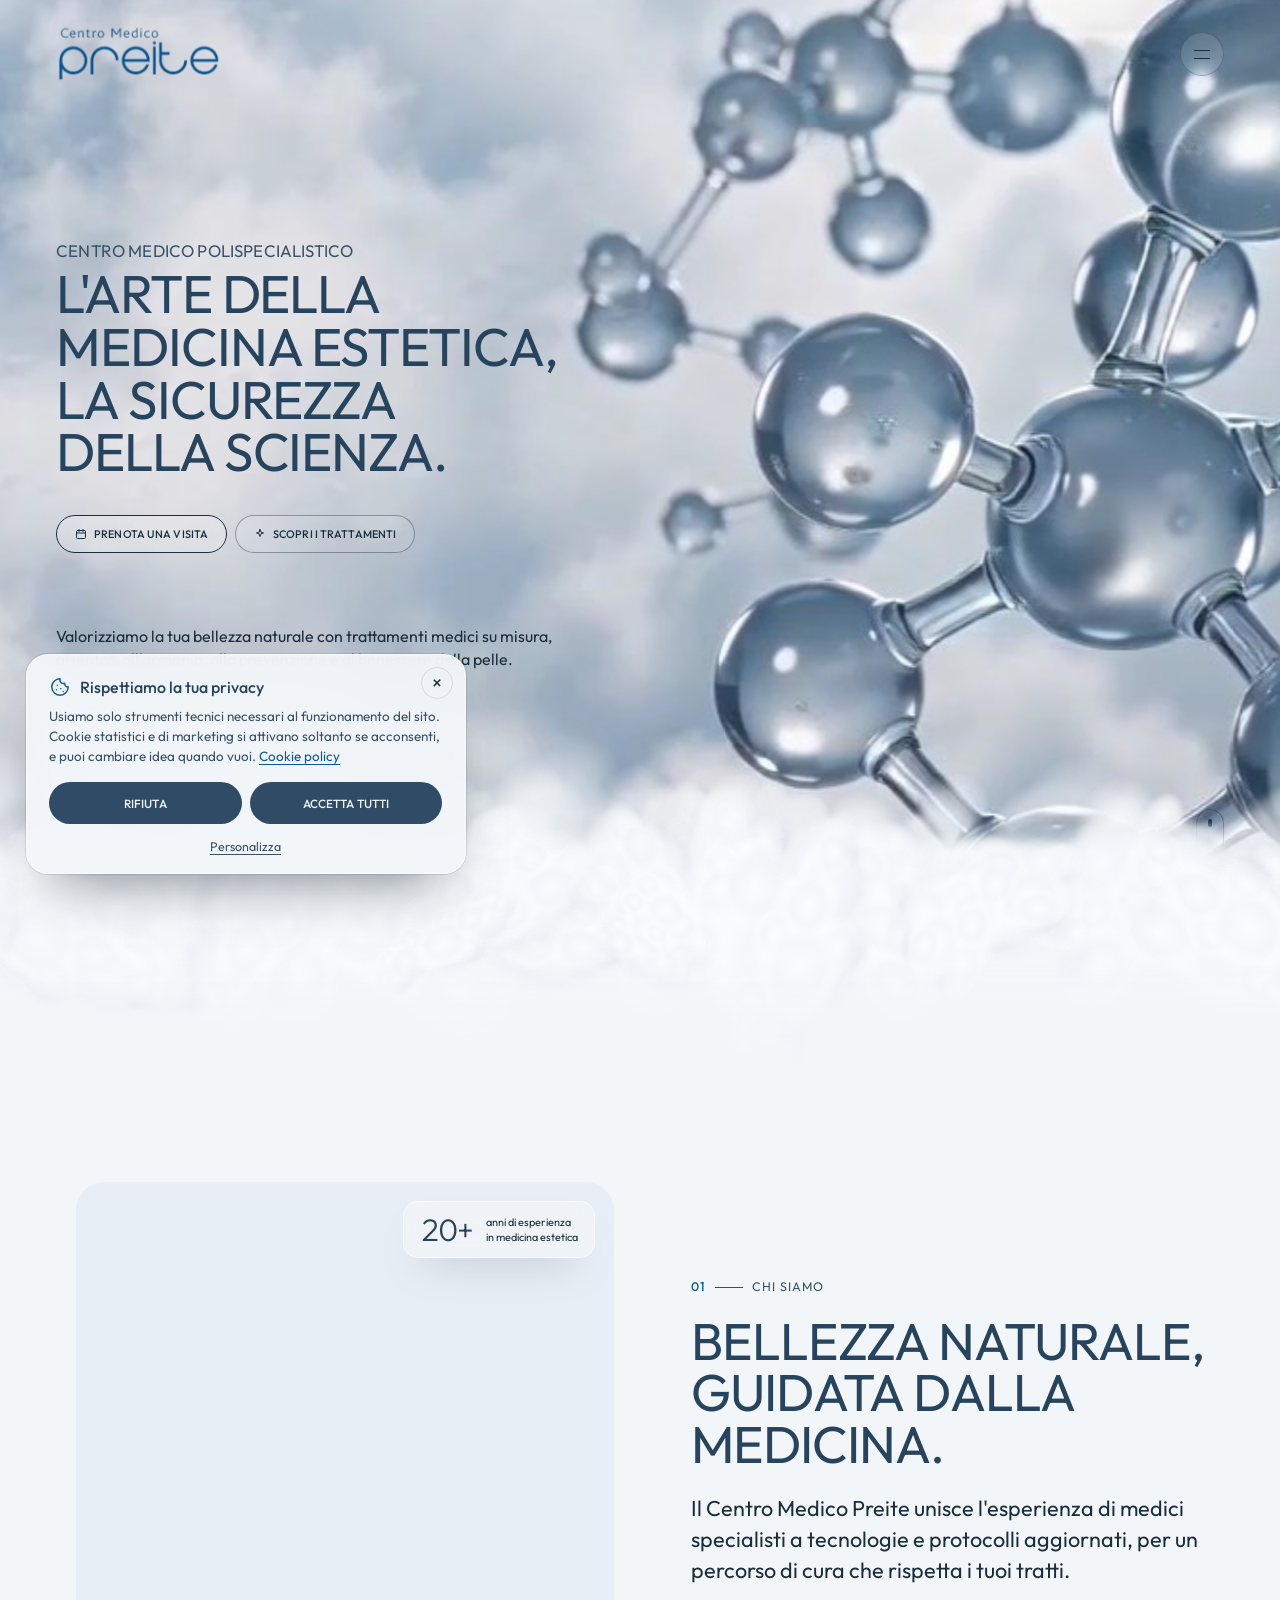
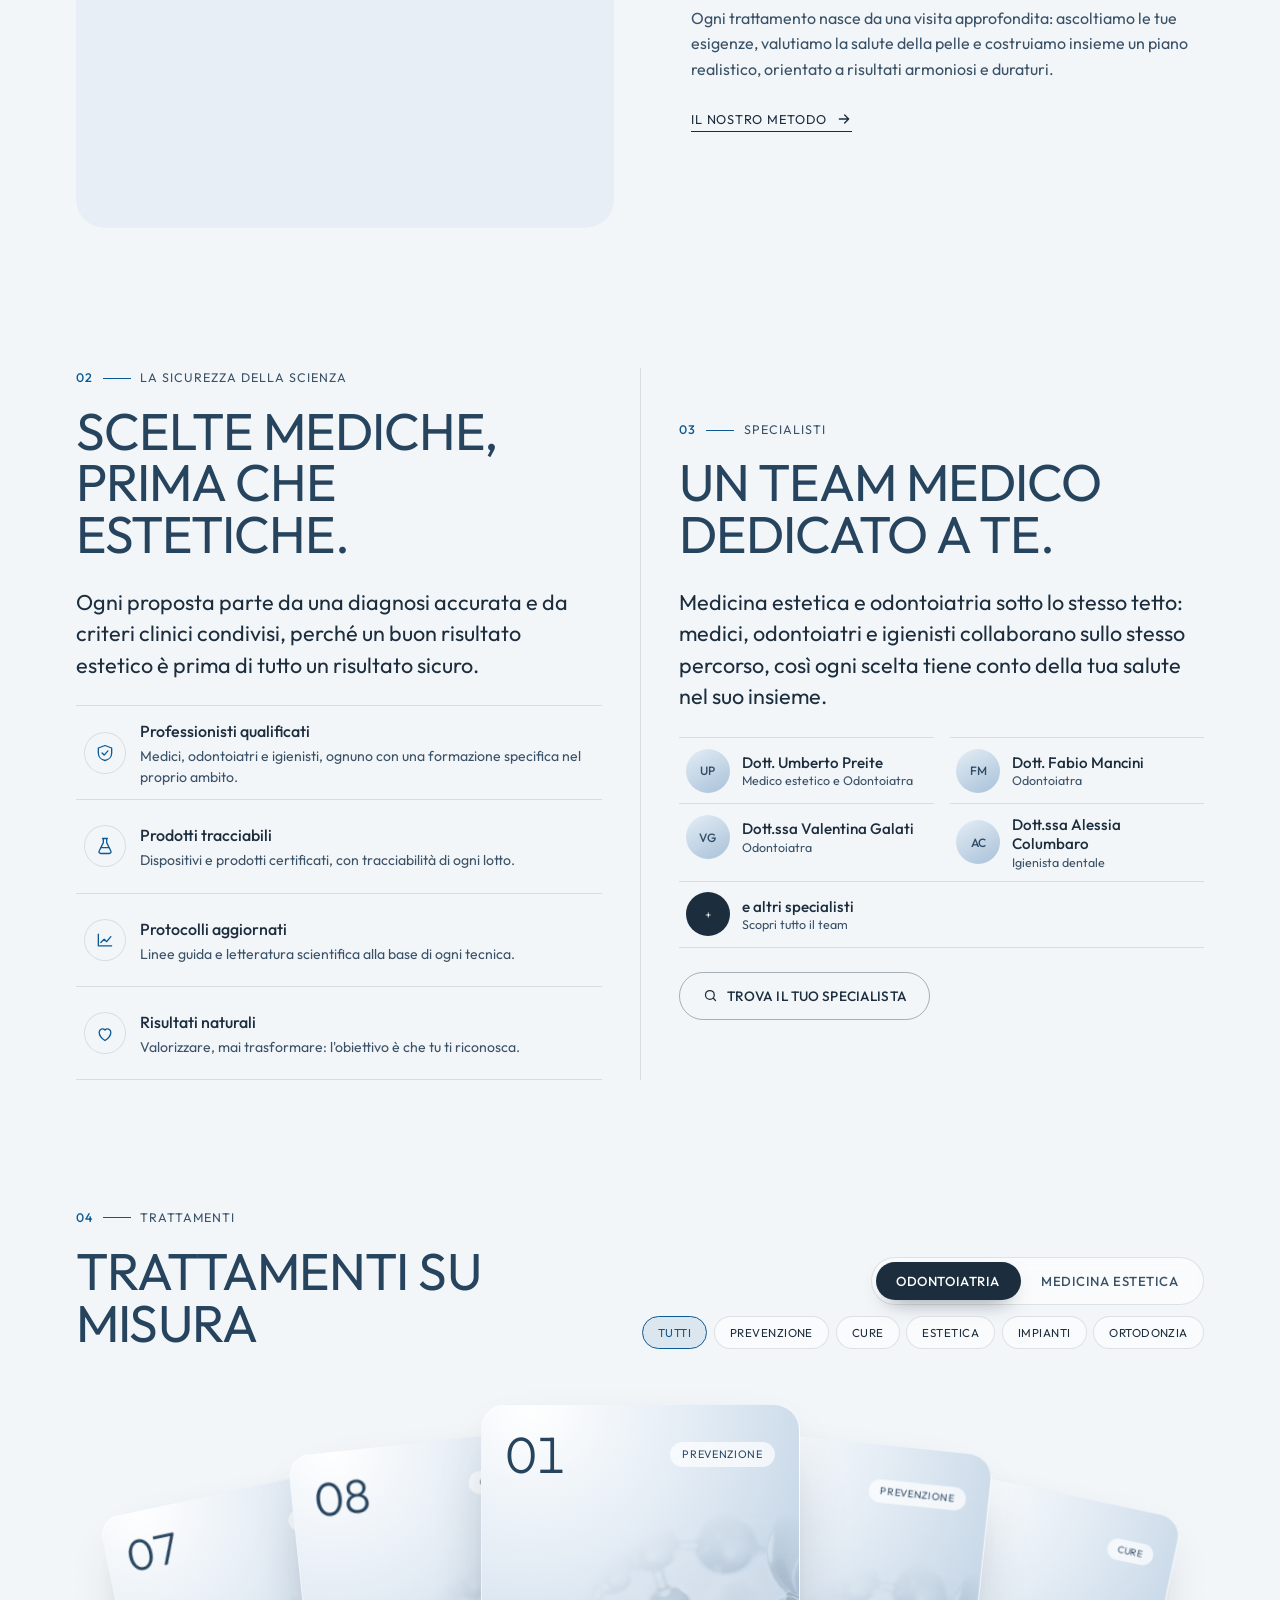
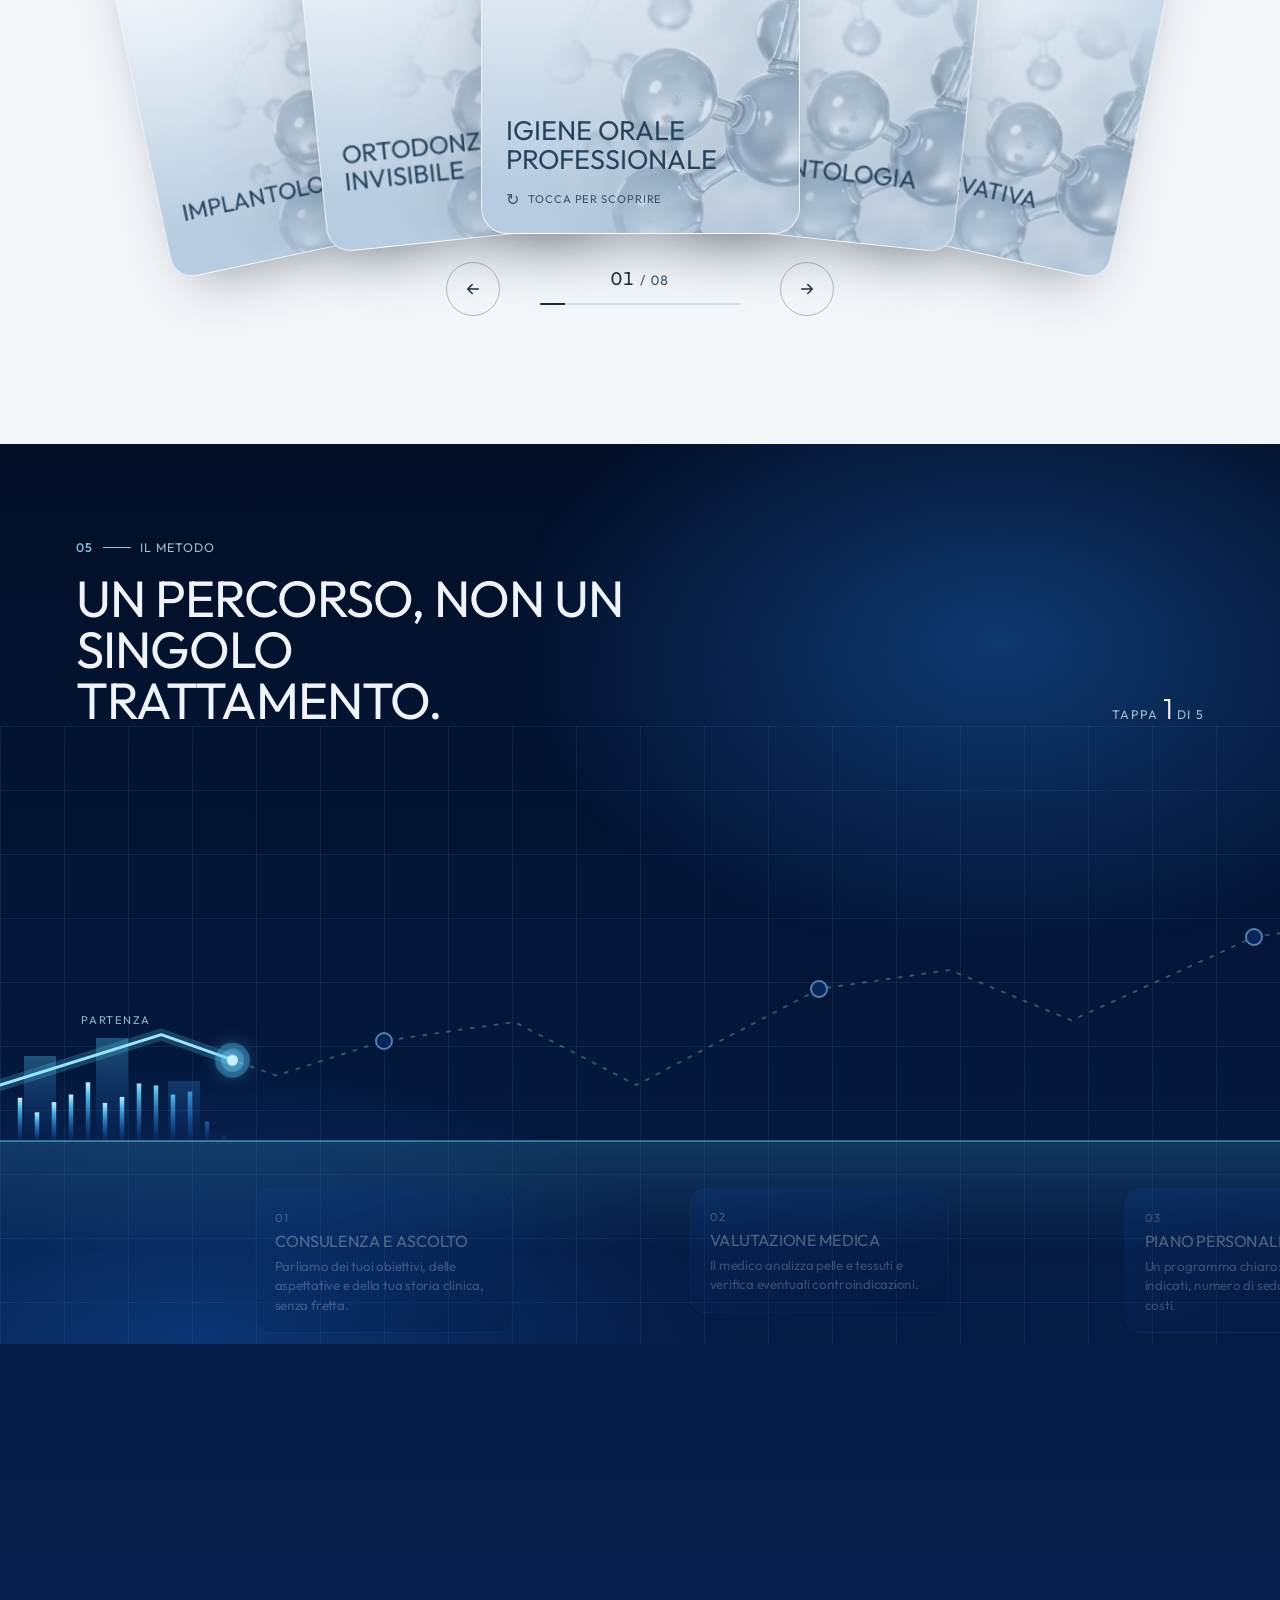
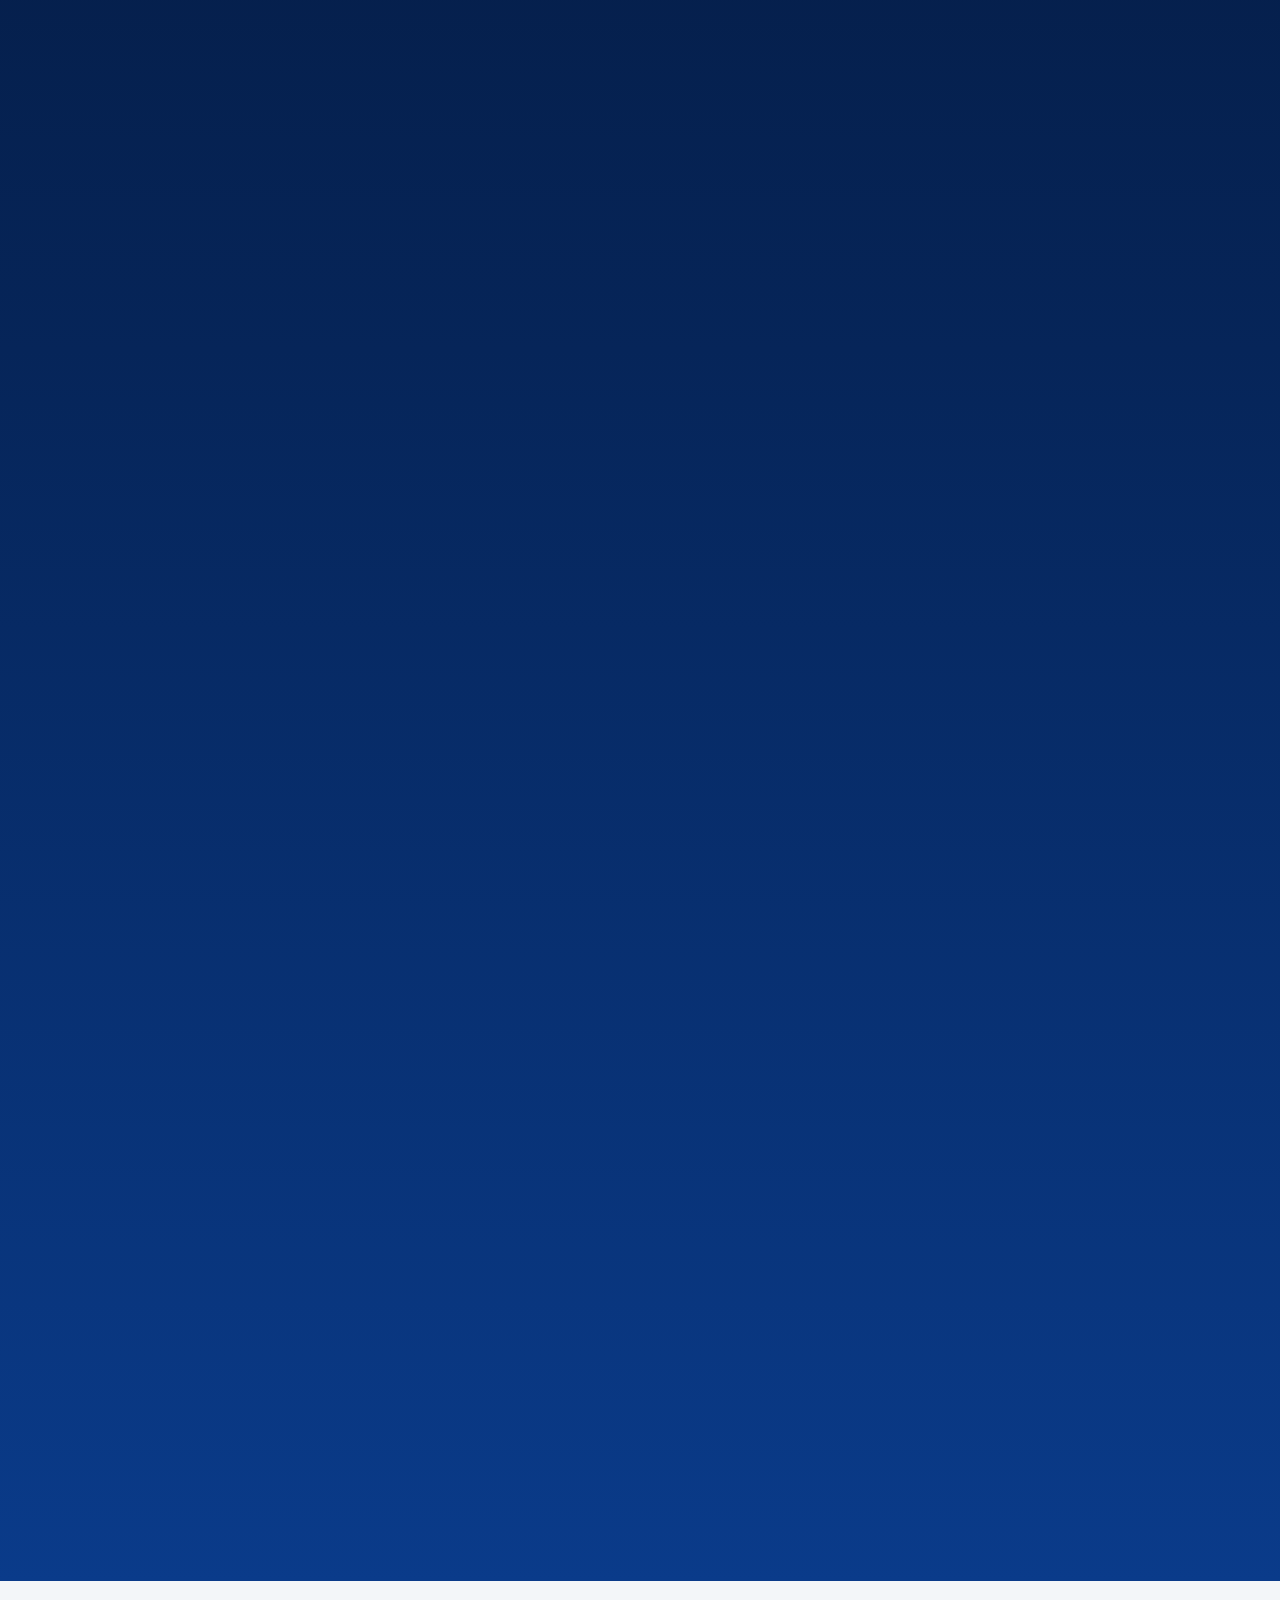
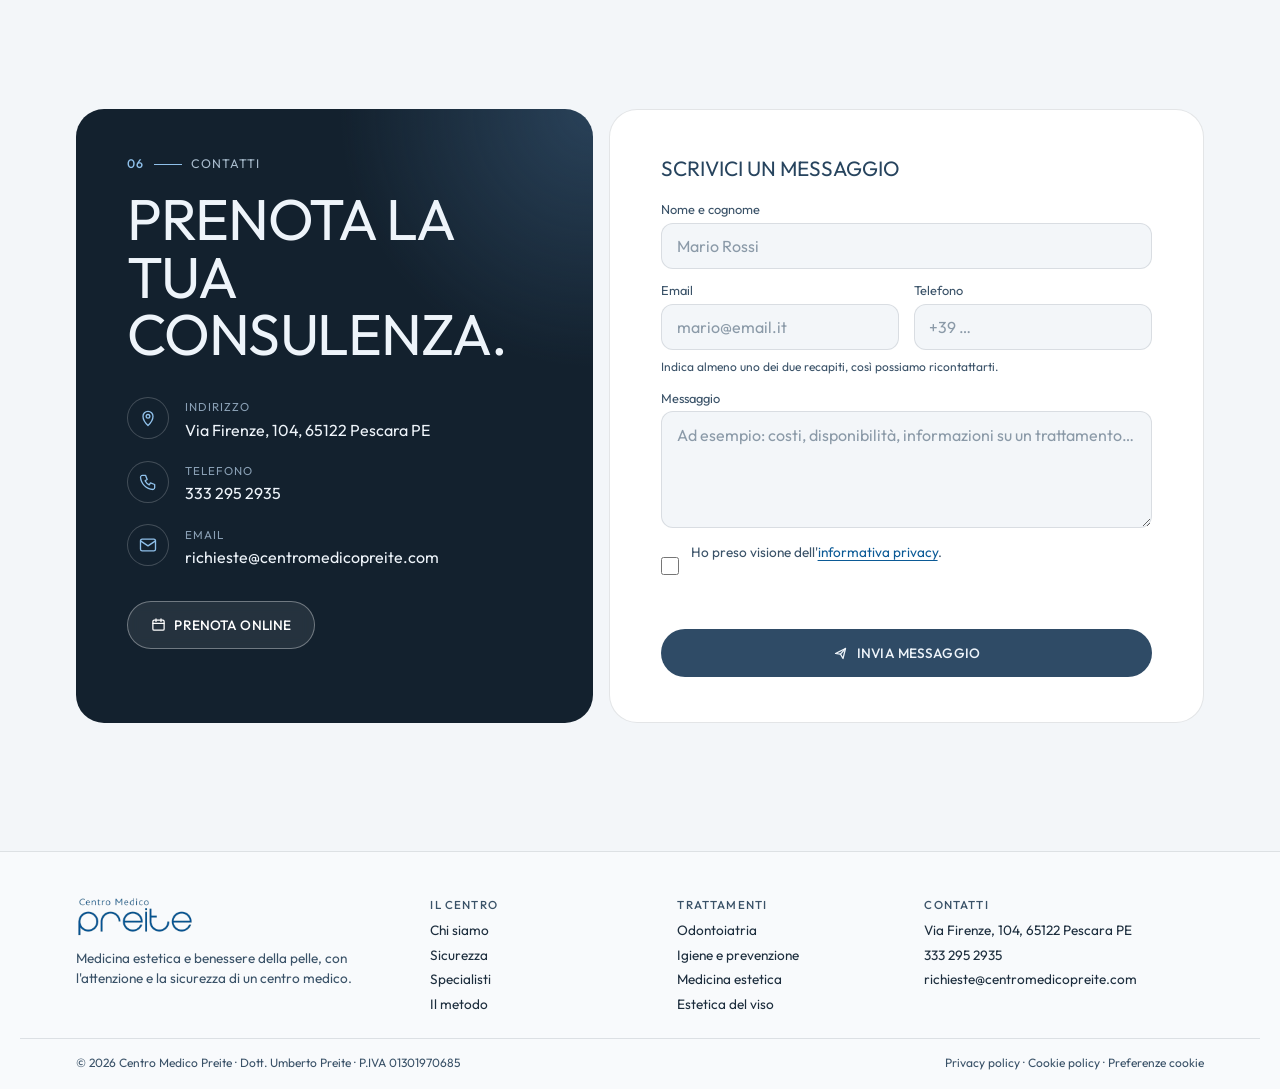
<file: index.html>
<!DOCTYPE html>
<html lang="it">
<head>
  <meta charset="UTF-8" />
  <meta name="viewport" content="width=device-width, initial-scale=1.0" />
  <title>Centro Medico Preite — Odontoiatria e medicina estetica a Pescara</title>
  <meta name="description" content="Odontoiatria, igiene dentale e medicina estetica a Pescara: trattamenti su misura eseguiti da medici e odontoiatri, con la sicurezza della scienza." />

  <!-- Anteprima dei link condivisi (WhatsApp, Facebook, LinkedIn, X…).
       Gli indirizzi devono essere assoluti: aggiornarli se il dominio definitivo è diverso. -->
  <meta property="og:type" content="website" />
  <meta property="og:site_name" content="Centro Medico Preite" />
  <meta property="og:locale" content="it_IT" />
  <meta property="og:url" content="https://www.centromedicopreite.com/" />
  <meta property="og:title" content="Centro Medico Preite — Odontoiatria e medicina estetica a Pescara" />
  <meta property="og:description" content="Odontoiatria, igiene dentale e medicina estetica in Via Firenze 104, Pescara. Prenota una visita online." />
  <meta property="og:image" content="https://www.centromedicopreite.com/assets/og-image.jpg" />
  <meta property="og:image:type" content="image/jpeg" />
  <meta property="og:image:width" content="1200" />
  <meta property="og:image:height" content="630" />
  <meta property="og:image:alt" content="Logo del Centro Medico Preite su sfondo di nuvole e molecole: odontoiatria e medicina estetica, Via Firenze 104, Pescara" />
  <meta name="twitter:card" content="summary_large_image" />
  <link rel="canonical" href="https://www.centromedicopreite.com/" />
  <link rel="icon" href="favicon.ico" sizes="any" />
  <link rel="apple-touch-icon" href="apple-touch-icon.png" />
  <script type="application/ld+json">
  {
    "@context": "https://schema.org",
    "@type": ["MedicalClinic", "Dentist"],
    "name": "Centro Medico Preite",
    "url": "https://www.centromedicopreite.com/",
    "logo": "https://www.centromedicopreite.com/assets/logo-preite.png",
    "image": "https://www.centromedicopreite.com/assets/og-image.jpg",
    "description": "Odontoiatria, igiene dentale e medicina estetica a Pescara.",
    "telephone": "+393332952935",
    "email": "richieste@centromedicopreite.com",
    "vatID": "IT01301970685",
    "address": {
      "@type": "PostalAddress",
      "streetAddress": "Via Firenze, 104",
      "addressLocality": "Pescara",
      "addressRegion": "PE",
      "postalCode": "65122",
      "addressCountry": "IT"
    }
  }
  </script>
  <link rel="preload" href="assets/fonts/outfit-latin.woff2" as="font" type="font/woff2" crossorigin />
  <link rel="stylesheet" href="style.css" />
  <script>document.documentElement.classList.add("js");</script>
</head>
<body>
  <!-- sfondo a puntini che reagisce al cursore (sezioni chiare) -->
  <canvas class="dots-bg" id="dotsBg" aria-hidden="true"></canvas>

  <a class="skip" href="#main">Vai al contenuto</a>

  <!-- ===== Barra in alto (fissa) ===== -->
  <header class="nav" id="siteHeader">
    <a href="#top" class="nav__logo" aria-label="Centro Medico Preite — torna all'inizio">
      <img src="assets/logo-preite.png" alt="Centro Medico Preite" width="352" height="118" />
    </a>

    <button class="nav__video" id="videoToggle" aria-pressed="false" aria-label="Metti in pausa il video">
      <svg class="icon-pause" viewBox="0 0 24 24" aria-hidden="true"><path d="M9 6v12M15 6v12"/></svg>
      <svg class="icon-play" viewBox="0 0 24 24" aria-hidden="true"><path d="M8 5.5v13l10.5-6.5z"/></svg>
    </button>

    <button class="nav__toggle" id="menuToggle" aria-expanded="false" aria-controls="menu" aria-label="Apri menu">
      <span></span><span></span>
    </button>

    <nav class="nav__menu" id="menu" aria-label="Menu principale">
      <a href="#chi-siamo">Chi siamo</a>
      <a href="#trattamenti">Trattamenti</a>
      <a href="#metodo">Il metodo</a>
      <a href="#contatti">Contatti</a>
      <a href="#" data-open="book" class="nav__cta">Prenota una visita</a>
    </nav>
  </header>

  <main id="main">
    <!-- ===== 0. Hero ===== -->
    <section class="hero" id="top">
      <video class="hero__video" id="heroVideo" autoplay muted loop playsinline preload="auto"
             poster="assets/hero-poster.jpg" aria-hidden="true">
        <source src="assets/hero-video.mp4" type="video/mp4" />
      </video>
      <canvas class="hero__smoke" id="smoke" aria-hidden="true"></canvas>

      <div class="hero__content">
        <div class="hero__center">
        <p class="hero__eyebrow reveal" style="--d:0">Centro medico polispecialistico</p>

        <h1 class="hero__title" aria-label="L'arte della medicina estetica, la sicurezza della scienza.">
          <span class="line"><span class="reveal" style="--d:1">L'arte della</span></span>
          <span class="line"><span class="reveal" style="--d:1.5">medicina estetica,</span></span>
          <span class="line"><span class="reveal" style="--d:2">la sicurezza</span></span>
          <span class="line"><span class="reveal" style="--d:2.5">della scienza.</span></span>
        </h1>
        </div>

        <div class="hero__below">
        <div class="hero__actions reveal" style="--d:4">
          <button class="btn btn--primary" data-open="book">
            <svg viewBox="0 0 24 24" aria-hidden="true"><rect x="3" y="5" width="18" height="16" rx="2"/><path d="M3 10h18M8 3v4M16 3v4"/></svg>
            Prenota una visita
          </button>
          <a href="#trattamenti" class="btn btn--light" data-glide>
            <svg viewBox="0 0 24 24" aria-hidden="true"><path d="M12 3l1.8 5.2L19 10l-5.2 1.8L12 17l-1.8-5.2L5 10l5.2-1.8z"/></svg>
            Scopri i trattamenti
          </a>
        </div>

        <p class="hero__text reveal" style="--d:5">
          Valorizziamo la tua bellezza naturale con trattamenti medici su misura, orientati
          all'armonia, alla prevenzione e al benessere della pelle.
        </p>
        </div>
      </div>

      <a href="#chi-siamo" class="hero__scroll" aria-label="Scorri alla sezione successiva">
        <span></span>
      </a>
    </section>

    <!-- ===== Divisore: nuvole tra hero e sezioni ===== -->
    <div class="cloud-divider" aria-hidden="true"><canvas></canvas></div>

    <!-- ===== 1. Zig-zag: media + testo / testo + media ===== -->
    <section class="section zz" id="chi-siamo">
      <div class="container">

        <!-- Riga 1: media a sinistra, testo a destra -->
        <article class="zz__row">
          <figure class="zz__media" data-reveal-media>
            <video class="zz__img" autoplay muted loop playsinline preload="metadata" aria-hidden="true">
              <source src="assets/chi-siamo.mp4" type="video/mp4" />
            </video>
            <figcaption class="zz__badge">
              <strong><span data-count="20">0</span>+</strong>
              <span>anni di esperienza<br />in medicina estetica</span>
            </figcaption>
          </figure>
          <div class="zz__text">
            <p class="eyebrow" data-reveal="left"><span>01</span> Chi siamo</p>
            <h2 class="h2" data-reveal="clip" style="--d:1">Bellezza naturale, guidata dalla medicina.</h2>
            <p class="lead" data-reveal style="--d:2">
              Il Centro Medico Preite unisce l'esperienza di medici specialisti a tecnologie e
              protocolli aggiornati, per un percorso di cura che rispetta i tuoi tratti.
            </p>
            <p data-reveal style="--d:3">
              Ogni trattamento nasce da una visita approfondita: ascoltiamo le tue esigenze,
              valutiamo la salute della pelle e costruiamo insieme un piano realistico,
              orientato a risultati armoniosi e duraturi.
            </p>
            <a href="#metodo" class="link-arrow" data-glide data-reveal style="--d:4">
              Il nostro metodo
              <svg viewBox="0 0 24 24" aria-hidden="true"><path d="M5 12h14M13 6l6 6-6 6"/></svg>
            </a>
          </div>
        </article>

        <!-- Righe 2 e 3: due colonne affiancate, ognuna prosegue in verticale -->
        <div class="zz__pair">
        <article class="zz__col" id="sicurezza">
          <div class="zz__head">
            <p class="eyebrow" data-reveal="left"><span>02</span> La sicurezza della scienza</p>
            <h2 class="h2" data-reveal="clip" style="--d:1">Scelte mediche, prima che estetiche.</h2>
          </div>
          <div class="zz__body">
            <p class="lead" data-reveal style="--d:2">
              Ogni proposta parte da una diagnosi accurata e da criteri clinici condivisi,
              perché un buon risultato estetico è prima di tutto un risultato sicuro.
            </p>
            <ul class="zz__list">
              <li data-reveal style="--d:2">
                <svg viewBox="0 0 24 24" aria-hidden="true"><path d="M12 3 4 6v6c0 4.5 3.4 8.2 8 9 4.6-.8 8-4.5 8-9V6l-8-3z"/><path d="m8.5 12 2.5 2.5 4.5-5"/></svg>
                <div><h3>Professionisti qualificati</h3><p>Medici, odontoiatri e igienisti, ognuno con una formazione specifica nel proprio ambito.</p></div>
              </li>
              <li data-reveal style="--d:3">
                <svg viewBox="0 0 24 24" aria-hidden="true"><path d="M9 3h6M10 3v5L5 18a2 2 0 0 0 1.8 3h10.4A2 2 0 0 0 19 18l-5-10V3"/><path d="M7.5 14h9"/></svg>
                <div><h3>Prodotti tracciabili</h3><p>Dispositivi e prodotti certificati, con tracciabilità di ogni lotto.</p></div>
              </li>
              <li data-reveal style="--d:4">
                <svg viewBox="0 0 24 24" aria-hidden="true"><path d="M4 19V5M4 19h16"/><path d="m7 15 4-4 3 3 5-6"/></svg>
                <div><h3>Protocolli aggiornati</h3><p>Linee guida e letteratura scientifica alla base di ogni tecnica.</p></div>
              </li>
              <li data-reveal style="--d:5">
                <svg viewBox="0 0 24 24" aria-hidden="true"><path d="M12 21s-7-4.4-7-10a4 4 0 0 1 7-2.6A4 4 0 0 1 19 11c0 5.6-7 10-7 10z"/></svg>
                <div><h3>Risultati naturali</h3><p>Valorizzare, mai trasformare: l'obiettivo è che tu ti riconosca.</p></div>
              </li>
            </ul>
          </div>
        </article>

        <article class="zz__col" id="specialisti">
          <div class="zz__head">
            <p class="eyebrow" data-reveal="left"><span>03</span> Specialisti</p>
            <h2 class="h2" data-reveal="clip" style="--d:1">Un team medico dedicato a te.</h2>
          </div>
          <div class="zz__body">
            <p class="lead" data-reveal style="--d:2">
              Medicina estetica e odontoiatria sotto lo stesso tetto: medici, odontoiatri e
              igienisti collaborano sullo stesso percorso, così ogni scelta tiene conto
              della tua salute nel suo insieme.
            </p>
            <ul class="team" id="team" aria-label="Il nostro team"></ul>
            <div data-reveal style="--d:4">
              <button class="btn btn--outline" data-open="doctor">
                <svg viewBox="0 0 24 24" aria-hidden="true"><circle cx="11" cy="11" r="7"/><path d="m20 20-3.5-3.5"/></svg>
                Trova il tuo specialista
              </button>
            </div>
          </div>
        </article>
        </div>
      </div>
    </section>

    <!-- ===== 2. Trattamenti: mazzo di carte da sfogliare ===== -->
    <section class="section treatments" id="trattamenti">
      <div class="container">
        <div class="section__head">
          <div>
            <p class="eyebrow" data-reveal="left"><span>04</span> Trattamenti</p>
            <h2 class="h2" data-reveal="clip" style="--d:1">Trattamenti su misura</h2>
          </div>
          <!-- due gruppi di trattamenti; i filtri sotto cambiano in base al gruppo scelto (script.js) -->
          <div class="treat-nav" data-reveal style="--d:2">
            <div class="groups" role="group" aria-label="Area dei trattamenti">
              <span class="groups__pill" aria-hidden="true"></span>
              <button class="group" type="button" data-group="odontoiatria" aria-pressed="true">Odontoiatria</button>
              <button class="group" type="button" data-group="estetica" aria-pressed="false">Medicina estetica</button>
            </div>
            <div class="filters" id="filters" role="group" aria-label="Filtra trattamenti"></div>
          </div>
        </div>
      </div>

      <div class="deck is-stacked" id="deck" tabindex="0" role="region" aria-roledescription="carosello"
           aria-label="Trattamenti: usa le frecce per sfogliare, Invio per girare la carta">
        <ul class="deck__cards" id="deckCards">
          <!-- ===== Odontoiatria ===== -->
          <li class="tcard" data-group="odontoiatria" data-category="prevenzione" data-speciality="Igiene dentale">
            <div class="tcard__inner">
              <div class="tcard__face tcard__front">
                <div class="tcard__top"><span class="tcard__num"></span><span class="tcard__tag">Prevenzione</span></div>
                <h3>Igiene orale professionale</h3>
                <span class="tcard__hint">Tocca per scoprire</span>
              </div>
              <div class="tcard__face tcard__back">
                <p>Rimozione di placca e tartaro, lucidatura e consigli personalizzati per l'igiene di tutti i giorni.</p>
                <p class="tcard__meta">Durata 45–60 min</p>
                <button type="button" class="btn btn--glass-light tcard__book">Prenota questo trattamento</button>
              </div>
            </div>
          </li>
          <li class="tcard" data-group="odontoiatria" data-category="prevenzione" data-speciality="Odontoiatria">
            <div class="tcard__inner">
              <div class="tcard__face tcard__front">
                <div class="tcard__top"><span class="tcard__num"></span><span class="tcard__tag">Prevenzione</span></div>
                <h3>Parodontologia</h3>
                <span class="tcard__hint">Tocca per scoprire</span>
              </div>
              <div class="tcard__face tcard__back">
                <p>Cura di gengive infiammate e tasche parodontali, per proteggere i tessuti che sostengono i denti.</p>
                <p class="tcard__meta">Durata 45–60 min</p>
                <button type="button" class="btn btn--glass-light tcard__book">Prenota questo trattamento</button>
              </div>
            </div>
          </li>
          <li class="tcard" data-group="odontoiatria" data-category="cure" data-speciality="Odontoiatria">
            <div class="tcard__inner">
              <div class="tcard__face tcard__front">
                <div class="tcard__top"><span class="tcard__num"></span><span class="tcard__tag">Cure</span></div>
                <h3>Conservativa</h3>
                <span class="tcard__hint">Tocca per scoprire</span>
              </div>
              <div class="tcard__face tcard__back">
                <p>Cura della carie e ricostruzione del dente con materiali estetici dello stesso colore dello smalto.</p>
                <p class="tcard__meta">Durata 30–60 min</p>
                <button type="button" class="btn btn--glass-light tcard__book">Prenota questo trattamento</button>
              </div>
            </div>
          </li>
          <li class="tcard" data-group="odontoiatria" data-category="cure" data-speciality="Odontoiatria">
            <div class="tcard__inner">
              <div class="tcard__face tcard__front">
                <div class="tcard__top"><span class="tcard__num"></span><span class="tcard__tag">Cure</span></div>
                <h3>Endodonzia</h3>
                <span class="tcard__hint">Tocca per scoprire</span>
              </div>
              <div class="tcard__face tcard__back">
                <p>Cura dei canali radicolari (devitalizzazione) per salvare il dente naturale ed eliminare il dolore.</p>
                <p class="tcard__meta">Durata 60–90 min</p>
                <button type="button" class="btn btn--glass-light tcard__book">Prenota questo trattamento</button>
              </div>
            </div>
          </li>
          <li class="tcard" data-group="odontoiatria" data-category="estetica" data-speciality="Odontoiatria">
            <div class="tcard__inner">
              <div class="tcard__face tcard__front">
                <div class="tcard__top"><span class="tcard__num"></span><span class="tcard__tag">Estetica</span></div>
                <h3>Sbiancamento dentale</h3>
                <span class="tcard__hint">Tocca per scoprire</span>
              </div>
              <div class="tcard__face tcard__back">
                <p>Schiarisce il colore dei denti in modo graduale e controllato, dopo aver valutato lo stato dello smalto.</p>
                <p class="tcard__meta">Durata 60 min</p>
                <button type="button" class="btn btn--glass-light tcard__book">Prenota questo trattamento</button>
              </div>
            </div>
          </li>
          <li class="tcard" data-group="odontoiatria" data-category="estetica" data-speciality="Odontoiatria">
            <div class="tcard__inner">
              <div class="tcard__face tcard__front">
                <div class="tcard__top"><span class="tcard__num"></span><span class="tcard__tag">Estetica</span></div>
                <h3>Faccette estetiche</h3>
                <span class="tcard__hint">Tocca per scoprire</span>
              </div>
              <div class="tcard__face tcard__back">
                <p>Sottili lamine in ceramica o composito che migliorano forma, colore e allineamento dei denti frontali.</p>
                <p class="tcard__meta">Più sedute</p>
                <button type="button" class="btn btn--glass-light tcard__book">Prenota questo trattamento</button>
              </div>
            </div>
          </li>
          <li class="tcard" data-group="odontoiatria" data-category="impianti" data-speciality="Odontoiatria">
            <div class="tcard__inner">
              <div class="tcard__face tcard__front">
                <div class="tcard__top"><span class="tcard__num"></span><span class="tcard__tag">Impianti</span></div>
                <h3>Implantologia</h3>
                <span class="tcard__hint">Tocca per scoprire</span>
              </div>
              <div class="tcard__face tcard__back">
                <p>Sostituisce i denti mancanti con impianti in titanio e corone su misura, dopo un'accurata diagnosi radiografica.</p>
                <p class="tcard__meta">Più sedute</p>
                <button type="button" class="btn btn--glass-light tcard__book">Prenota questo trattamento</button>
              </div>
            </div>
          </li>
          <li class="tcard" data-group="odontoiatria" data-category="ortodonzia" data-speciality="Odontoiatria">
            <div class="tcard__inner">
              <div class="tcard__face tcard__front">
                <div class="tcard__top"><span class="tcard__num"></span><span class="tcard__tag">Ortodonzia</span></div>
                <h3>Ortodonzia invisibile</h3>
                <span class="tcard__hint">Tocca per scoprire</span>
              </div>
              <div class="tcard__face tcard__back">
                <p>Allineatori trasparenti su misura che correggono gradualmente la posizione dei denti, quasi senza farsi notare.</p>
                <p class="tcard__meta">Percorso di alcuni mesi</p>
                <button type="button" class="btn btn--glass-light tcard__book">Prenota questo trattamento</button>
              </div>
            </div>
          </li>

          <!-- ===== Medicina estetica ===== -->
          <li class="tcard" data-group="estetica" data-category="viso" data-speciality="Medicina estetica">
            <div class="tcard__inner">
              <div class="tcard__face tcard__front">
                <div class="tcard__top"><span class="tcard__num"></span><span class="tcard__tag">Viso</span></div>
                <h3>Filler all'acido ialuronico</h3>
                <span class="tcard__hint">Tocca per scoprire</span>
              </div>
              <div class="tcard__face tcard__back">
                <p>Ripristina i volumi e definisce i contorni del viso in modo graduale, rispettando le proporzioni naturali.</p>
                <p class="tcard__meta">Durata 30–45 min</p>
                <button type="button" class="btn btn--glass-light tcard__book">Prenota questo trattamento</button>
              </div>
            </div>
          </li>
          <li class="tcard" data-group="estetica" data-category="viso" data-speciality="Medicina estetica">
            <div class="tcard__inner">
              <div class="tcard__face tcard__front">
                <div class="tcard__top"><span class="tcard__num"></span><span class="tcard__tag">Viso</span></div>
                <h3>Tossina botulinica</h3>
                <span class="tcard__hint">Tocca per scoprire</span>
              </div>
              <div class="tcard__face tcard__back">
                <p>Attenua le rughe d'espressione di fronte e contorno occhi, mantenendo la mimica spontanea del volto.</p>
                <p class="tcard__meta">Durata 20–30 min</p>
                <button type="button" class="btn btn--glass-light tcard__book">Prenota questo trattamento</button>
              </div>
            </div>
          </li>
          <li class="tcard" data-group="estetica" data-category="viso" data-speciality="Medicina estetica">
            <div class="tcard__inner">
              <div class="tcard__face tcard__front">
                <div class="tcard__top"><span class="tcard__num"></span><span class="tcard__tag">Viso</span></div>
                <h3>Biorivitalizzazione</h3>
                <span class="tcard__hint">Tocca per scoprire</span>
              </div>
              <div class="tcard__face tcard__back">
                <p>Microiniezioni di principi attivi che idratano in profondità e restituiscono luminosità e compattezza.</p>
                <p class="tcard__meta">Durata 30 min</p>
                <button type="button" class="btn btn--glass-light tcard__book">Prenota questo trattamento</button>
              </div>
            </div>
          </li>
          <li class="tcard" data-group="estetica" data-category="pelle" data-speciality="Medicina estetica">
            <div class="tcard__inner">
              <div class="tcard__face tcard__front">
                <div class="tcard__top"><span class="tcard__num"></span><span class="tcard__tag">Pelle</span></div>
                <h3>Peeling chimico</h3>
                <span class="tcard__hint">Tocca per scoprire</span>
              </div>
              <div class="tcard__face tcard__back">
                <p>Rinnova lo strato superficiale della pelle per uniformare tono e texture e ridurre le imperfezioni.</p>
                <p class="tcard__meta">Durata 30 min</p>
                <button type="button" class="btn btn--glass-light tcard__book">Prenota questo trattamento</button>
              </div>
            </div>
          </li>
          <li class="tcard" data-group="estetica" data-category="pelle" data-speciality="Medicina estetica">
            <div class="tcard__inner">
              <div class="tcard__face tcard__front">
                <div class="tcard__top"><span class="tcard__num"></span><span class="tcard__tag">Pelle</span></div>
                <h3>Laser per macchie e discromie</h3>
                <span class="tcard__hint">Tocca per scoprire</span>
              </div>
              <div class="tcard__face tcard__back">
                <p>Tratta le macchie cutanee in modo mirato, dopo una valutazione dermatologica del tipo di pelle.</p>
                <p class="tcard__meta">Durata 20–40 min</p>
                <button type="button" class="btn btn--glass-light tcard__book">Prenota questo trattamento</button>
              </div>
            </div>
          </li>
          <li class="tcard" data-group="estetica" data-category="pelle" data-speciality="Medicina estetica">
            <div class="tcard__inner">
              <div class="tcard__face tcard__front">
                <div class="tcard__top"><span class="tcard__num"></span><span class="tcard__tag">Pelle</span></div>
                <h3>Trattamento di acne ed esiti</h3>
                <span class="tcard__hint">Tocca per scoprire</span>
              </div>
              <div class="tcard__face tcard__back">
                <p>Protocolli combinati per ridurre l'infiammazione e migliorare la texture della pelle nel tempo.</p>
                <p class="tcard__meta">Durata 30 min</p>
                <button type="button" class="btn btn--glass-light tcard__book">Prenota questo trattamento</button>
              </div>
            </div>
          </li>
          <li class="tcard" data-group="estetica" data-category="corpo" data-speciality="Medicina estetica">
            <div class="tcard__inner">
              <div class="tcard__face tcard__front">
                <div class="tcard__top"><span class="tcard__num"></span><span class="tcard__tag">Corpo</span></div>
                <h3>Carbossiterapia</h3>
                <span class="tcard__hint">Tocca per scoprire</span>
              </div>
              <div class="tcard__face tcard__back">
                <p>Favorisce la microcircolazione e il tono dei tessuti in caso di cellulite e adiposità localizzate.</p>
                <p class="tcard__meta">Durata 20–30 min</p>
                <button type="button" class="btn btn--glass-light tcard__book">Prenota questo trattamento</button>
              </div>
            </div>
          </li>
          <li class="tcard" data-group="estetica" data-category="corpo" data-speciality="Medicina estetica">
            <div class="tcard__inner">
              <div class="tcard__face tcard__front">
                <div class="tcard__top"><span class="tcard__num"></span><span class="tcard__tag">Corpo</span></div>
                <h3>Scleroterapia</h3>
                <span class="tcard__hint">Tocca per scoprire</span>
              </div>
              <div class="tcard__face tcard__back">
                <p>Trattamento dei capillari e delle piccole vene visibili degli arti inferiori, previa visita angiologica.</p>
                <p class="tcard__meta">Durata 30 min</p>
                <button type="button" class="btn btn--glass-light tcard__book">Prenota questo trattamento</button>
              </div>
            </div>
          </li>
          <li class="tcard" data-group="estetica" data-category="corpo" data-speciality="Medicina estetica">
            <div class="tcard__inner">
              <div class="tcard__face tcard__front">
                <div class="tcard__top"><span class="tcard__num"></span><span class="tcard__tag">Corpo</span></div>
                <h3>Epilazione laser</h3>
                <span class="tcard__hint">Tocca per scoprire</span>
              </div>
              <div class="tcard__face tcard__back">
                <p>Riduzione progressiva dei peli superflui con parametri personalizzati sul fototipo.</p>
                <p class="tcard__meta">Durata 15–60 min</p>
                <button type="button" class="btn btn--glass-light tcard__book">Prenota questo trattamento</button>
              </div>
            </div>
          </li>
          <li class="tcard" data-group="estetica" data-category="benessere" data-speciality="Medicina estetica">
            <div class="tcard__inner">
              <div class="tcard__face tcard__front">
                <div class="tcard__top"><span class="tcard__num"></span><span class="tcard__tag">Benessere</span></div>
                <h3>Consulenza nutrizionale</h3>
                <span class="tcard__hint">Tocca per scoprire</span>
              </div>
              <div class="tcard__face tcard__back">
                <p>Un piano alimentare personalizzato che sostiene la salute della pelle e il benessere generale.</p>
                <p class="tcard__meta">Durata 45–60 min</p>
                <button type="button" class="btn btn--glass-light tcard__book">Prenota questo trattamento</button>
              </div>
            </div>
          </li>
          <li class="tcard" data-group="estetica" data-category="benessere" data-speciality="Medicina estetica">
            <div class="tcard__inner">
              <div class="tcard__face tcard__front">
                <div class="tcard__top"><span class="tcard__num"></span><span class="tcard__tag">Benessere</span></div>
                <h3>Check-up della pelle</h3>
                <span class="tcard__hint">Tocca per scoprire</span>
              </div>
              <div class="tcard__face tcard__back">
                <p>Valutazione dermatologica completa con analisi dello stato cutaneo, per impostare il percorso più adatto.</p>
                <p class="tcard__meta">Durata 30 min</p>
                <button type="button" class="btn btn--glass-light tcard__book">Prenota questo trattamento</button>
              </div>
            </div>
          </li>
        </ul>
      </div>

      <div class="container deck__controls" data-reveal style="--d:3">
        <button class="deck__arrow" id="deckPrev" type="button" aria-label="Trattamento precedente">
          <svg viewBox="0 0 24 24" aria-hidden="true"><path d="M19 12H5M11 6l-6 6 6 6"/></svg>
        </button>
        <div class="deck__status">
          <p class="deck__count" aria-live="polite"><span id="deckIndex">01</span> / <span id="deckTotal">12</span></p>
          <div class="deck__bar"><span id="deckBar"></span></div>        </div>
        <button class="deck__arrow" id="deckNext" type="button" aria-label="Trattamento successivo">
          <svg viewBox="0 0 24 24" aria-hidden="true"><path d="M5 12h14M13 6l6 6-6 6"/></svg>
        </button>
      </div>
    </section>

    <!-- Divisore di nuvole tra trattamenti (chiaro) e metodo (scuro) -->
    <div class="cloud-divider cloud-divider--mid cloud-divider--flip" aria-hidden="true"><canvas></canvas></div>

    <!-- ===== 3. Il metodo: mappa che scorre in orizzontale ===== -->
    <section class="method" id="metodo">
      <div class="method__sticky">
        <div class="container method__head">
          <div>
            <p class="eyebrow eyebrow--light" data-reveal="left"><span>05</span> Il metodo</p>
            <h2 class="h2 h2--light" data-reveal="clip" style="--d:1">Un percorso, non un singolo trattamento.</h2>
          </div>
          <p class="method__stage" data-reveal="right" style="--d:2" aria-live="polite">Tappa <strong id="stageNow">1</strong> di <span id="stageTotal">5</span></p>
        </div>

        <div class="method__viewport">
          <!-- grafico "in crescita" (barre luminose, linea a zig-zag che sale, freccia finale):
               disegnato su un canvas grande quanto lo schermo, non su tutta la mappa -->
          <canvas class="map-canvas" id="mapCanvas" aria-hidden="true"></canvas>
          <div class="method__track" id="methodTrack">

            <span class="map__label map__label--start" id="mapStart">Partenza</span>
            <span class="map__label map__label--end" id="mapEnd">Risultati naturali</span>

            <ol class="stops" id="stops">
              <li class="stop">
                <span class="stop__drop" aria-hidden="true"></span>
                <span class="stop__pin" aria-hidden="true"></span>
                <div class="stop__card">
                  <span class="stop__num">01</span>
                  <h3>Consulenza e ascolto</h3>
                  <p>Parliamo dei tuoi obiettivi, delle aspettative e della tua storia clinica, senza fretta.</p>
                </div>
              </li>
              <li class="stop">
                <span class="stop__drop" aria-hidden="true"></span>
                <span class="stop__pin" aria-hidden="true"></span>
                <div class="stop__card">
                  <span class="stop__num">02</span>
                  <h3>Valutazione medica</h3>
                  <p>Il medico analizza pelle e tessuti e verifica eventuali controindicazioni.</p>
                </div>
              </li>
              <li class="stop">
                <span class="stop__drop" aria-hidden="true"></span>
                <span class="stop__pin" aria-hidden="true"></span>
                <div class="stop__card">
                  <span class="stop__num">03</span>
                  <h3>Piano personalizzato</h3>
                  <p>Un programma chiaro: trattamenti indicati, numero di sedute, tempi e costi.</p>
                </div>
              </li>
              <li class="stop">
                <span class="stop__drop" aria-hidden="true"></span>
                <span class="stop__pin" aria-hidden="true"></span>
                <div class="stop__card">
                  <span class="stop__num">04</span>
                  <h3>Trattamento</h3>
                  <p>Eseguito dal medico in ambulatorio, con indicazioni scritte per i giorni successivi.</p>
                </div>
              </li>
              <li class="stop">
                <span class="stop__drop" aria-hidden="true"></span>
                <span class="stop__pin" aria-hidden="true"></span>
                <div class="stop__card">
                  <span class="stop__num">05</span>
                  <h3>Follow-up</h3>
                  <p>Controlli programmati per verificare i risultati e mantenerli nel tempo.</p>
                </div>
              </li>
            </ol>
          </div>
          <!-- punta luminosa che avanza sulla linea -->
          <div class="map-walker" id="mapWalker" aria-hidden="true"></div>
        </div>
      </div>
    </section>

    <!-- Divisore di nuvole tra metodo (scuro) e contatti (chiaro) -->
    <div class="cloud-divider cloud-divider--mid" aria-hidden="true"><canvas></canvas></div>

    <!-- ===== 4. Prenota la tua consulenza ===== -->
    <section class="section contact" id="contatti">
      <div class="container contact__grid">
        <div class="contact__info" data-reveal="left">
          <p class="eyebrow eyebrow--light"><span>06</span> Contatti</p>
          <h2 class="h2 h2--light">Prenota la tua consulenza.</h2>
          <ul class="contact__list">
            <li>
              <svg viewBox="0 0 24 24" aria-hidden="true"><path d="M12 21s-6-5.4-6-11a6 6 0 0 1 12 0c0 5.6-6 11-6 11z"/><circle cx="12" cy="10" r="2.2"/></svg>
              <div><span>Indirizzo</span><p><a href="https://www.google.com/maps/search/?api=1&amp;query=Via+Firenze+104+65122+Pescara" target="_blank" rel="noopener">Via Firenze, 104, 65122 Pescara PE</a></p></div>
            </li>
            <li>
              <svg viewBox="0 0 24 24" aria-hidden="true"><path d="M5 4h4l2 5-2.5 1.5a11 11 0 0 0 5 5L15 13l5 2v4a2 2 0 0 1-2 2A16 16 0 0 1 3 6a2 2 0 0 1 2-2z"/></svg>
              <div><span>Telefono</span><p><a href="tel:+393332952935">333 295 2935</a></p></div>
            </li>
            <li>
              <svg viewBox="0 0 24 24" aria-hidden="true"><rect x="3" y="5" width="18" height="14" rx="2"/><path d="m3 7 9 6 9-6"/></svg>
              <div><span>Email</span><p><a href="mailto:richieste@centromedicopreite.com">richieste@centromedicopreite.com</a></p></div>
            </li>
          </ul>
          <button class="btn btn--glass-light" data-open="book">
            <svg viewBox="0 0 24 24" aria-hidden="true"><rect x="3" y="5" width="18" height="16" rx="2"/><path d="M3 10h18M8 3v4M16 3v4"/></svg>
            Prenota online
          </button>
        </div>

        <div class="contact__form" data-reveal="right" style="--d:2">
          <!-- inviato a invia.php, che lo spedisce a richieste@centromedicopreite.com -->
          <form id="contactForm" action="invia.php" method="post" novalidate>
            <h3 class="contact__title">Scrivici un messaggio</h3>
            <input type="hidden" name="tipo" value="contatto" />
            <label>Nome e cognome
              <input type="text" name="name" required maxlength="80" autocomplete="name" placeholder="Mario Rossi" />
            </label>
            <div class="form__row">
              <label>Email
                <input type="email" name="email" maxlength="120" autocomplete="email" placeholder="mario@email.it" />
              </label>
              <label>Telefono
                <input type="tel" name="phone" maxlength="20" autocomplete="tel" placeholder="+39 …" />
              </label>
            </div>
            <p class="form__hint">Indica almeno uno dei due recapiti, così possiamo ricontattarti.</p>
            <label>Messaggio
              <textarea name="message" rows="5" required maxlength="1000" placeholder="Ad esempio: costi, disponibilità, informazioni su un trattamento…"></textarea>
            </label>
            <!-- campo trappola per lo spam: invisibile alle persone -->
            <label class="hp" aria-hidden="true">Sito web <input type="text" name="sito_web" tabindex="-1" autocomplete="off" /></label>
            <label class="check-row">
              <input type="checkbox" name="privacy" required />
              <span>Ho preso visione dell'<a href="privacy.html" target="_blank" rel="noopener">informativa privacy</a>.</span>
            </label>
            <p class="form__error" id="contactError" role="alert"></p>
            <button type="submit" class="btn btn--primary btn--block">
              <svg viewBox="0 0 24 24" aria-hidden="true"><path d="M4 12 20 4l-4 16-4-7-8-1z"/><path d="m12 13 8-9"/></svg>
              Invia messaggio
            </button>
          </form>
          <div class="contact__success" id="contactSuccess" hidden>
            <div class="check" aria-hidden="true"><svg viewBox="0 0 24 24"><path d="m5 12 5 5 9-10"/></svg></div>
            <h3>Messaggio inviato</h3>
            <p id="contactSuccessText"></p>
            <button type="button" class="btn btn--outline" id="contactReset">Scrivi un altro messaggio</button>
          </div>
        </div>
      </div>
    </section>
  </main>

  <!-- ===== 5. Footer ===== -->
  <footer class="footer">
    <div class="container footer__grid">
      <div class="footer__brand" data-reveal>
        <img src="assets/logo-preite.png" alt="Centro Medico Preite" width="352" height="118" />
        <p>Medicina estetica e benessere della pelle, con l'attenzione e la sicurezza di un centro medico.</p>
      </div>
      <nav aria-label="Link del sito" data-reveal style="--d:1">
        <h3>Il centro</h3>
        <ul>
          <li><a href="#chi-siamo">Chi siamo</a></li>
          <li><a href="#sicurezza">Sicurezza</a></li>
          <li><a href="#specialisti">Specialisti</a></li>
          <li><a href="#metodo">Il metodo</a></li>
        </ul>
      </nav>
      <nav aria-label="Trattamenti" data-reveal style="--d:2">
        <h3>Trattamenti</h3>
        <ul>
          <li><a href="#trattamenti" data-filter-link="odontoiatria">Odontoiatria</a></li>
          <li><a href="#trattamenti" data-filter-link="odontoiatria/prevenzione">Igiene e prevenzione</a></li>
          <li><a href="#trattamenti" data-filter-link="estetica">Medicina estetica</a></li>
          <li><a href="#trattamenti" data-filter-link="estetica/viso">Estetica del viso</a></li>
        </ul>
      </nav>
      <div data-reveal style="--d:3">
        <h3>Contatti</h3>
        <ul>
          <li><a href="https://www.google.com/maps/search/?api=1&amp;query=Via+Firenze+104+65122+Pescara" target="_blank" rel="noopener">Via Firenze, 104, 65122 Pescara PE</a></li>
          <li><a href="tel:+393332952935">333 295 2935</a></li>
          <li><a href="mailto:richieste@centromedicopreite.com">richieste@centromedicopreite.com</a></li>
        </ul>
      </div>
    </div>
    <div class="container footer__bottom" data-reveal style="--d:4">
      <p>© <span id="year">2026</span> Centro Medico Preite · Dott. Umberto Preite · P.IVA 01301970685</p>
      <p>
        <a href="privacy.html">Privacy policy</a> · <a href="cookie.html">Cookie policy</a> ·        <button type="button" class="linklike" data-cookie-prefs>Preferenze cookie</button>
      </p>
    </div>
  </footer>

  <a href="#top" class="to-top" id="toTop" aria-label="Torna all'inizio">
    <svg viewBox="0 0 24 24" aria-hidden="true"><path d="M12 19V5M6 11l6-6 6 6"/></svg>
  </a>

  <!-- ===== Modale: prenotazione ===== -->
  <dialog class="modal" id="bookModal" aria-labelledby="bookTitle">
    <button class="modal__close" data-close aria-label="Chiudi">&times;</button>
    <div class="modal__body" id="bookForm">
      <p class="modal__eyebrow">Richiesta di visita</p>
      <h2 id="bookTitle">Prenota una visita</h2>
      <!-- inviato a invia.php, che lo spedisce a richieste@centromedicopreite.com -->
      <form id="bookingForm" action="invia.php" method="post" novalidate>
        <input type="hidden" name="tipo" value="visita" />
        <label>Nome e cognome
          <input type="text" name="name" required maxlength="80" autocomplete="name" placeholder="Mario Rossi" />
        </label>
        <div class="form__row">
          <label>Email
            <input type="email" name="email" maxlength="120" autocomplete="email" placeholder="mario@email.it" />
          </label>
          <label>Telefono
            <input type="tel" name="phone" maxlength="20" autocomplete="tel" placeholder="+39 …" />
          </label>
        </div>
        <p class="form__hint">Indica almeno uno dei due recapiti, così possiamo confermarti l'appuntamento.</p>
        <div class="form__row">
          <label>Area
            <select name="speciality" id="specialitySelect" required>
              <option value="">Seleziona…</option>
            </select>
          </label>
          <label>Giorno preferito
            <input type="date" name="date" id="dateInput" required aria-describedby="dateHint" />
          </label>
        </div>
        <p class="form__hint" id="dateHint">Il centro è chiuso la domenica.</p>
        <label>Professionista <span class="muted">(facoltativo)</span>
          <select name="doctor" id="doctorSelect">
            <option value="">Qualsiasi professionista disponibile</option>
          </select>
        </label>
        <label>Trattamento di interesse <span class="muted">(facoltativo)</span>
          <select name="treatment" id="treatmentSelect">
            <option value="">Da definire con il medico</option>
          </select>
        </label>
        <label class="hp" aria-hidden="true">Sito web <input type="text" name="sito_web" tabindex="-1" autocomplete="off" /></label>
        <label class="check-row">
          <input type="checkbox" name="privacy" required />
          <span>Ho preso visione dell'<a href="privacy.html" target="_blank" rel="noopener">informativa privacy</a>.</span>
        </label>
        <p class="form__error" id="formError" role="alert"></p>
        <button type="submit" class="btn btn--primary btn--block">Invia la richiesta</button>
      </form>
    </div>
    <div class="modal__body modal__success" id="bookSuccess" hidden>
      <div class="check" aria-hidden="true">
        <svg viewBox="0 0 24 24"><path d="m5 12 5 5 9-10"/></svg>
      </div>
      <h2>Richiesta inviata</h2>
      <p id="successText"></p>
      <button class="btn btn--light btn--block" data-close>Fatto</button>
    </div>
  </dialog>

  <!-- ===== Modale: trova un medico ===== -->
  <dialog class="modal modal--wide" id="doctorModal" aria-labelledby="doctorTitle">
    <button class="modal__close" data-close aria-label="Chiudi">&times;</button>
    <div class="modal__body">
      <p class="modal__eyebrow">I nostri specialisti</p>
      <h2 id="doctorTitle">Trova un medico</h2>
      <div class="search">
        <svg viewBox="0 0 24 24" aria-hidden="true"><circle cx="11" cy="11" r="7"/><path d="m20 20-3.5-3.5"/></svg>
        <input type="search" id="doctorSearch" placeholder="Cerca per nome o specialità" aria-label="Cerca medico" />
      </div>
      <div class="chips" id="chips" role="group" aria-label="Filtra per specialità"></div>
      <ul class="doctors" id="doctorList"></ul>
      <p class="doctors__empty" id="noResults" hidden>Nessun medico corrisponde alla ricerca.</p>
    </div>
  </dialog>

  <script src="script.js"></script>
  <script src="cookie-consent.js"></script>
</body>
</html>
</file>
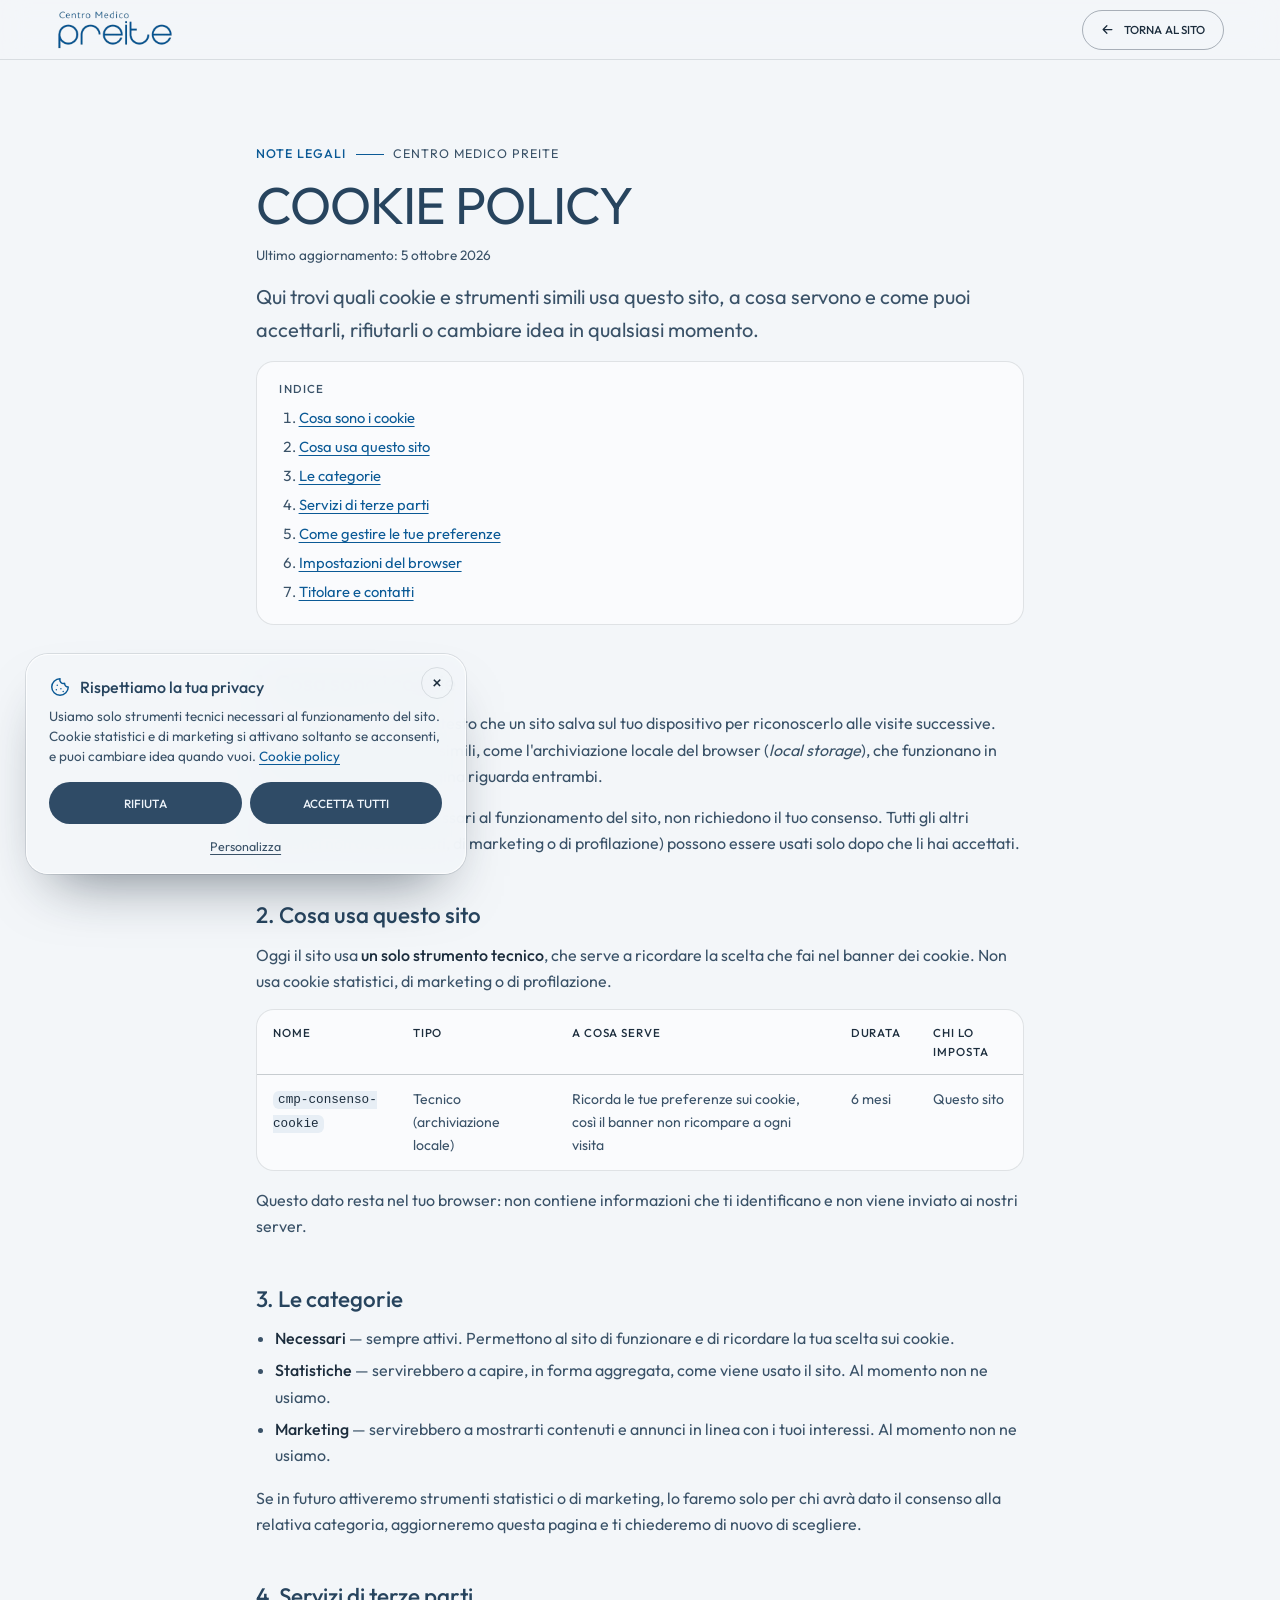
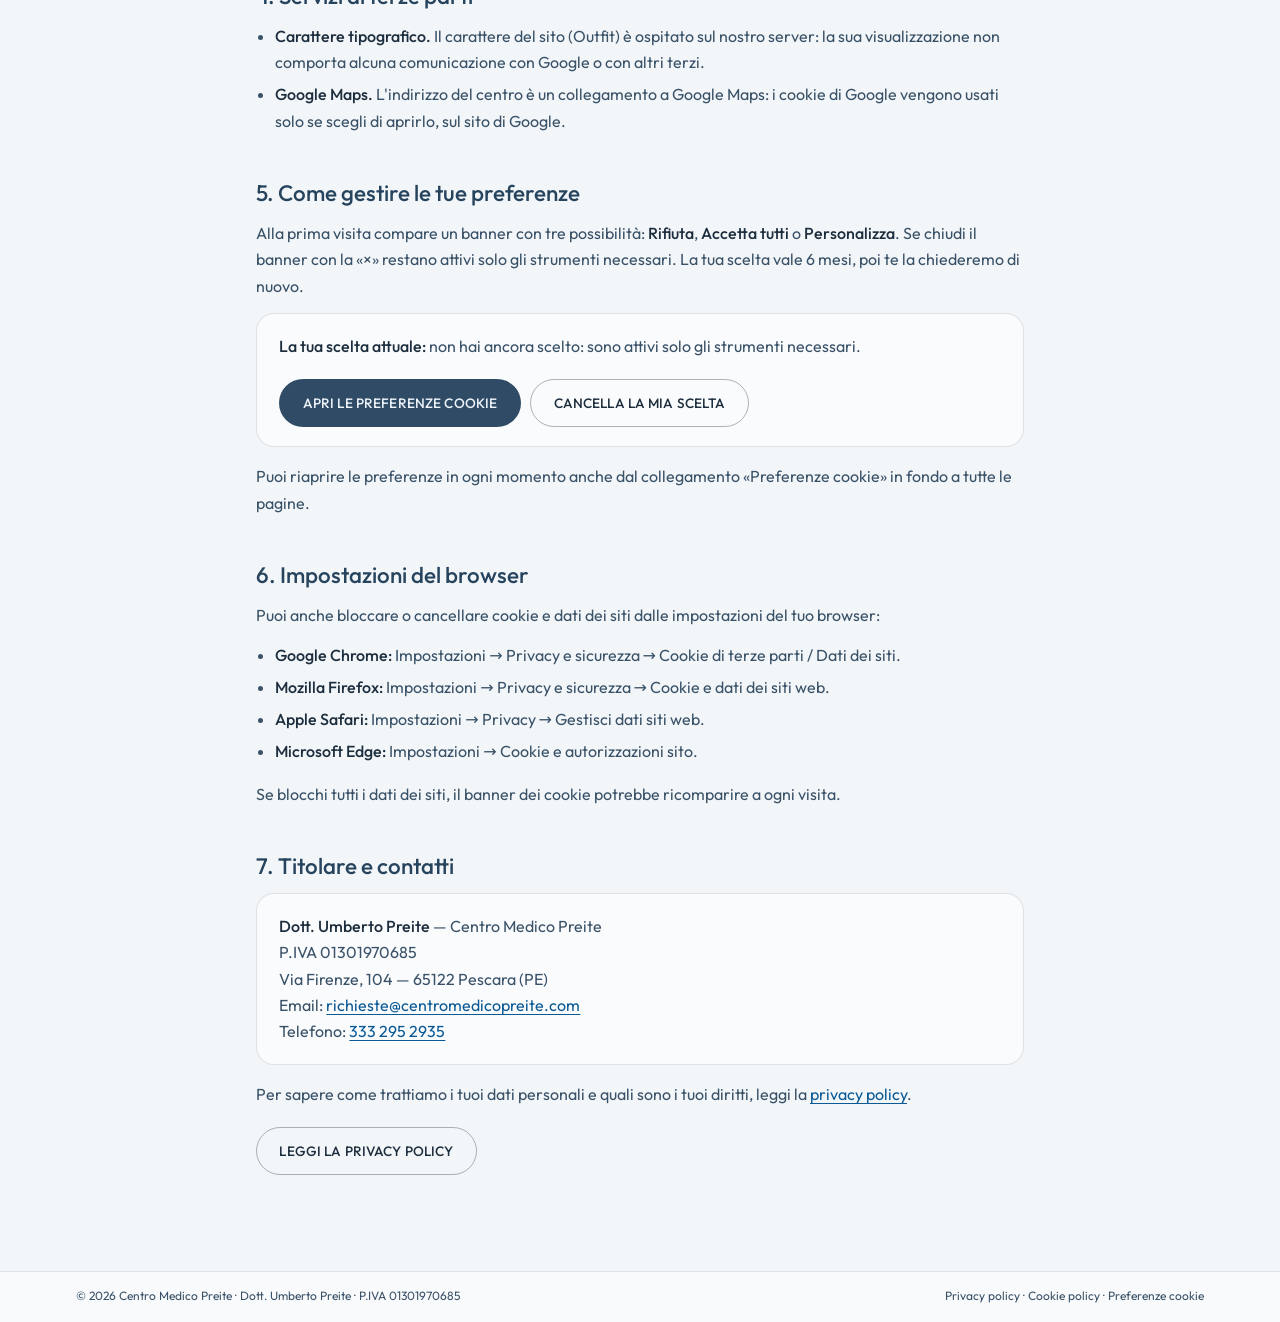
<file: cookie.html>
<!DOCTYPE html>
<html lang="it">
<head>
  <meta charset="UTF-8" />
  <meta name="viewport" content="width=device-width, initial-scale=1.0" />
  <title>Cookie policy — Centro Medico Preite</title>
  <meta name="description" content="Quali cookie e strumenti simili usa il sito del Centro Medico Preite e come gestire le preferenze." />
  <link rel="icon" href="favicon.ico" sizes="any" />
  <link rel="apple-touch-icon" href="apple-touch-icon.png" />
  <link rel="preload" href="assets/fonts/outfit-latin.woff2" as="font" type="font/woff2" crossorigin />
  <link rel="stylesheet" href="style.css" />
</head>
<body class="legal-page">
  <a class="skip" href="#main">Vai al contenuto</a>

  <header class="nav is-scrolled">
    <a href="index.html" class="nav__logo" aria-label="Centro Medico Preite — torna al sito">
      <img src="assets/logo-preite.png" alt="Centro Medico Preite" width="352" height="118" />
    </a>
    <a href="index.html" class="btn btn--outline nav__back">
      <svg viewBox="0 0 24 24" aria-hidden="true"><path d="M19 12H5M11 6l-6 6 6 6"/></svg>
      Torna al sito
    </a>
  </header>

  <main class="legal" id="main">
    <p class="eyebrow"><span>Note legali</span> Centro Medico Preite</p>
    <h1>Cookie policy</h1>
    <p class="legal__meta">Ultimo aggiornamento: 5 ottobre 2026</p>

    <p class="legal__lead">
      Qui trovi quali cookie e strumenti simili usa questo sito, a cosa servono e come puoi
      accettarli, rifiutarli o cambiare idea in qualsiasi momento.
    </p>

    <nav class="legal__toc" aria-label="Indice">
      <h2>Indice</h2>
      <ol>
        <li><a href="#cosa-sono">Cosa sono i cookie</a></li>
        <li><a href="#cosa-usiamo">Cosa usa questo sito</a></li>
        <li><a href="#categorie">Le categorie</a></li>
        <li><a href="#terze-parti">Servizi di terze parti</a></li>
        <li><a href="#gestione">Come gestire le tue preferenze</a></li>
        <li><a href="#browser">Impostazioni del browser</a></li>
        <li><a href="#contatti">Titolare e contatti</a></li>
      </ol>
    </nav>

    <section>
      <h2 id="cosa-sono">1. Cosa sono i cookie</h2>
      <p>
        I cookie sono piccoli file di testo che un sito salva sul tuo dispositivo per riconoscerlo
        alle visite successive. Esistono anche strumenti simili, come l'archiviazione locale del
        browser (<em>local storage</em>), che funzionano in modo analogo: questa pagina riguarda
        entrambi.
      </p>
      <p>
        Gli strumenti <strong>tecnici</strong>, necessari al funzionamento del sito, non richiedono il
        tuo consenso. Tutti gli altri (statistici non anonimizzati, di marketing o di profilazione)
        possono essere usati solo dopo che li hai accettati.
      </p>
    </section>

    <section>
      <h2 id="cosa-usiamo">2. Cosa usa questo sito</h2>
      <p>
        Oggi il sito usa <strong>un solo strumento tecnico</strong>, che serve a ricordare la scelta
        che fai nel banner dei cookie. Non usa cookie statistici, di marketing o di profilazione.
      </p>
      <div class="legal__table">
        <table>
          <thead>
            <tr>
              <th scope="col">Nome</th>
              <th scope="col">Tipo</th>
              <th scope="col">A cosa serve</th>
              <th scope="col">Durata</th>
              <th scope="col">Chi lo imposta</th>
            </tr>
          </thead>
          <tbody>
            <tr>
              <td><code>cmp-consenso-cookie</code></td>
              <td>Tecnico (archiviazione locale)</td>
              <td>Ricorda le tue preferenze sui cookie, così il banner non ricompare a ogni visita</td>
              <td>6 mesi</td>
              <td>Questo sito</td>
            </tr>
          </tbody>
        </table>
      </div>
      <p>
        Questo dato resta nel tuo browser: non contiene informazioni che ti identificano e non viene
        inviato ai nostri server.
      </p>
    </section>

    <section>
      <h2 id="categorie">3. Le categorie</h2>
      <ul>
        <li><strong>Necessari</strong> — sempre attivi. Permettono al sito di funzionare e di ricordare la tua scelta sui cookie.</li>
        <li><strong>Statistiche</strong> — servirebbero a capire, in forma aggregata, come viene usato il sito. Al momento non ne usiamo.</li>
        <li><strong>Marketing</strong> — servirebbero a mostrarti contenuti e annunci in linea con i tuoi interessi. Al momento non ne usiamo.</li>
      </ul>
      <p>
        Se in futuro attiveremo strumenti statistici o di marketing, lo faremo solo per chi avrà dato
        il consenso alla relativa categoria, aggiorneremo questa pagina e ti chiederemo di nuovo di
        scegliere.
      </p>
    </section>

    <section>
      <h2 id="terze-parti">4. Servizi di terze parti</h2>
      <ul>
        <li>
          <strong>Carattere tipografico.</strong> Il carattere del sito (Outfit) è ospitato sul nostro
          server: la sua visualizzazione non comporta alcuna comunicazione con Google o con altri terzi.
        </li>
        <li>
          <strong>Google Maps.</strong> L'indirizzo del centro è un collegamento a Google Maps: i cookie
          di Google vengono usati solo se scegli di aprirlo, sul sito di Google.
        </li>
      </ul>
    </section>

    <section>
      <h2 id="gestione">5. Come gestire le tue preferenze</h2>
      <p>
        Alla prima visita compare un banner con tre possibilità: <strong>Rifiuta</strong>,
        <strong>Accetta tutti</strong> o <strong>Personalizza</strong>. Se chiudi il banner con la
        «×» restano attivi solo gli strumenti necessari. La tua scelta vale 6 mesi, poi te la
        chiederemo di nuovo.
      </p>
      <div class="legal__card">
        <p><strong>La tua scelta attuale:</strong> <span data-cookie-state>non disponibile (JavaScript disattivato).</span></p>
        <div class="legal__actions">
          <button type="button" class="btn btn--primary" data-cookie-prefs>Apri le preferenze cookie</button>
          <button type="button" class="btn btn--outline" data-cookie-reset>Cancella la mia scelta</button>
        </div>
      </div>
      <p>
        Puoi riaprire le preferenze in ogni momento anche dal collegamento «Preferenze cookie» in
        fondo a tutte le pagine.
      </p>
    </section>

    <section>
      <h2 id="browser">6. Impostazioni del browser</h2>
      <p>Puoi anche bloccare o cancellare cookie e dati dei siti dalle impostazioni del tuo browser:</p>
      <ul>
        <li><strong>Google Chrome:</strong> Impostazioni → Privacy e sicurezza → Cookie di terze parti / Dati dei siti.</li>
        <li><strong>Mozilla Firefox:</strong> Impostazioni → Privacy e sicurezza → Cookie e dati dei siti web.</li>
        <li><strong>Apple Safari:</strong> Impostazioni → Privacy → Gestisci dati siti web.</li>
        <li><strong>Microsoft Edge:</strong> Impostazioni → Cookie e autorizzazioni sito.</li>
      </ul>
      <p>Se blocchi tutti i dati dei siti, il banner dei cookie potrebbe ricomparire a ogni visita.</p>
    </section>

    <section>
      <h2 id="contatti">7. Titolare e contatti</h2>
      <div class="legal__card">
        <p>
          <strong>Dott. Umberto Preite</strong> — Centro Medico Preite<br />
          P.IVA 01301970685<br />
          Via Firenze, 104 — 65122 Pescara (PE)<br />
          Email: <a href="mailto:richieste@centromedicopreite.com">richieste@centromedicopreite.com</a><br />
          Telefono: <a href="tel:+393332952935">333 295 2935</a>
        </p>
      </div>
      <p>
        Per sapere come trattiamo i tuoi dati personali e quali sono i tuoi diritti, leggi la
        <a href="privacy.html">privacy policy</a>.
      </p>
      <div class="legal__actions">
        <a href="privacy.html" class="btn btn--outline">Leggi la privacy policy</a>
      </div>
    </section>
  </main>

  <footer class="footer footer--legal">
    <div class="container footer__bottom">
      <p>© 2026 Centro Medico Preite · Dott. Umberto Preite · P.IVA 01301970685</p>
      <p>
        <a href="privacy.html">Privacy policy</a> · <a href="cookie.html" aria-current="page">Cookie policy</a> ·        <button type="button" class="linklike" data-cookie-prefs>Preferenze cookie</button>
      </p>
    </div>
  </footer>

  <script src="cookie-consent.js"></script>
</body>
</html>
</file>
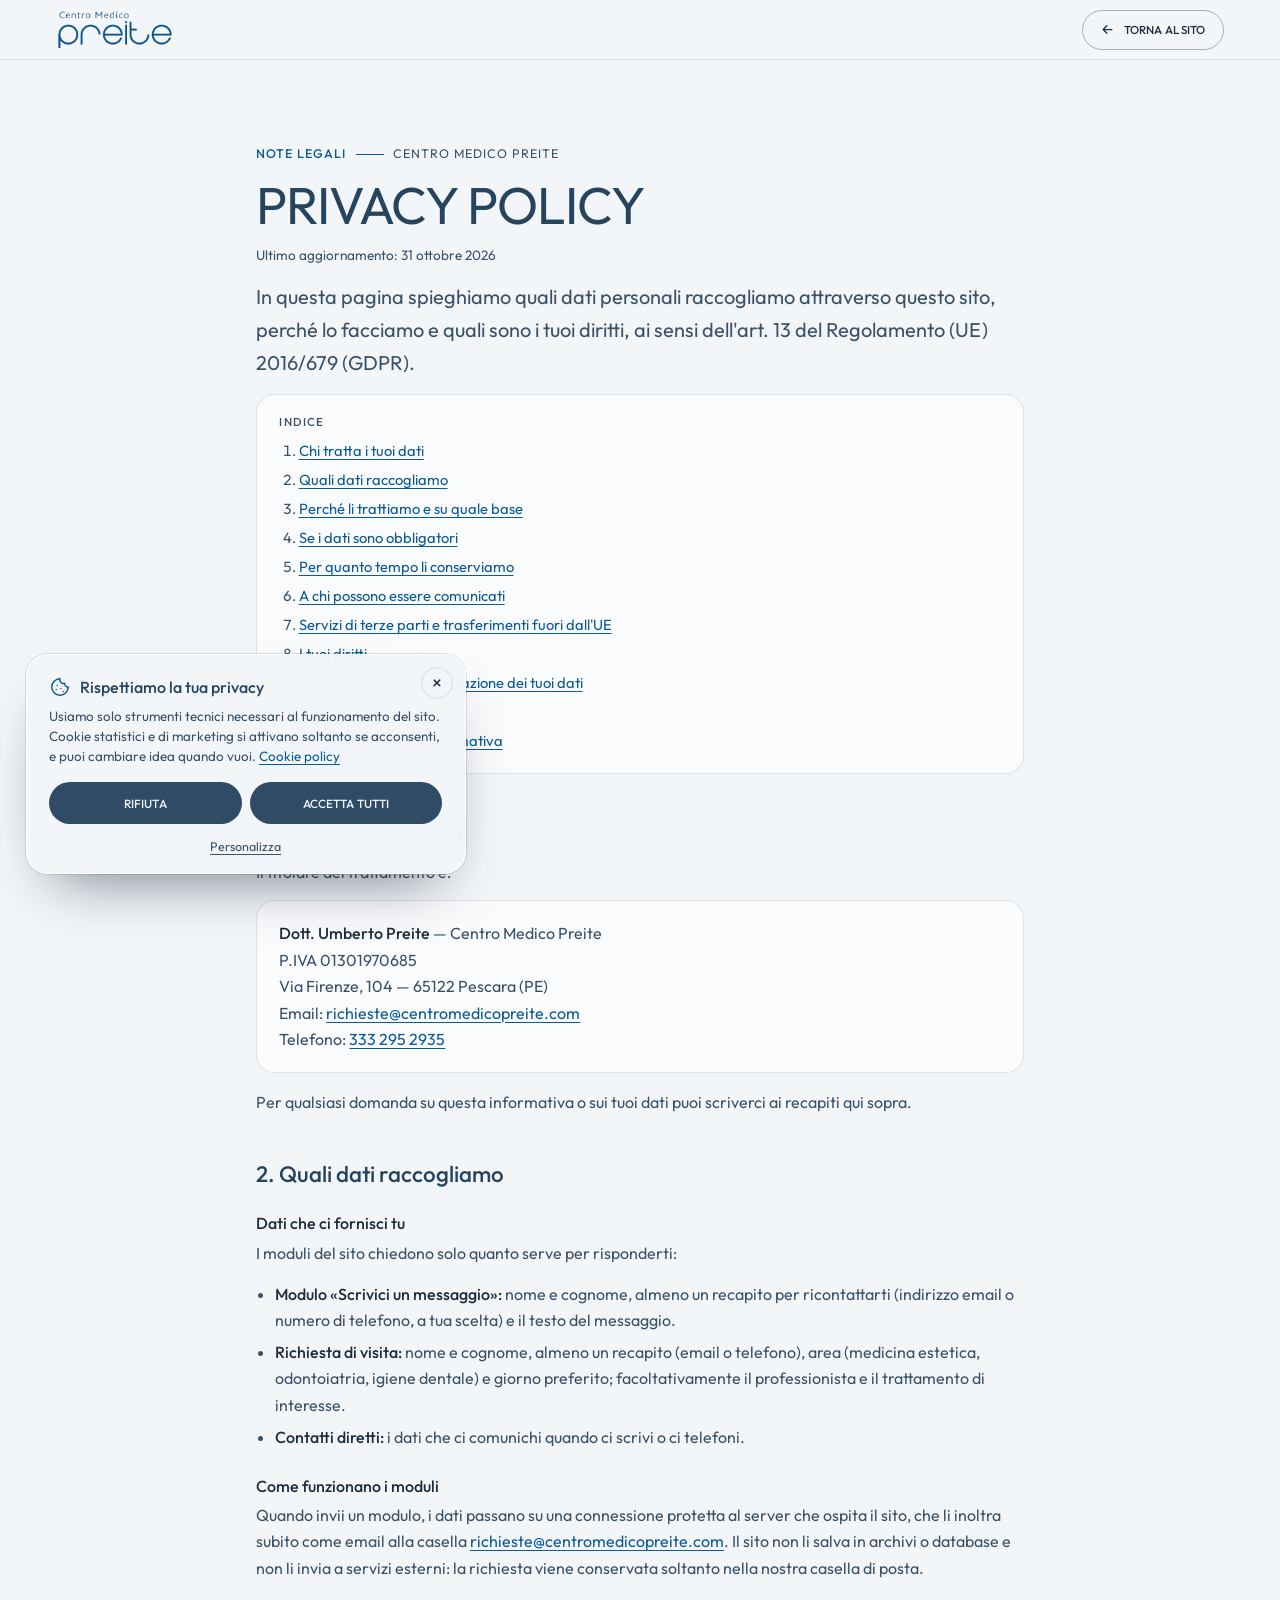
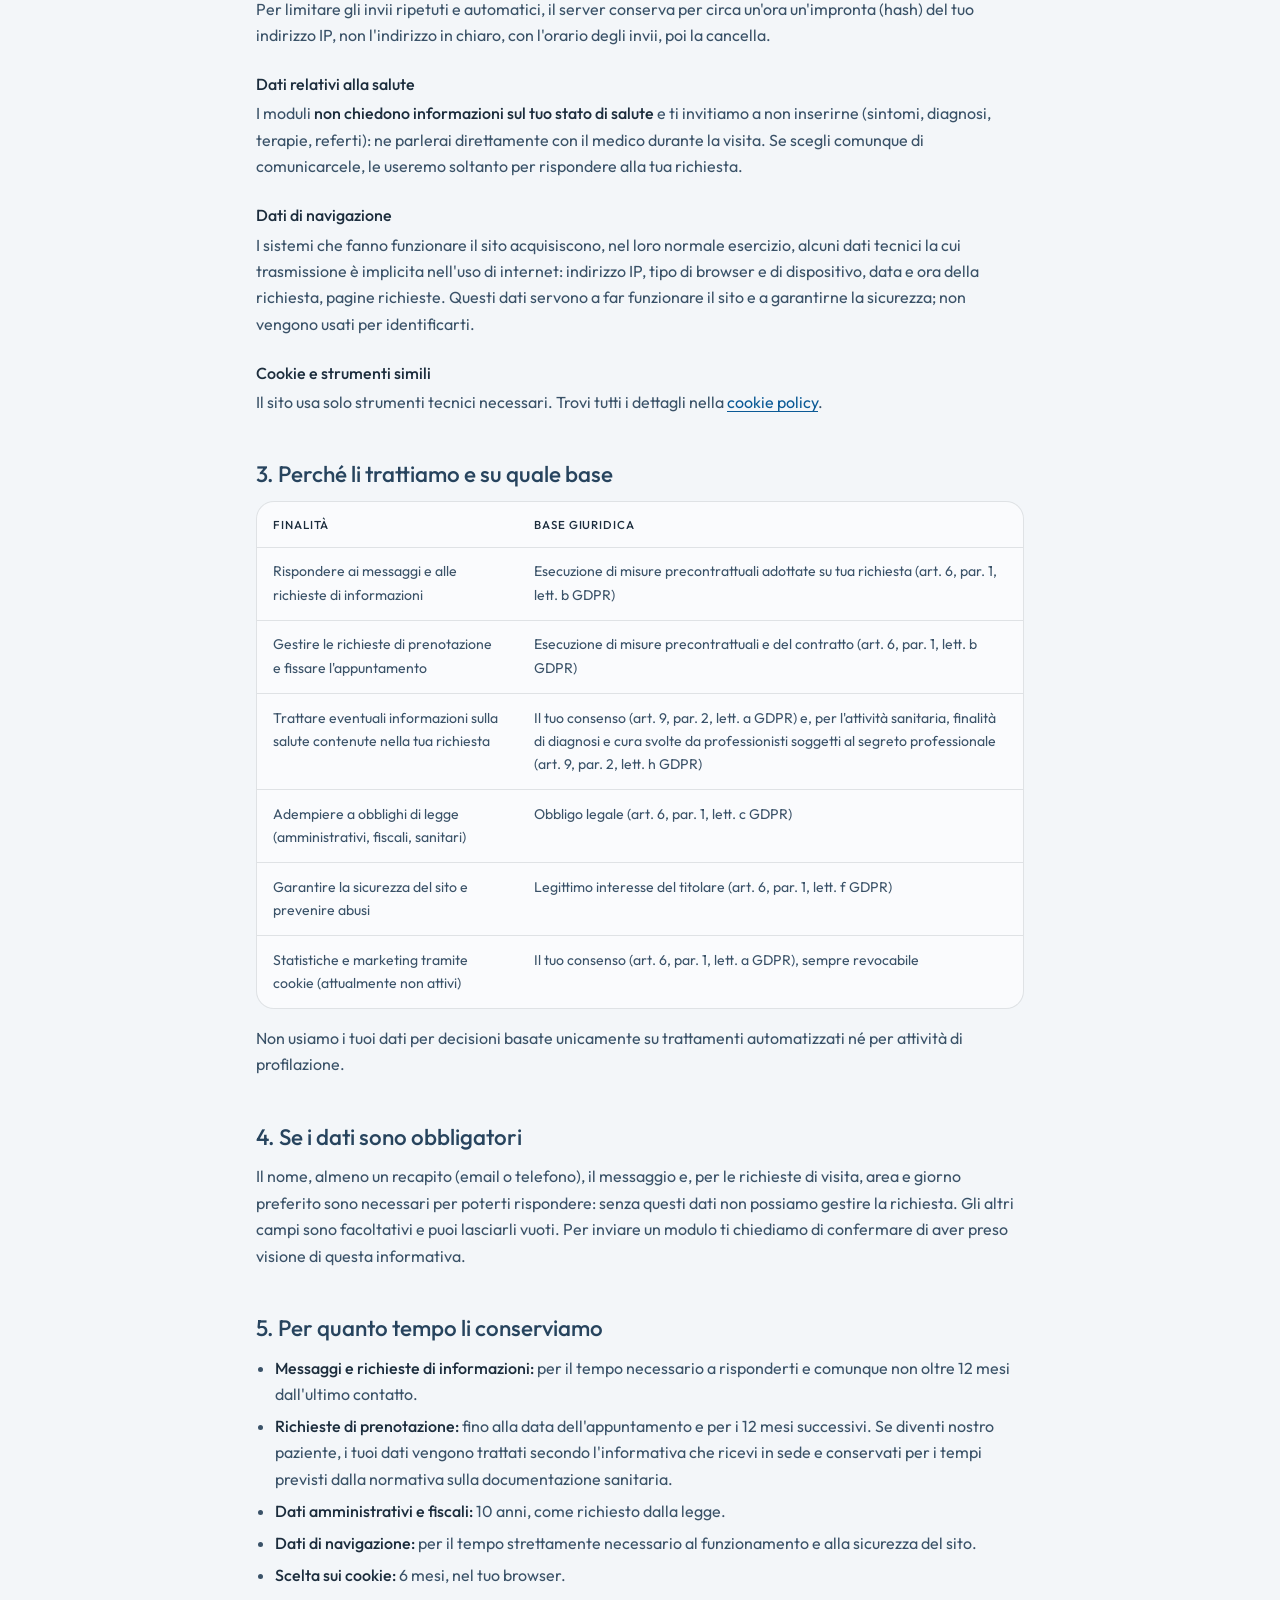
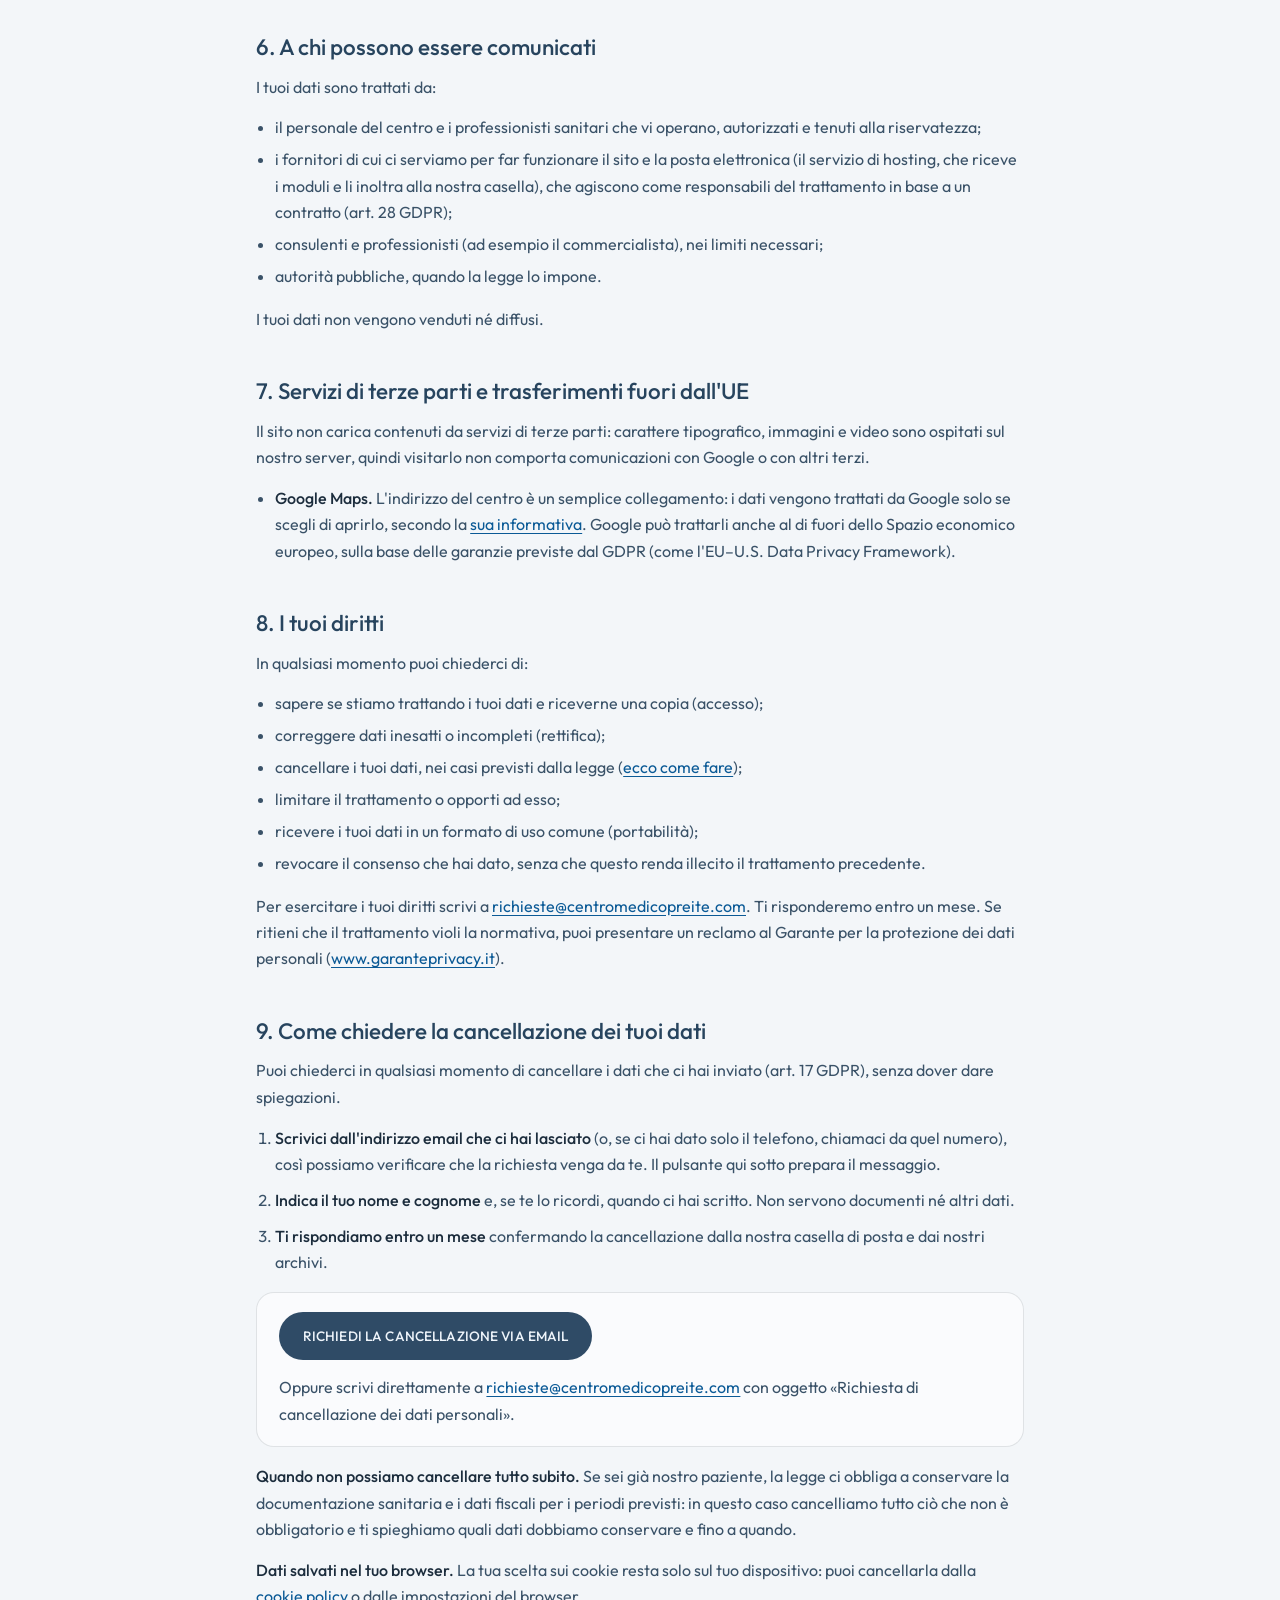
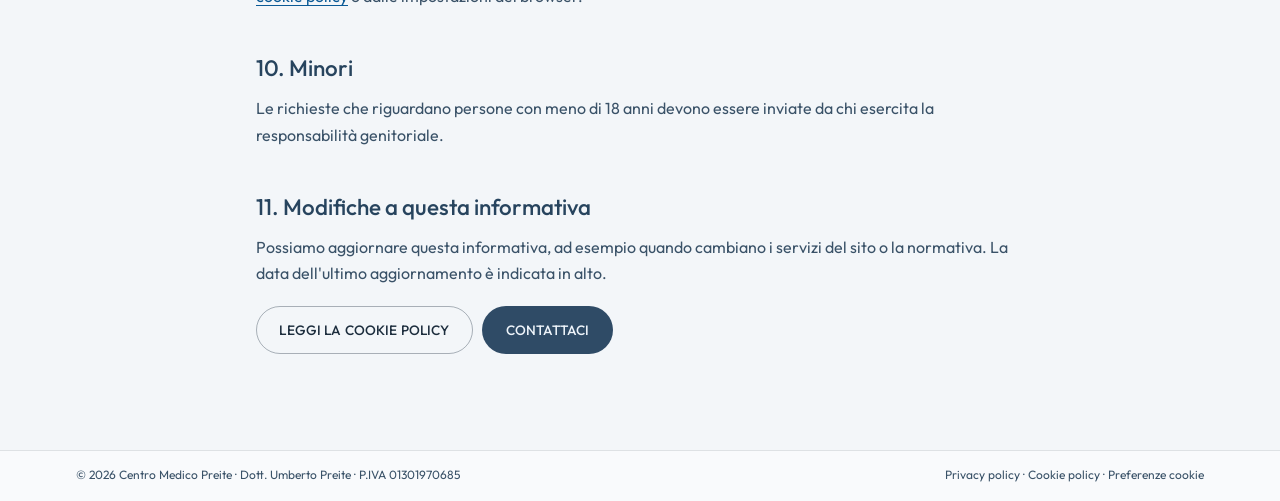
<file: privacy.html>
<!DOCTYPE html>
<html lang="it">
<head>
  <meta charset="UTF-8" />
  <meta name="viewport" content="width=device-width, initial-scale=1.0" />
  <title>Privacy policy — Centro Medico Preite</title>
  <meta name="description" content="Informativa sul trattamento dei dati personali degli utenti del sito del Centro Medico Preite." />
  <link rel="icon" href="favicon.ico" sizes="any" />
  <link rel="apple-touch-icon" href="apple-touch-icon.png" />
  <link rel="preload" href="assets/fonts/outfit-latin.woff2" as="font" type="font/woff2" crossorigin />
  <link rel="stylesheet" href="style.css" />
</head>
<body class="legal-page">
  <a class="skip" href="#main">Vai al contenuto</a>

  <header class="nav is-scrolled">
    <a href="index.html" class="nav__logo" aria-label="Centro Medico Preite — torna al sito">
      <img src="assets/logo-preite.png" alt="Centro Medico Preite" width="352" height="118" />
    </a>
    <a href="index.html" class="btn btn--outline nav__back">
      <svg viewBox="0 0 24 24" aria-hidden="true"><path d="M19 12H5M11 6l-6 6 6 6"/></svg>
      Torna al sito
    </a>
  </header>

  <main class="legal" id="main">
    <p class="eyebrow"><span>Note legali</span> Centro Medico Preite</p>
    <h1>Privacy policy</h1>
    <p class="legal__meta">Ultimo aggiornamento: 31 ottobre 2026</p>

    <p class="legal__lead">
      In questa pagina spieghiamo quali dati personali raccogliamo attraverso questo sito, perché lo
      facciamo e quali sono i tuoi diritti, ai sensi dell'art. 13 del Regolamento (UE) 2016/679 (GDPR).
    </p>

    <nav class="legal__toc" aria-label="Indice">
      <h2>Indice</h2>
      <ol>
        <li><a href="#titolare">Chi tratta i tuoi dati</a></li>
        <li><a href="#dati">Quali dati raccogliamo</a></li>
        <li><a href="#finalita">Perché li trattiamo e su quale base</a></li>
        <li><a href="#conferimento">Se i dati sono obbligatori</a></li>
        <li><a href="#conservazione">Per quanto tempo li conserviamo</a></li>
        <li><a href="#destinatari">A chi possono essere comunicati</a></li>
        <li><a href="#terzi">Servizi di terze parti e trasferimenti fuori dall'UE</a></li>
        <li><a href="#diritti">I tuoi diritti</a></li>
        <li><a href="#cancellazione">Come chiedere la cancellazione dei tuoi dati</a></li>
        <li><a href="#minori">Minori</a></li>
        <li><a href="#modifiche">Modifiche a questa informativa</a></li>
      </ol>
    </nav>

    <section>
      <h2 id="titolare">1. Chi tratta i tuoi dati</h2>
      <p>Il titolare del trattamento è:</p>
      <div class="legal__card">
        <p>
          <strong>Dott. Umberto Preite</strong> — Centro Medico Preite<br />
          P.IVA 01301970685<br />
          Via Firenze, 104 — 65122 Pescara (PE)<br />
          Email: <a href="mailto:richieste@centromedicopreite.com">richieste@centromedicopreite.com</a><br />
          Telefono: <a href="tel:+393332952935">333 295 2935</a>
        </p>
      </div>
      <p>Per qualsiasi domanda su questa informativa o sui tuoi dati puoi scriverci ai recapiti qui sopra.</p>
    </section>

    <section>
      <h2 id="dati">2. Quali dati raccogliamo</h2>

      <h3>Dati che ci fornisci tu</h3>
      <p>I moduli del sito chiedono solo quanto serve per risponderti:</p>
      <ul>
        <li>
          <strong>Modulo «Scrivici un messaggio»:</strong> nome e cognome, almeno un recapito per
          ricontattarti (indirizzo email o numero di telefono, a tua scelta) e il testo del messaggio.
        </li>
        <li>
          <strong>Richiesta di visita:</strong> nome e cognome, almeno un recapito (email o telefono),
          area (medicina estetica, odontoiatria, igiene dentale) e giorno preferito; facoltativamente il
          professionista e il trattamento di interesse.
        </li>
        <li>
          <strong>Contatti diretti:</strong> i dati che ci comunichi quando ci scrivi o ci telefoni.
        </li>
      </ul>

      <h3>Come funzionano i moduli</h3>
      <p>
        Quando invii un modulo, i dati passano su una connessione protetta al server che ospita il sito,
        che li inoltra subito come email alla casella
        <a href="mailto:richieste@centromedicopreite.com">richieste@centromedicopreite.com</a>.
        Il sito non li salva in archivi o database e non li invia a servizi esterni: la richiesta viene
        conservata soltanto nella nostra casella di posta.
      </p>
      <p>
        Per limitare gli invii ripetuti e automatici, il server conserva per circa un'ora un'impronta
        (hash) del tuo indirizzo IP, non l'indirizzo in chiaro, con l'orario degli invii, poi la cancella.
      </p>

      <h3>Dati relativi alla salute</h3>
      <p>
        I moduli <strong>non chiedono informazioni sul tuo stato di salute</strong> e ti invitiamo a non
        inserirne (sintomi, diagnosi, terapie, referti): ne parlerai direttamente con il medico durante
        la visita. Se scegli comunque di comunicarcele, le useremo soltanto per rispondere alla tua
        richiesta.
      </p>

      <h3>Dati di navigazione</h3>
      <p>
        I sistemi che fanno funzionare il sito acquisiscono, nel loro normale esercizio, alcuni dati
        tecnici la cui trasmissione è implicita nell'uso di internet: indirizzo IP, tipo di browser e
        di dispositivo, data e ora della richiesta, pagine richieste. Questi dati servono a far
        funzionare il sito e a garantirne la sicurezza; non vengono usati per identificarti.
      </p>

      <h3>Cookie e strumenti simili</h3>
      <p>
        Il sito usa solo strumenti tecnici necessari. Trovi tutti i dettagli nella
        <a href="cookie.html">cookie policy</a>.
      </p>
    </section>

    <section>
      <h2 id="finalita">3. Perché li trattiamo e su quale base</h2>
      <div class="legal__table">
        <table>
          <thead>
            <tr><th scope="col">Finalità</th><th scope="col">Base giuridica</th></tr>
          </thead>
          <tbody>
            <tr>
              <td>Rispondere ai messaggi e alle richieste di informazioni</td>
              <td>Esecuzione di misure precontrattuali adottate su tua richiesta (art. 6, par. 1, lett. b GDPR)</td>
            </tr>
            <tr>
              <td>Gestire le richieste di prenotazione e fissare l'appuntamento</td>
              <td>Esecuzione di misure precontrattuali e del contratto (art. 6, par. 1, lett. b GDPR)</td>
            </tr>
            <tr>
              <td>Trattare eventuali informazioni sulla salute contenute nella tua richiesta</td>
              <td>Il tuo consenso (art. 9, par. 2, lett. a GDPR) e, per l'attività sanitaria, finalità di diagnosi e cura svolte da professionisti soggetti al segreto professionale (art. 9, par. 2, lett. h GDPR)</td>
            </tr>
            <tr>
              <td>Adempiere a obblighi di legge (amministrativi, fiscali, sanitari)</td>
              <td>Obbligo legale (art. 6, par. 1, lett. c GDPR)</td>
            </tr>
            <tr>
              <td>Garantire la sicurezza del sito e prevenire abusi</td>
              <td>Legittimo interesse del titolare (art. 6, par. 1, lett. f GDPR)</td>
            </tr>
            <tr>
              <td>Statistiche e marketing tramite cookie (attualmente non attivi)</td>
              <td>Il tuo consenso (art. 6, par. 1, lett. a GDPR), sempre revocabile</td>
            </tr>
          </tbody>
        </table>
      </div>
      <p>
        Non usiamo i tuoi dati per decisioni basate unicamente su trattamenti automatizzati né per
        attività di profilazione.
      </p>
    </section>

    <section>
      <h2 id="conferimento">4. Se i dati sono obbligatori</h2>
      <p>
        Il nome, almeno un recapito (email o telefono), il messaggio e, per le richieste di visita,
        area e giorno preferito sono necessari per poterti rispondere: senza questi dati non possiamo
        gestire la richiesta. Gli altri campi sono facoltativi e puoi lasciarli vuoti. Per inviare un modulo ti chiediamo di confermare di
        aver preso visione di questa informativa.
      </p>
    </section>

    <section>
      <h2 id="conservazione">5. Per quanto tempo li conserviamo</h2>
      <ul>
        <li><strong>Messaggi e richieste di informazioni:</strong> per il tempo necessario a risponderti e comunque non oltre 12 mesi dall'ultimo contatto.</li>
        <li><strong>Richieste di prenotazione:</strong> fino alla data dell'appuntamento e per i 12 mesi successivi. Se diventi nostro paziente, i tuoi dati vengono trattati secondo l'informativa che ricevi in sede e conservati per i tempi previsti dalla normativa sulla documentazione sanitaria.</li>
        <li><strong>Dati amministrativi e fiscali:</strong> 10 anni, come richiesto dalla legge.</li>
        <li><strong>Dati di navigazione:</strong> per il tempo strettamente necessario al funzionamento e alla sicurezza del sito.</li>
        <li><strong>Scelta sui cookie:</strong> 6 mesi, nel tuo browser.</li>
      </ul>
    </section>

    <section>
      <h2 id="destinatari">6. A chi possono essere comunicati</h2>
      <p>I tuoi dati sono trattati da:</p>
      <ul>
        <li>il personale del centro e i professionisti sanitari che vi operano, autorizzati e tenuti alla riservatezza;</li>
        <li>i fornitori di cui ci serviamo per far funzionare il sito e la posta elettronica (il servizio di hosting, che riceve i moduli e li inoltra alla nostra casella), che agiscono come responsabili del trattamento in base a un contratto (art. 28 GDPR);</li>
        <li>consulenti e professionisti (ad esempio il commercialista), nei limiti necessari;</li>
        <li>autorità pubbliche, quando la legge lo impone.</li>
      </ul>
      <p>I tuoi dati non vengono venduti né diffusi.</p>
    </section>

    <section>
      <h2 id="terzi">7. Servizi di terze parti e trasferimenti fuori dall'UE</h2>
      <p>
        Il sito non carica contenuti da servizi di terze parti: carattere tipografico, immagini e video
        sono ospitati sul nostro server, quindi visitarlo non comporta comunicazioni con Google o con
        altri terzi.
      </p>
      <ul>
        <li>
          <strong>Google Maps.</strong> L'indirizzo del centro è un semplice collegamento: i dati
          vengono trattati da Google solo se scegli di aprirlo, secondo la
          <a href="https://policies.google.com/privacy?hl=it" target="_blank" rel="noopener">sua informativa</a>.
          Google può trattarli anche al di fuori dello Spazio economico europeo, sulla base delle
          garanzie previste dal GDPR (come l'EU–U.S. Data Privacy Framework).
        </li>
      </ul>
    </section>

    <section>
      <h2 id="diritti">8. I tuoi diritti</h2>
      <p>In qualsiasi momento puoi chiederci di:</p>
      <ul>
        <li>sapere se stiamo trattando i tuoi dati e riceverne una copia (accesso);</li>
        <li>correggere dati inesatti o incompleti (rettifica);</li>
        <li>cancellare i tuoi dati, nei casi previsti dalla legge (<a href="#cancellazione">ecco come fare</a>);</li>
        <li>limitare il trattamento o opporti ad esso;</li>
        <li>ricevere i tuoi dati in un formato di uso comune (portabilità);</li>
        <li>revocare il consenso che hai dato, senza che questo renda illecito il trattamento precedente.</li>
      </ul>
      <p>
        Per esercitare i tuoi diritti scrivi a
        <a href="mailto:richieste@centromedicopreite.com">richieste@centromedicopreite.com</a>.
        Ti risponderemo entro un mese. Se ritieni che il trattamento violi la normativa, puoi presentare
        un reclamo al Garante per la protezione dei dati personali
        (<a href="https://www.garanteprivacy.it" target="_blank" rel="noopener">www.garanteprivacy.it</a>).
      </p>
    </section>

    <section>
      <h2 id="cancellazione">9. Come chiedere la cancellazione dei tuoi dati</h2>
      <p>
        Puoi chiederci in qualsiasi momento di cancellare i dati che ci hai inviato (art. 17 GDPR),
        senza dover dare spiegazioni.
      </p>
      <ol class="legal__steps">
        <li>
          <strong>Scrivici dall'indirizzo email che ci hai lasciato</strong> (o, se ci hai dato solo il
          telefono, chiamaci da quel numero), così possiamo verificare che la richiesta venga da te.
          Il pulsante qui sotto prepara il messaggio.
        </li>
        <li>
          <strong>Indica il tuo nome e cognome</strong> e, se te lo ricordi, quando ci hai scritto. Non
          servono documenti né altri dati.
        </li>
        <li>
          <strong>Ti rispondiamo entro un mese</strong> confermando la cancellazione dalla nostra
          casella di posta e dai nostri archivi.
        </li>
      </ol>
      <div class="legal__card">
        <p>
          <a class="btn btn--primary"
             href="mailto:richieste@centromedicopreite.com?subject=Richiesta%20di%20cancellazione%20dei%20dati%20personali&amp;body=Buongiorno%2C%0D%0Achiedo%20la%20cancellazione%20dei%20miei%20dati%20personali%20ai%20sensi%20dell'art.%2017%20del%20GDPR.%0D%0A%0D%0ANome%20e%20cognome%3A%20%0D%0AData%20approssimativa%20del%20contatto%20(facoltativa)%3A%20%0D%0A%0D%0AGrazie.">
            Richiedi la cancellazione via email
          </a>
        </p>
        <p>
          Oppure scrivi direttamente a
          <a href="mailto:richieste@centromedicopreite.com">richieste@centromedicopreite.com</a>
          con oggetto «Richiesta di cancellazione dei dati personali».
        </p>
      </div>
      <p>
        <strong>Quando non possiamo cancellare tutto subito.</strong> Se sei già nostro paziente, la
        legge ci obbliga a conservare la documentazione sanitaria e i dati fiscali per i periodi
        previsti: in questo caso cancelliamo tutto ciò che non è obbligatorio e ti spieghiamo quali dati
        dobbiamo conservare e fino a quando.
      </p>
      <p>
        <strong>Dati salvati nel tuo browser.</strong> La tua scelta sui cookie resta solo sul tuo
        dispositivo: puoi cancellarla dalla <a href="cookie.html#gestione">cookie policy</a> o dalle
        impostazioni del browser.
      </p>
    </section>

    <section>
      <h2 id="minori">10. Minori</h2>
      <p>
        Le richieste che riguardano persone con meno di 18 anni devono essere inviate da chi esercita
        la responsabilità genitoriale.
      </p>
    </section>

    <section>
      <h2 id="modifiche">11. Modifiche a questa informativa</h2>
      <p>
        Possiamo aggiornare questa informativa, ad esempio quando cambiano i servizi del sito o la
        normativa. La data dell'ultimo aggiornamento è indicata in alto.
      </p>
      <div class="legal__actions">
        <a href="cookie.html" class="btn btn--outline">Leggi la cookie policy</a>
        <a href="index.html#contatti" class="btn btn--primary">Contattaci</a>
      </div>
    </section>
  </main>

  <footer class="footer footer--legal">
    <div class="container footer__bottom">
      <p>© 2026 Centro Medico Preite · Dott. Umberto Preite · P.IVA 01301970685</p>
      <p>
        <a href="privacy.html" aria-current="page">Privacy policy</a> · <a href="cookie.html">Cookie policy</a> ·        <button type="button" class="linklike" data-cookie-prefs>Preferenze cookie</button>
      </p>
    </div>
  </footer>

  <script src="cookie-consent.js"></script>
</body>
</html>
</file>
<file: style.css>
:root {
  --bg: #0e1620;
  --fg: #f2f5f8;
  --muted: #9aa8b6;
  /* testi sopra il video: blu ardesia presi dalla palette nuvole/vetro, nessun overlay sul video */
  --ink: #1c2d3d;
  --ink-soft: #3a5268;
  --title: #27445e;
  --title-hover: #142636;
  --logo-blue: #0b5a96;
  --accent: #2f4b66;
  --accent-hover: #3b5c7c;
  --accent-light: #a9c3db;
  --line: rgba(255, 255, 255, 0.1);
  --panel: #101a24;
  /* sezioni del sito */
  --surface: #f3f6f9;
  --surface-2: #e7eef5;
  --card: #ffffff;
  --rule: rgba(28, 45, 61, 0.12);
  --dark: #13212e;
  --nav-h: 88px;
  --radius-pill: 999px;
  --pad-x: clamp(1rem, 5.5vw, 3.5rem);
  --ease: cubic-bezier(0.22, 1, 0.36, 1);
}

/* Outfit (SIL Open Font License, vedi assets/fonts/OFL.txt): copiato nel sito, nessuna richiesta a Google Fonts */
@font-face {
  font-family: "Outfit";
  font-style: normal;
  font-weight: 100 900;
  font-display: swap;
  src: url("assets/fonts/outfit-latin.woff2") format("woff2");
  unicode-range: U+0000-00FF, U+0131, U+0152-0153, U+02BB-02BC, U+02C6, U+02DA, U+02DC, U+0304, U+0308, U+0329, U+2000-206F, U+20AC, U+2122, U+2191, U+2193, U+2212, U+2215, U+FEFF, U+FFFD;
}
@font-face {
  font-family: "Outfit";
  font-style: normal;
  font-weight: 100 900;
  font-display: swap;
  src: url("assets/fonts/outfit-latin-ext.woff2") format("woff2");
  unicode-range: U+0100-02BA, U+02BD-02C5, U+02C7-02CC, U+02CE-02D7, U+02DD-02FF, U+0304, U+0308, U+0329, U+1D00-1DBF, U+1E00-1E9F, U+1EF2-1EFF, U+2020, U+20A0-20AB, U+20AD-20C0, U+2113, U+2C60-2C7F, U+A720-A7FF;
}

*, *::before, *::after { box-sizing: border-box; }
[hidden] { display: none !important; } /* nessuna regola display (es. form { display: grid }) deve mostrarli */

html { scroll-behavior: smooth; }

html, body {
  margin: 0;
  background: var(--surface);
  color: var(--ink);
  font-family: "Outfit", system-ui, -apple-system, "Segoe UI", sans-serif;
  -webkit-font-smoothing: antialiased;
}

/* il body è trasparente: così lo sfondo a puntini (canvas fisso) si vede sotto le sezioni chiare */
body { background: transparent; }
/* gli elementi che entrano di lato non devono creare scorrimento orizzontale (clip non rompe lo sticky) */
main, .footer { overflow-x: clip; }

img { max-width: 100%; }

.dots-bg {
  position: fixed;
  inset: 0;
  width: 100%;
  height: 100%;
  z-index: -1;
  pointer-events: none;
}

/* ---------- Divisore di nuvole tra hero e sezioni ---------- */
.cloud-divider {
  --cloud-h: clamp(120px, 30vw, 460px);
  position: relative;
  z-index: 2;
  height: var(--cloud-h);
  /* metà delle nuvole sale sopra il fondo del video della hero */
  margin: calc(var(--cloud-h) * -0.5) 0 calc(var(--cloud-h) * -0.1);
  /* nuvole animate (canvas): sfumano sopra nel video e sotto nello sfondo della pagina */
  -webkit-mask-image: linear-gradient(to bottom, transparent 0, #000 22%, #000 62%, transparent 94%);
  mask-image: linear-gradient(to bottom, transparent 0, #000 22%, #000 62%, transparent 94%);
  pointer-events: none;
}
/* divisori tra le sezioni: più bassi, a cavallo esatto del bordo (non spostano l'impaginazione) */
.cloud-divider--mid {
  --cloud-h: clamp(110px, 22vw, 320px);
  margin: calc(var(--cloud-h) * -0.5) 0;
}
.cloud-divider--flip {
  -webkit-mask-image: linear-gradient(to top, transparent 0, #000 22%, #000 62%, transparent 94%);
  mask-image: linear-gradient(to top, transparent 0, #000 22%, #000 62%, transparent 94%);
}
.cloud-divider canvas {
  position: absolute;
  inset: 0;
  width: 100%;
  height: 100%;
}

.skip {
  position: fixed;
  top: 0.5rem; left: 0.5rem;
  z-index: 100;
  padding: 0.6rem 1rem;
  border-radius: 8px;
  background: var(--ink);
  color: #fff;
  transform: translateY(-150%);
  transition: transform 0.2s;
}
.skip:focus { transform: none; }

button { font: inherit; cursor: pointer; }
a { color: inherit; text-decoration: none; }

/* ---------- Hero ---------- */
.hero {
  position: relative;
  min-height: 100vh;
  min-height: 100svh;
  display: flex;
  flex-direction: column;
  overflow: hidden;
  isolation: isolate;
  background: var(--bg);
  color: var(--ink);
}

/* Video di sfondo: a tutto schermo, senza alcun livello sopra */
.hero__video {
  position: absolute;
  inset: 0;
  width: 100%;
  height: 100%;
  object-fit: cover;
  object-position: center;
  z-index: -1;
  pointer-events: none;
  transform: translate3d(var(--px, 0px), var(--py, 0px), 0) scale(1.06);
  transition: transform 0.9s var(--ease);
  will-change: transform;
}

/* Fumo/nuvole che seguono il cursore: canvas trasparente tra video e contenuti */
.hero__smoke {
  position: absolute;
  inset: 0;
  width: 100%;
  height: 100%;
  z-index: -1;
  pointer-events: none;
}

/* griglia a 3 righe: la riga centrale (sopratitolo + titolo) cade a metà schermo,
   pulsanti e testo stanno subito sotto */
.hero__content {
  flex: 1;
  display: grid;
  grid-template-rows: 1fr auto 1fr;
  padding: var(--nav-h) var(--pad-x);
  max-width: 1100px;
}
/* titolo e testi spostati in alto del 10% dello schermo rispetto al centro */
.hero__center, .hero__below { transform: translateY(-10vh); transform: translateY(-10svh); }
.hero__center { grid-row: 2; }
.hero__below { grid-row: 3; align-self: start; }

/* indicatore "scorri" */
.hero__scroll {
  position: absolute;
  right: var(--pad-x);
  bottom: clamp(1.5rem, 5vh, 3rem);
  width: 28px;
  height: 46px;
  border: 1.5px solid rgba(28, 45, 61, 0.45);
  border-radius: 999px;
  transition: border-color 0.3s, transform 0.3s var(--ease);
}
.hero__scroll span {
  position: absolute;
  left: 50%;
  top: 9px;
  width: 4px;
  height: 8px;
  margin-left: -2px;
  border-radius: 4px;
  background: var(--ink);
  animation: scrollDot 1.8s var(--ease) infinite;
}
.hero__scroll:hover { border-color: var(--ink); transform: translateY(3px); }
@keyframes scrollDot {
  0% { opacity: 0; transform: translateY(0); }
  30% { opacity: 1; }
  100% { opacity: 0; transform: translateY(14px); }
}

.hero__eyebrow {
  margin: 0 0 0.5rem;
  font-size: clamp(0.85rem, 1.6vw, 1.05rem);
  font-weight: 400;
  letter-spacing: 0.01em;
  text-transform: uppercase;
  color: var(--ink-soft);
}

.hero__title {
  margin: 0;
  font-weight: 400;
  font-size: clamp(0.96rem, 6.48vw, 3.33rem); /* -20% rispetto alla versione precedente */
  line-height: 0.95;
  letter-spacing: -0.02em;
  text-transform: uppercase;
  color: var(--title);
}

.hero__title .line {
  display: block;
  overflow: hidden;
  /* spazio extra sopra per non tagliare le lettere quando saltano (margine negativo = layout invariato) */
  padding: 0.16em 0.1em 0.04em 0;
  margin-top: -0.16em;
}

.hero__title .line > span { display: inline-block; }


.hero__actions {
  display: flex;
  flex-wrap: wrap;
  gap: 0.5rem;
  margin: clamp(1.5rem, 4vh, 2.2rem) 0 clamp(2.5rem, 8vh, 4.5rem);
}

.hero__text {
  margin: 0;
  max-width: 34rem;
  font-size: clamp(0.9rem, 1.3vw, 1rem);
  line-height: 1.45;
  color: var(--ink);
}

/* ---------- Buttons ---------- */
.btn {
  display: inline-flex;
  align-items: center;
  justify-content: center;
  gap: 0.55rem;
  min-height: 48px;
  padding: 0 1.4rem;
  border: 1px solid transparent;
  border-radius: var(--radius-pill);
  font-size: 0.85rem;
  font-weight: 500;
  letter-spacing: 0.01em;
  text-transform: uppercase;
  position: relative;
  overflow: hidden;
  transition: background-color 0.3s var(--ease), color 0.3s var(--ease), border-color 0.3s var(--ease),
              transform 0.3s var(--ease), box-shadow 0.3s var(--ease);
}

.btn svg {
  width: 15px;
  height: 15px;
  fill: none;
  stroke: currentColor;
  stroke-width: 2;
  stroke-linecap: round;
  stroke-linejoin: round;
  transition: transform 0.3s var(--ease);
}

.btn:hover { transform: translateY(-2px); }
.btn:hover svg { transform: scale(1.15) rotate(-6deg); }
.btn:active { transform: translateY(0) scale(0.98); }

.btn:focus-visible,
.chip:focus-visible,
.modal__close:focus-visible {
  outline: 2px solid var(--accent-light);
  outline-offset: 3px;
}

.btn--primary {
  background: var(--accent);
  color: #eef4fa;
}
.btn--primary:hover {
  background: var(--accent-hover);
  box-shadow: 0 10px 30px -10px rgba(59, 92, 124, 0.7);
}

.btn--light {
  background: #fff;
  color: var(--accent);
  border-color: rgba(28, 45, 61, 0.18);
}
.btn--light:hover { background: #e8eff6; }

.btn--block { width: 100%; }

/* Pulsanti della hero: trasparenti (vetro) e più piccoli del 20% */
.hero__actions .btn {
  min-height: 38px;
  padding: 0 1.12rem;
  gap: 0.45rem;
  font-size: 0.68rem;
  color: var(--ink);
  -webkit-backdrop-filter: blur(6px);
  backdrop-filter: blur(6px);
}
.hero__actions .btn svg { width: 12px; height: 12px; }

.hero__actions .btn--primary {
  background: rgba(255, 255, 255, 0.22);
  border: 1.5px solid var(--ink);
}
.hero__actions .btn--light {
  background: rgba(255, 255, 255, 0.08);
  border: 1px solid rgba(28, 45, 61, 0.4);
}
/* animazione dei pulsanti della hero:
   - il colore pieno si allarga dal punto in cui entra il cursore (--bx/--by) e si ritira verso dove esce
   - il pulsante segue leggermente il cursore (effetto magnete, --mx/--my)
   - un riflesso di luce attraversa il vetro (al passaggio e, ogni tanto, sul pulsante principale) */
.hero__actions .btn {
  isolation: isolate;
  transform: translate(var(--mx, 0px), var(--my, 0px));
  transition: color 0.35s var(--ease), border-color 0.35s var(--ease), box-shadow 0.5s var(--ease),
              transform 0.55s cubic-bezier(0.34, 1.56, 0.64, 1);
}
.hero__actions .btn::before {
  content: "";
  position: absolute;
  left: var(--bx, 50%);
  top: var(--by, 50%);
  z-index: -1;
  width: 260%;
  aspect-ratio: 1;
  border-radius: 50%;
  background: var(--ink);
  transform: translate(-50%, -50%) scale(0);
  transition: transform 0.6s var(--ease);
}
.hero__actions .btn::after {
  content: "";
  position: absolute;
  top: -10%;
  bottom: -10%;
  left: -70%;
  width: 45%;
  background: linear-gradient(100deg, transparent, rgba(255, 255, 255, 0.6), transparent);
  transform: skewX(-20deg);
  pointer-events: none;
}
.hero__actions .btn--primary::after { animation: btnShineIdle 6s var(--ease) 3s infinite; }
@keyframes btnShineIdle { 0% { left: -70%; } 16%, 100% { left: 130%; } }
@keyframes btnShine { from { left: -70%; } to { left: 130%; } }

.hero__actions .btn:hover {
  transform: translate(var(--mx, 0px), calc(var(--my, 0px) - 2px));
  border-color: var(--ink);
  color: #fff;
  box-shadow: 0 16px 32px -14px rgba(28, 45, 61, 0.75);
}
.hero__actions .btn:hover::before { transform: translate(-50%, -50%) scale(1); }
.hero__actions .btn:hover::after { animation: btnShine 0.9s var(--ease) 0.1s; }
.hero__actions .btn:active { transform: translate(var(--mx, 0px), var(--my, 0px)) scale(0.95); transition-duration: 0.15s; }
/* icone: il calendario "salta", la stellina ruota */
.hero__actions .btn svg { transition: transform 0.6s cubic-bezier(0.34, 1.56, 0.64, 1); }
.hero__actions .btn--primary:hover svg { animation: iconHop 0.6s var(--ease); transform: none; }
.hero__actions .btn--light:hover svg { transform: rotate(180deg) scale(1.25); }
@keyframes iconHop {
  0% { transform: none; }
  35% { transform: translateY(-4px) rotate(-12deg) scale(1.15); }
  70% { transform: translateY(1px) rotate(4deg); }
  100% { transform: none; }
}
.hero__actions .btn:focus-visible { outline-color: var(--ink); }

/* Ripple on click */
.ripple {
  position: absolute;
  border-radius: 50%;
  transform: scale(0);
  background: currentColor;
  opacity: 0.25;
  pointer-events: none;
  animation: ripple 0.6s var(--ease);
}
@keyframes ripple { to { transform: scale(4); opacity: 0; } }

/* ---------- Nav: logo + play/pausa + menu a tendina ---------- */
.nav {
  position: fixed;
  top: 0; left: 0; right: 0;
  z-index: 50;
  display: flex;
  align-items: center;
  gap: 0.6rem;
  padding: clamp(1rem, 3vw, 1.6rem) var(--pad-x);
  transition: padding 0.4s var(--ease), background-color 0.4s, box-shadow 0.4s;
}
/* dopo lo scroll la barra diventa vetro chiaro, più compatta */
.nav.is-scrolled {
  padding-top: 0.6rem;
  padding-bottom: 0.6rem;
  background: rgba(243, 246, 249, 0.82);
  -webkit-backdrop-filter: blur(14px) saturate(1.2);
  backdrop-filter: blur(14px) saturate(1.2);
  box-shadow: 0 1px 0 var(--rule);
}
.nav.is-scrolled .nav__logo img { height: 40px; }
/* il pulsante del video serve solo quando la hero è visibile */
.nav.is-away .nav__video { display: none; }

.nav__logo {
  margin-right: auto;
  display: block;
  border-radius: 6px;
}
.nav__logo img {
  display: block;
  height: clamp(42px, 6vw, 56px);
  width: auto;
  transition: transform 0.4s var(--ease), opacity 0.3s, height 0.4s var(--ease);
  transform-origin: left center;
}
.nav__logo:hover img { transform: scale(1.04); opacity: 0.85; }

.nav__video,
.nav__toggle {
  width: 44px;
  height: 44px;
  border: 1px solid rgba(28, 45, 61, 0.3);
  border-radius: 50%;
  background: rgba(255, 255, 255, 0.12);
  -webkit-backdrop-filter: blur(6px);
  backdrop-filter: blur(6px);
  color: var(--ink);
  transition: background-color 0.25s, color 0.25s, border-color 0.25s, transform 0.3s var(--ease);
}
.nav__video:hover,
.nav__toggle:hover { background: var(--ink); border-color: var(--ink); color: #fff; transform: scale(1.06); }
.nav__video:focus-visible,
.nav__toggle:focus-visible,
.nav__logo:focus-visible { outline: 2px solid var(--ink); outline-offset: 3px; }

.nav__video { display: grid; place-items: center; }
.nav__video svg {
  width: 16px; height: 16px;
  fill: none; stroke: currentColor; stroke-width: 2; stroke-linecap: round; stroke-linejoin: round;
}
.nav__video .icon-play { display: none; fill: currentColor; stroke-width: 1.5; }
.nav__video[aria-pressed="true"] .icon-play { display: block; }
.nav__video[aria-pressed="true"] .icon-pause { display: none; }

.nav__toggle { position: relative; }
.nav__toggle span {
  position: absolute;
  left: 13px; right: 13px;
  height: 1.5px;
  background: currentColor;
  transition: transform 0.35s var(--ease), top 0.35s var(--ease);
}
.nav__toggle span:first-child { top: 17px; }
.nav__toggle span:last-child { top: 25px; }
.nav__toggle[aria-expanded="true"] { background: var(--ink); border-color: var(--ink); color: #fff; }
.nav__toggle[aria-expanded="true"] span:first-child { top: 21px; transform: rotate(45deg); }
.nav__toggle[aria-expanded="true"] span:last-child { top: 21px; transform: rotate(-45deg); }

.nav__menu {
  position: absolute;
  top: calc(100% - 0.4rem);
  right: var(--pad-x);
  min-width: 240px;
  display: flex;
  flex-direction: column;
  gap: 0.15rem;
  padding: 0.5rem;
  border: 1px solid rgba(28, 45, 61, 0.12);
  border-radius: 18px;
  background: rgba(240, 244, 248, 0.86);
  -webkit-backdrop-filter: blur(14px) saturate(1.2);
  backdrop-filter: blur(14px) saturate(1.2);
  box-shadow: 0 24px 48px -24px rgba(20, 35, 50, 0.5);
  opacity: 0;
  visibility: hidden;
  transform: translateY(-8px) scale(0.97);
  transform-origin: top right;
  transition: opacity 0.3s var(--ease), transform 0.3s var(--ease), visibility 0.3s;
}
.nav.is-open .nav__menu { opacity: 1; visibility: visible; transform: none; }

.nav__menu a {
  display: flex;
  align-items: center;
  justify-content: space-between;
  padding: 0.8rem 0.9rem;
  border-radius: 12px;
  font-size: 0.8rem;
  letter-spacing: 0.03em;
  text-transform: uppercase;
  color: var(--ink);
  transition: background-color 0.2s, padding-left 0.3s var(--ease);
}
.nav__menu a::after {
  content: "→";
  opacity: 0;
  transform: translateX(-6px);
  transition: opacity 0.25s, transform 0.3s var(--ease);
}
.nav__menu a:hover,
.nav__menu a:focus-visible { background: rgba(28, 45, 61, 0.08); padding-left: 1.1rem; outline: none; }
.nav__menu a:hover::after,
.nav__menu a:focus-visible::after { opacity: 1; transform: none; }

.nav__menu .nav__cta {
  margin-top: 0.3rem;
  background: var(--ink);
  color: #fff;
}
.nav__menu .nav__cta:hover,
.nav__menu .nav__cta:focus-visible { background: var(--accent); }

/* ---------- Reveal animation ---------- */
.reveal {
  opacity: 0;
  transform: translateY(24px);
  animation: reveal 0.9s var(--ease) forwards;
  animation-delay: calc(var(--d) * 0.1s + 0.15s);
}
.hero__title .reveal { transform: translateY(105%); }
@keyframes reveal { to { opacity: 1; transform: none; } }

/* ---------- Modals ---------- */
.modal {
  width: min(460px, calc(100% - 2rem));
  max-height: calc(100svh - 2rem);
  padding: 0;
  border: 1px solid var(--line);
  border-radius: 20px;
  background: var(--panel);
  color: var(--fg);
  overflow: auto;
}
.modal--wide { width: min(620px, calc(100% - 2rem)); }

.modal[open] { animation: modalIn 0.4s var(--ease); }
.modal::backdrop {
  background: rgba(10, 18, 26, 0.65);
  backdrop-filter: blur(6px);
}
@keyframes modalIn {
  from { opacity: 0; transform: translateY(20px) scale(0.98); }
}

.modal__body { padding: clamp(1.5rem, 5vw, 2.2rem); }

.modal__close {
  position: absolute;
  top: 0.9rem;
  right: 0.9rem;
  width: 38px;
  height: 38px;
  border: 1px solid var(--line);
  border-radius: 50%;
  background: transparent;
  color: var(--fg);
  font-size: 1.3rem;
  line-height: 1;
  transition: transform 0.3s var(--ease), background-color 0.3s;
}
.modal__close:hover { transform: rotate(90deg); background: rgba(255, 255, 255, 0.06); }

.modal__eyebrow {
  margin: 0 0 0.3rem;
  font-size: 0.75rem;
  text-transform: uppercase;
  letter-spacing: 0.06em;
  color: var(--muted);
}

.modal h2 {
  margin: 0 0 1.4rem;
  font-weight: 400;
  font-size: clamp(1.6rem, 5vw, 2rem);
  text-transform: uppercase;
  line-height: 1;
  color: var(--accent-light);
}

/* Form */
form { display: grid; gap: 0.9rem; }

label {
  display: grid;
  gap: 0.35rem;
  font-size: 0.8rem;
  color: var(--muted);
}
.muted { opacity: 0.6; }
.form__note { margin: 0; font-size: 0.75rem; line-height: 1.5; text-align: center; color: var(--muted); }
.form__note a { color: var(--accent-light); text-decoration: underline; text-underline-offset: 3px; }
.form__note:empty { display: none; }
/* nota sotto email/telefono: basta uno dei due */
.form__hint { margin: -0.4rem 0 0; font-size: 0.75rem; line-height: 1.5; color: var(--muted); }
.contact__form .form__hint { color: var(--ink-soft); }
.modal .check-row { color: var(--fg); font-size: 0.82rem; }
.modal .check-row a { color: var(--accent-light); }
.form__error a { color: inherit; text-decoration: underline; text-underline-offset: 3px; }
/* campo trappola per lo spam: fuori dallo schermo, non raggiungibile con il tab */
.hp { position: absolute; left: -9999px; width: 1px; height: 1px; overflow: hidden; }
/* invio in corso: rotellina sul pulsante */
.btn.is-loading { opacity: 0.75; cursor: progress; }
.btn.is-loading::after {
  content: "";
  width: 14px;
  height: 14px;
  border: 2px solid currentColor;
  border-right-color: transparent;
  border-radius: 50%;
  animation: btnSpin 0.7s linear infinite;
}
@keyframes btnSpin { to { transform: rotate(360deg); } }

input, select, textarea {
  width: 100%;
  min-height: 46px;
  padding: 0 0.9rem;
  border: 1px solid var(--line);
  border-radius: 12px;
  background: #17222e;
  color: var(--fg);
  font: inherit;
  font-size: 1rem; /* evita lo zoom su iOS */
  transition: border-color 0.25s, box-shadow 0.25s;
  color-scheme: dark;
}
textarea { padding: 0.8rem 0.9rem; resize: vertical; min-height: 130px; }
input:focus, select:focus, textarea:focus {
  outline: none;
  border-color: var(--accent-hover);
  box-shadow: 0 0 0 3px rgba(59, 92, 124, 0.35);
}
input.invalid, select.invalid, textarea.invalid { border-color: #c2594f; }

.form__row { display: grid; grid-template-columns: 1fr 1fr; gap: 0.9rem; }
.form__error { margin: 0; min-height: 1em; font-size: 0.8rem; color: #e07a70; }

/* Success */
.modal__success { text-align: center; }
.modal__success p { color: var(--muted); line-height: 1.5; margin: 0 0 1.5rem; }
.check {
  width: 64px; height: 64px;
  margin: 0.5rem auto 1.2rem;
  border-radius: 50%;
  display: grid; place-items: center;
  background: var(--accent);
  animation: pop 0.5s var(--ease);
}
.check svg {
  width: 30px; height: 30px;
  fill: none; stroke: #fff; stroke-width: 2.5;
  stroke-linecap: round; stroke-linejoin: round;
  stroke-dasharray: 30; stroke-dashoffset: 30;
  animation: draw 0.5s 0.2s var(--ease) forwards;
}
@keyframes pop { from { transform: scale(0.4); opacity: 0; } }
@keyframes draw { to { stroke-dashoffset: 0; } }

/* Doctor search */
.search {
  position: relative;
  margin-bottom: 0.9rem;
}
.search svg {
  position: absolute;
  left: 0.9rem; top: 50%;
  width: 16px; height: 16px;
  transform: translateY(-50%);
  fill: none; stroke: var(--muted); stroke-width: 2; stroke-linecap: round;
}
.search input { padding-left: 2.5rem; }

.chips { display: flex; flex-wrap: wrap; gap: 0.4rem; margin-bottom: 1.2rem; }
.chip {
  padding: 0.45rem 0.9rem;
  border: 1px solid var(--line);
  border-radius: var(--radius-pill);
  background: transparent;
  color: var(--muted);
  font-size: 0.78rem;
  transition: all 0.25s var(--ease);
}
.chip:hover { color: var(--fg); border-color: rgba(255, 255, 255, 0.3); }
.chip[aria-pressed="true"] { background: var(--fg); color: var(--bg); border-color: var(--fg); }

.doctors { list-style: none; margin: 0; padding: 0; display: grid; gap: 0.5rem; }
.doctor {
  display: flex;
  align-items: center;
  gap: 0.9rem;
  padding: 0.75rem;
  border: 1px solid var(--line);
  border-radius: 14px;
  transition: border-color 0.25s, background-color 0.25s, transform 0.3s var(--ease);
  animation: fadeUp 0.35s var(--ease) both;
}
.doctor:hover { border-color: rgba(169, 195, 219, 0.5); background: rgba(169, 195, 219, 0.06); transform: translateX(3px); }
@keyframes fadeUp { from { opacity: 0; transform: translateY(8px); } }

.doctor__avatar {
  flex: none;
  width: 44px; height: 44px;
  border-radius: 50%;
  display: grid; place-items: center;
  background: var(--accent);
  font-size: 0.85rem;
  font-weight: 500;
}
.doctor__info { flex: 1; min-width: 0; }
.doctor__name { margin: 0; font-size: 0.95rem; }
.doctor__meta { margin: 0.15rem 0 0; font-size: 0.8rem; color: var(--muted); }
.doctor .btn { min-height: 38px; padding: 0 1rem; font-size: 0.72rem; flex: none; }
.doctors__empty { color: var(--muted); text-align: center; padding: 1.5rem 0; margin: 0; }

/* =========================================================
   SEZIONI DEL SITO
   ========================================================= */
.container {
  width: min(1240px, 100%);
  margin: 0 auto;
  padding: 0 var(--pad-x);
}

.section {
  padding: clamp(4.5rem, 10vw, 8rem) 0;
  scroll-margin-top: 40px;
}

.eyebrow {
  display: flex;
  align-items: center;
  gap: 0.6rem;
  margin: 0 0 1.1rem;
  font-size: 0.78rem;
  letter-spacing: 0.08em;
  text-transform: uppercase;
  color: var(--ink-soft);
}
.eyebrow span {
  display: inline-flex;
  align-items: center;
  gap: 0.6rem;
  font-weight: 500;
  color: var(--logo-blue);
}
.eyebrow span::after {
  content: "";
  width: 28px;
  height: 1px;
  background: currentColor;
}
.eyebrow--light { color: #a9bccd; }
.eyebrow--light span { color: #8fc0ea; }

.h2 {
  margin: 0;
  max-width: 17ch;
  font-size: clamp(2rem, 5vw, 3.6rem);
  font-weight: 400;
  line-height: 1;
  letter-spacing: -0.02em;
  text-transform: uppercase;
  color: var(--title);
}
.h2--light { color: #eef4fa; }

.section p { line-height: 1.6; }

.lead {
  margin: 0 0 1.2rem;
  font-size: clamp(1.1rem, 1.8vw, 1.35rem);
  line-height: 1.45 !important;
  color: var(--ink);
}

.section__head {
  display: flex;
  flex-wrap: wrap;
  align-items: flex-end;
  justify-content: space-between;
  gap: 1.5rem 2rem;
  margin-bottom: clamp(2rem, 5vw, 3.5rem);
}

/* Pulsanti extra */
.btn--outline {
  background: transparent;
  color: var(--ink);
  border-color: rgba(28, 45, 61, 0.35);
}
.btn--outline:hover { background: var(--ink); border-color: var(--ink); color: #fff; }

.btn--glass-light {
  background: rgba(255, 255, 255, 0.08);
  color: #fff;
  border-color: rgba(255, 255, 255, 0.35);
  -webkit-backdrop-filter: blur(6px);
  backdrop-filter: blur(6px);
}
.btn--glass-light:hover { background: #fff; color: var(--dark); }

/* Comparsa allo scroll (solo con JS attivo) */
/* il sito "si costruisce" mentre scorri: ogni blocco entra con il suo effetto
   data-reveal=""       sale e si mette a fuoco
   data-reveal="left"   arriva da sinistra · "right" da destra
   data-reveal="zoom"   cresce leggermente
   data-reveal="clip"   il testo emerge da una maschera (titoli) */
.js [data-reveal] {
  opacity: 0;
  transform: translateY(40px);
  filter: blur(6px);
  transition: opacity 1s var(--ease), transform 1.1s var(--ease), filter 1s var(--ease), clip-path 1.1s var(--ease);
  transition-delay: calc(var(--d, 0) * 110ms);
}
.js [data-reveal="left"] { transform: translateX(-60px); }
.js [data-reveal="right"] { transform: translateX(60px); }
.js [data-reveal="zoom"] { transform: translateY(30px) scale(0.9); filter: none; } /* niente sfocatura: appiattirebbe il 3D delle carte */
.js [data-reveal="clip"] {
  filter: none;
  transform: translateY(0.6em);
  clip-path: inset(-0.3em -0.3em 100% -0.3em);
}
.js [data-reveal].is-in {
  opacity: 1;
  transform: none;
  filter: none;
  clip-path: inset(-0.3em -0.3em -0.3em -0.3em);
}

/* ---------- Link con freccia ---------- */
.link-arrow {
  display: inline-flex;
  align-items: center;
  gap: 0.6rem;
  margin-top: 1.8rem;
  padding-bottom: 4px;
  border-bottom: 1px solid currentColor;
  font-size: 0.8rem;
  letter-spacing: 0.06em;
  text-transform: uppercase;
  color: var(--ink);
  transition: gap 0.35s var(--ease), color 0.3s;
}
.link-arrow svg { width: 16px; height: 16px; fill: none; stroke: currentColor; stroke-width: 2; stroke-linecap: round; stroke-linejoin: round; }
.link-arrow:hover { gap: 1rem; color: var(--logo-blue); }
.link-arrow:focus-visible { outline: 2px solid var(--ink); outline-offset: 4px; }
.check-row a { color: var(--logo-blue); text-decoration: underline; text-underline-offset: 3px; }

/* ---------- 1. Zig-zag ---------- */
.zz { overflow: hidden; padding-bottom: clamp(2.5rem, 5vw, 4rem); }
/* titoli delle sezioni 01–04: -10% */
.zz .h2, .treatments .h2 { font-size: clamp(1.8rem, 4.5vw, 3.24rem); }
.zz .container { display: grid; gap: clamp(4.5rem, 11vw, 9rem); }

.zz__row {
  display: grid;
  grid-template-columns: 1.05fr 1fr;
  align-items: center;
  gap: clamp(2rem, 6vw, 5.5rem);
}
.zz__row--reverse .zz__media { order: 2; }

.zz__media {
  position: relative;
  margin: 0;
  aspect-ratio: 5 / 6;
  /* mai più alto dello schermo (meno la barra in alto): si vede sempre per intero */
  max-height: calc(100vh - var(--nav-h) - 3rem);
  max-height: calc(100svh - var(--nav-h) - 3rem);
  border-radius: 28px;
  overflow: hidden;
  background: var(--surface-2);
  clip-path: inset(0 round 28px);
  transition: clip-path 1.3s var(--ease);
}
/* comparsa: la foto si "apre" entrando nello schermo */
.js .zz__media[data-reveal-media] { clip-path: inset(10% 8% round 28px); }
.js .zz__media[data-reveal-media].is-in { clip-path: inset(0 round 28px); }

.zz__img {
  position: absolute;
  left: 0;
  top: -8%;
  width: 100%;
  height: 116%;
  object-fit: cover;
  object-position: var(--pos, center);
  /* --par: parallax allo scroll (JS) · --zoom: hover */
  transform: translate3d(0, var(--par, 0px), 0) scale(var(--zoom, 1.02));
  transition: transform 0.8s var(--ease);
  will-change: transform;
}
.zz__media:hover .zz__img { --zoom: 1.08; }

/* sezioni 02 e 03: due colonne affiancate, in ognuna il testo scende in verticale */
/* le due colonne hanno la stessa altezza: titoli e contenuti partono alla stessa quota (subgrid) */
.zz__pair {
  display: grid;
  grid-template-columns: 1fr 1fr;
  grid-template-rows: auto 1fr;
  column-gap: clamp(2.5rem, 6vw, 5.5rem);
}
.zz__col {
  display: grid;
  grid-row: span 2;
  grid-template-rows: subgrid;
  gap: 1.8rem;
  min-width: 0;
}
.zz__pair .zz__head { align-self: end; }
.zz__pair .zz__body { display: flex; flex-direction: column; }
/* sezione 02: i quattro punti si distribuiscono fino in fondo alla colonna, a righe come il team */
#sicurezza .zz__list { flex: 1; grid-auto-rows: 1fr; gap: 0; margin-top: 0.4rem; }
#sicurezza .zz__list li {
  align-items: center;
  padding: 0.7rem 0.5rem;
  border-top: 1px solid var(--rule);
}
#sicurezza .zz__list li:last-child { border-bottom: 1px solid var(--rule); }
/* linea sottile a metà dello spazio tra le due colonne */
.zz__col + .zz__col {
  --half: calc(clamp(2.5rem, 6vw, 5.5rem) / 2);
  padding-left: var(--half);
  margin-left: calc(var(--half) * -1);
  border-left: 1px solid var(--rule);
}
.zz__head .h2 { margin: 0; }
.zz__col .zz__list { margin-top: 0; grid-template-columns: 1fr; gap: 1.4rem; }
.zz__body .lead { margin-top: 0; }

.zz__stat {
  display: flex;
  align-items: center;
  gap: 0.9rem;
  margin: 1.8rem 0 0;
  font-size: 0.85rem;
  line-height: 1.3 !important;
  color: var(--ink-soft);
}
.zz__stat strong {
  font-size: clamp(2.4rem, 4vw, 3.2rem);
  font-weight: 300;
  line-height: 1;
  color: var(--title);
  font-variant-numeric: tabular-nums;
}

.zz__badge {
  position: absolute;
  /* in alto a destra sul video, -15% rispetto alla versione precedente */
  right: 1.2rem;
  top: 1.2rem;
  display: flex;
  align-items: center;
  gap: 0.76rem;
  padding: 0.76rem 1.02rem;
  border: 1px solid rgba(255, 255, 255, 0.6);
  border-radius: 15px;
  background: rgba(243, 246, 249, 0.72);
  -webkit-backdrop-filter: blur(14px);
  backdrop-filter: blur(14px);
  box-shadow: 0 20px 40px -24px rgba(20, 35, 50, 0.5);
  color: var(--ink);
  font-size: 0.68rem;
  line-height: 1.3;
  transition: transform 0.6s var(--ease);
}
.zz__row--reverse .zz__badge { right: auto; left: 1.2rem; }
.zz__media:hover .zz__badge { transform: translateY(5px); }
.zz__badge strong {
  font-size: 1.95rem;
  font-weight: 300;
  line-height: 1;
  color: var(--title);
  font-variant-numeric: tabular-nums;
}
.zz__badge svg {
  width: 34px; height: 34px; flex: none;
  fill: none; stroke: var(--logo-blue); stroke-width: 1.5; stroke-linecap: round; stroke-linejoin: round;
}

.zz__text .h2 { margin-bottom: 1.4rem; }
.zz__text > p:not(.lead):not(.eyebrow) { margin: 0; max-width: 50ch; color: var(--ink-soft); }

.zz__list {
  list-style: none;
  margin: 2rem 0 0;
  padding: 0;
  display: grid;
  grid-template-columns: 1fr 1fr;
  gap: 1.6rem 1.4rem;
}
.zz__list li {
  display: grid; grid-template-columns: 42px 1fr; gap: 0.9rem; align-items: start;
  transition: transform 0.5s var(--ease);
}
/* passaggio sull'icona: il cerchio si riempie dal basso, l'icona si ridisegna, un'onda si espande */
.zz__list svg {
  width: 42px; height: 42px;
  padding: 10px;
  border: 1px solid var(--rule);
  border-radius: 50%;
  background: linear-gradient(var(--logo-blue), var(--logo-blue)) bottom / 100% 0% no-repeat;
  fill: none; stroke: var(--logo-blue); stroke-width: 1.6; stroke-linecap: round; stroke-linejoin: round;
  transition: background-size 0.45s var(--ease), stroke 0.3s, border-color 0.3s,
              transform 0.6s cubic-bezier(0.34, 1.56, 0.64, 1);
}
.zz__list li:hover { transform: translateX(6px); }
.zz__list li:hover svg {
  background-size: 100% 100%;
  border-color: var(--logo-blue);
  stroke: #fff;
  transform: rotate(-8deg) scale(1.12);
  animation: iconRing 0.9s var(--ease) both;
}
.zz__list li:hover svg > * { animation: iconDraw 0.8s var(--ease) both; }
.zz__list li:hover svg > * + * { animation-delay: 0.15s; }
@keyframes iconDraw {
  from { stroke-dasharray: 1; stroke-dashoffset: 1; }
  to { stroke-dasharray: 1; stroke-dashoffset: 0; }
}
@keyframes iconRing {
  from { box-shadow: 0 0 0 0 rgba(11, 90, 150, 0.35); }
  to { box-shadow: 0 0 0 12px rgba(11, 90, 150, 0); }
}
.zz__list h3 {
  justify-self: start;
  margin: 0.25rem 0 0.3rem; font-size: 1rem; font-weight: 500;
  background: linear-gradient(currentColor, currentColor) left bottom / 0% 1px no-repeat;
  transition: color 0.3s, background-size 0.45s var(--ease);
}
.zz__list li:hover h3 { color: var(--logo-blue); background-size: 100% 1px; }
.zz__list li > div { display: grid; }
.zz__list p { margin: 0; font-size: 0.88rem; line-height: 1.5; color: var(--ink-soft); }

/* team degli specialisti: una riga per professionista */
.team { list-style: none; margin: 0.4rem 0 1.8rem; padding: 0; display: grid; }
.team > li { border-top: 1px solid var(--rule); }
.team > li:last-child { border-bottom: 1px solid var(--rule); }
.team__item {
  position: relative;
  display: grid;
  grid-template-columns: auto 1fr auto;
  align-items: center;
  gap: 1rem;
  width: 100%;
  padding: 0.7rem 0.5rem;
  border: 0;
  background: none;
  color: inherit;
  font: inherit;
  text-align: left;
  cursor: pointer;
}
/* fascia chiara che si apre da sinistra al passaggio */
.team__item::before {
  content: "";
  position: absolute;
  inset: 0;
  border-radius: 14px;
  background: linear-gradient(90deg, rgba(11, 90, 150, 0.09), rgba(11, 90, 150, 0));
  transform: scaleX(0);
  transform-origin: left;
  transition: transform 0.5s var(--ease);
}
.team__item:hover::before, .team__item:focus-visible::before { transform: scaleX(1); }
.team__item:focus-visible { outline: 2px solid var(--logo-blue); outline-offset: 2px; border-radius: 14px; }
.team__info { position: relative; display: grid; gap: 0.1rem; min-width: 0; transition: transform 0.5s var(--ease); }
.team__info strong { font-size: 1rem; font-weight: 500; color: var(--ink); transition: color 0.3s; }
.team__info small { font-size: 0.82rem; color: var(--ink-soft); }
.team__item:hover .team__info, .team__item:focus-visible .team__info { transform: translateX(6px); }
.team__item:hover .team__info strong, .team__item:focus-visible .team__info strong { color: var(--logo-blue); }
.team__cta {
  position: relative;
  display: inline-flex;
  align-items: center;
  gap: 0.35rem;
  font-size: 0.72rem;
  letter-spacing: 0.08em;
  text-transform: uppercase;
  color: var(--logo-blue);
  opacity: 0;
  transform: translateX(-10px);
  transition: opacity 0.35s, transform 0.5s var(--ease);
}
.team__cta svg { width: 16px; height: 16px; fill: none; stroke: currentColor; stroke-width: 1.6; stroke-linecap: round; stroke-linejoin: round; }
.team__item:hover .team__cta, .team__item:focus-visible .team__cta { opacity: 1; transform: none; }
@media (hover: none) { .team__cta { opacity: 1; transform: none; } }
/* colonne affiancate: il team va su due colonne, così 02 e 03 stanno in uno schermo */
@media (min-width: 901px) {
  /* spaziature e testi si adattano all'altezza dello schermo */
  .zz__col { gap: clamp(0.9rem, 3vh, 1.8rem); scroll-margin-top: calc(var(--nav-h) + 1rem); }
  .zz__pair .eyebrow { margin-bottom: clamp(0.6rem, 1.8vh, 1.1rem); }
  .zz__pair .h2 { max-width: none; font-size: min(clamp(1.8rem, 4.5vw, 3.24rem), 6.4vh); }
  .zz__pair .lead { margin-bottom: clamp(0.6rem, 2vh, 1.2rem); font-size: min(clamp(1.1rem, 1.8vw, 1.35rem), 2.8vh); }
  #sicurezza .zz__list li { padding-block: clamp(0.45rem, 1.2vh, 0.7rem); }
  .team { grid-template-columns: 1fr 1fr; column-gap: 1rem; margin-bottom: clamp(1rem, 2.6vh, 1.8rem); }
  .team > li:last-child { grid-column: 1 / -1; }
  .team > li:nth-last-child(2), .team > li:nth-last-child(3) { border-bottom: 0; }
  .team__item { grid-template-columns: auto 1fr; gap: 0.75rem; padding: clamp(0.45rem, 1.2vh, 0.7rem) 0.4rem; }
  .team__item .avatar { width: 44px; height: 44px; font-size: 0.75rem; }
  .team__info strong { font-size: 0.95rem; }
  .team__info small { font-size: 0.78rem; }
  .team__cta { display: none; }
  .team > li:last-child .team__item { grid-template-columns: auto 1fr auto; }
  .team > li:last-child .team__cta { display: inline-flex; }
}
/* schermi bassi: elenco della 02 più compatto */
@media (min-width: 901px) and (max-height: 700px) {
  #sicurezza .zz__list h3 { margin: 0 0 0.15rem; font-size: 0.95rem; }
  #sicurezza .zz__list p { font-size: 0.8rem; line-height: 1.4 !important; }
  #sicurezza .zz__list li { grid-template-columns: 36px 1fr; gap: 0.75rem; }
  #sicurezza .zz__list svg { width: 36px; height: 36px; padding: 8px; }
}
@media (min-width: 901px) and (max-width: 1200px) {
  .team__item { gap: 0.6rem; }
  .team__item .avatar { width: 38px; height: 38px; font-size: 0.7rem; }
  .team__info strong { font-size: 0.88rem; }
  .team__info small { font-size: 0.74rem; }
}
@media (max-width: 560px) {
  .team__item { gap: 0.8rem; }
  .team__cta { font-size: 0; gap: 0; } /* solo la freccia: più spazio ai nomi */
}

.avatar {
  position: relative;
  display: grid;
  place-items: center;
  width: 50px;
  height: 50px;
  flex: none;
  border-radius: 50%;
  background: linear-gradient(150deg, #e4edf5, #a8c1d9);
  color: var(--accent);
  font-size: 0.8rem;
  font-weight: 500;
  transition: transform 0.55s cubic-bezier(0.34, 1.56, 0.64, 1), color 0.3s, box-shadow 0.4s var(--ease);
}
/* colore pieno che compare dietro le iniziali */
.avatar > span { position: relative; z-index: 1; }
.avatar::before {
  content: "";
  position: absolute;
  inset: 0;
  border-radius: 50%;
  background: var(--logo-blue);
  transform: scale(0);
  transition: transform 0.45s var(--ease);
}
/* anello che gira attorno al medico selezionato */
.avatar > i {
  position: absolute;
  inset: -8px;
  border-radius: 50%;
  background: conic-gradient(from 0deg, var(--logo-blue), rgba(11, 90, 150, 0) 70%, var(--logo-blue));
  -webkit-mask: radial-gradient(farthest-side, transparent calc(100% - 2px), #000 calc(100% - 2px));
  mask: radial-gradient(farthest-side, transparent calc(100% - 2px), #000 calc(100% - 2px));
  opacity: 0;
  transform: scale(0.8);
  transition: opacity 0.3s, transform 0.5s var(--ease);
  animation: avatarSpin 2.4s linear infinite;
  pointer-events: none;
}
@keyframes avatarSpin { to { rotate: 360deg; } }
/* passaggio sulla riga: l'avatar si riempie di blu e l'anello gira */
.team__item:hover .avatar, .team__item:focus-visible .avatar {
  transform: scale(1.1) rotate(-6deg);
  color: #fff;
  box-shadow: 0 14px 26px -12px rgba(11, 90, 150, 0.7);
}
.team__item:hover .avatar::before, .team__item:focus-visible .avatar::before { transform: scale(1); }
.team__item:hover .avatar > i, .team__item:focus-visible .avatar > i { opacity: 1; transform: scale(1); }
.avatar--more { background: var(--ink); color: #fff; font-size: 1.2rem; font-weight: 300; }

/* ---------- 2. Trattamenti: mazzo di carte ---------- */
.treatments { overflow: hidden; padding-top: clamp(2.5rem, 5vw, 4rem); }

/* scelta del gruppo (Odontoiatria / Medicina estetica) e, sotto, i filtri del gruppo */
.treat-nav { display: grid; justify-items: end; gap: 0.7rem; }
.groups {
  position: relative;
  display: inline-flex;
  padding: 4px;
  border: 1px solid var(--rule);
  border-radius: var(--radius-pill);
  background: rgba(255, 255, 255, 0.6);
  -webkit-backdrop-filter: blur(8px);
  backdrop-filter: blur(8px);
}
/* pillola scura che scivola sotto il gruppo attivo (posizione e larghezza da script.js) */
.groups__pill {
  position: absolute;
  top: 4px;
  bottom: 4px;
  left: 0;
  width: var(--gw, 0px);
  border-radius: var(--radius-pill);
  background: var(--ink);
  box-shadow: 0 10px 22px -12px rgba(20, 35, 50, 0.7);
  transform: translateX(var(--gx, 4px));
  transition: transform 0.55s cubic-bezier(0.34, 1.3, 0.64, 1), width 0.55s var(--ease);
}
.group {
  position: relative;
  padding: 0.7rem 1.3rem;
  border: 0;
  border-radius: var(--radius-pill);
  background: none;
  color: var(--ink-soft);
  font-size: 0.82rem;
  font-weight: 500;
  letter-spacing: 0.04em;
  text-transform: uppercase;
  transition: color 0.35s var(--ease);
}
.group:hover { color: var(--ink); }
.group[aria-pressed="true"] { color: #fff; }
.group:focus-visible { outline: 2px solid var(--ink); outline-offset: 2px; }

.filters { display: flex; flex-wrap: wrap; justify-content: flex-end; gap: 0.4rem; }
.filter {
  padding: 0.5rem 0.95rem;
  border: 1px solid var(--rule);
  border-radius: var(--radius-pill);
  background: rgba(255, 255, 255, 0.5);
  color: var(--ink);
  font-size: 0.72rem;
  letter-spacing: 0.04em;
  text-transform: uppercase;
  transition: background-color 0.25s, color 0.25s, border-color 0.25s;
  animation: filterIn 0.45s var(--ease) both;
}
.filter:nth-child(2) { animation-delay: 0.04s; }
.filter:nth-child(3) { animation-delay: 0.08s; }
.filter:nth-child(4) { animation-delay: 0.12s; }
.filter:nth-child(5) { animation-delay: 0.16s; }
.filter:nth-child(6) { animation-delay: 0.2s; }
@keyframes filterIn { from { opacity: 0; transform: translateY(6px); } }
.filter:hover { border-color: var(--logo-blue); color: var(--logo-blue); }
.filter[aria-pressed="true"] { background: rgba(11, 90, 150, 0.1); border-color: var(--logo-blue); color: var(--logo-blue); }
.filter:focus-visible { outline: 2px solid var(--ink); outline-offset: 2px; }
@media (max-width: 900px) {
  .treat-nav { justify-items: start; width: 100%; }
  .filters { justify-content: flex-start; }
}
@media (max-width: 480px) {
  .groups { display: flex; width: 100%; }
  .group { flex: 1; padding: 0.65rem 0.6rem; font-size: 0.74rem; }
}

/* la sezione 04 sta tutta in uno schermo: l'altezza delle carte si adatta a quella della finestra */
.treatments .section__head { margin-bottom: clamp(1.2rem, 3vh, 2rem); }
/* su schermi larghi titolo e selettori restano affiancati: è il titolo ad andare a capo */
@media (min-width: 1100px) {
  .treatments .section__head { flex-wrap: nowrap; }
  .treat-nav { flex: none; }
}
/* schermi piccoli dove la sezione non entrerebbe (tablet orizzontali e portatili stretti): restano solo
   i due gruppi, senza i filtri "Tutti", "Prevenzione"…, e il selettore sta accanto al titolo */
@media (min-width: 901px) and (max-width: 1099px) {
  .treatments .section__head { flex-wrap: nowrap; }
  .treat-nav { flex: none; }
  .filters { display: none; }
}
@media (min-width: 901px) {
  .treatments .h2 { font-size: min(clamp(1.8rem, 4.5vw, 3.24rem), 6.4vh); }
}
.deck {
  --ch: min(430px, calc(100vh - 390px), calc(min(74vw, 320px) * 1.35));
  --ch: min(430px, max(260px, calc(100svh - 390px)), calc(min(74vw, 320px) * 1.35));
  --cw: min(74vw, 320px, calc(var(--ch) / 1.35));
  position: relative;
  height: calc(var(--ch) + 56px);
  perspective: 1600px;
  touch-action: pan-y;
  cursor: grab;
  user-select: none;
  -webkit-user-select: none;
  outline: none;
}
/* schermi bassi: meno spazio sotto il ventaglio, così la sezione entra tutta */
@media (min-width: 901px) and (max-height: 600px) {
  .deck { height: calc(var(--ch) + 40px); }
}
.deck.is-dragging { cursor: grabbing; }
.deck__cards { list-style: none; margin: 0; padding: 0; position: absolute; inset: 0; }

.tcard {
  position: absolute;
  left: 50%;
  top: 50%;
  width: var(--cw);
  height: var(--ch);
  margin: calc(var(--ch) / -2) 0 0 calc(var(--cw) / -2);
  transform-style: preserve-3d;
  transition: transform 0.7s var(--ease), opacity 0.5s;
  will-change: transform;
}
.deck.is-dragging .tcard { transition: none; }
/* entrata: le carte arrivano dal basso raccolte in mazzo e poi si aprono a ventaglio (vedi script.js) */
.js .deck.is-stacked .tcard {
  /* --dir: -1/1 al cambio di mazzo (arriva da sinistra/destra), assente alla prima entrata */
  transform: translate3d(calc(var(--dir, 0) * 180px), 160px, -120px) rotate(calc(var(--dir, -0.5) * 8deg)) scale(0.82) !important;
  opacity: 0 !important;
}
.tcard { transition-delay: var(--deal, 0ms); }
/* cambio di mazzo, prima fase: le carte si raccolgono e scivolano via verso il lato opposto */
.deck.is-gathering .tcard {
  transform: translate3d(calc(var(--dir, 0) * -180px), 70px, -140px) rotate(calc(var(--dir, 0) * -7deg)) scale(0.84) !important;
  opacity: 0 !important;
  transition: transform 0.42s cubic-bezier(0.55, 0, 0.8, 0.25), opacity 0.3s ease-in;
  transition-delay: var(--deal, 0ms), calc(var(--deal, 0ms) + 0.12s);
  pointer-events: none;
}
.deck.no-anim .tcard { transition: none !important; }
.tcard.is-off { display: none; }
.deck:focus-visible .tcard.is-active .tcard__face { outline: 2px solid var(--ink); outline-offset: 5px; }

.tcard__inner {
  position: relative;
  width: 100%;
  height: 100%;
  transform-style: preserve-3d;
  transition: transform 0.85s cubic-bezier(0.3, 1.25, 0.5, 1);
}
.tcard.is-flipped .tcard__inner { transform: rotateY(180deg); }

.tcard__face {
  position: absolute;
  inset: 0;
  display: flex;
  flex-direction: column;
  /* misure proporzionali alla carta (--cw/--ch arrivano dal mazzo): nulla esce dai bordi */
  padding: clamp(1rem, calc(var(--cw) * 0.075), 1.6rem);
  border-radius: 26px;
  overflow: hidden;
  backface-visibility: hidden;
  -webkit-backface-visibility: hidden;
  box-shadow: 0 30px 60px -28px rgba(20, 35, 50, 0.45);
}

.tcard { --card-bg: radial-gradient(120% 90% at 15% 0%, #ffffff 0%, #e2ebf4 45%, #b7cce0 100%); }
.tcard[data-category="pelle"] { --card-bg: radial-gradient(120% 90% at 15% 0%, #ffffff 0%, #e5eef0 45%, #bcd4d8 100%); }
.tcard[data-category="corpo"] { --card-bg: radial-gradient(120% 90% at 15% 0%, #f8fafc 0%, #d6dfea 45%, #9fb4cc 100%); }
.tcard[data-category="benessere"] { --card-bg: radial-gradient(120% 90% at 15% 0%, #ffffff 0%, #e6eef3 45%, #c5d8e4 100%); }

.tcard__front {
  border: 1px solid rgba(255, 255, 255, 0.75);
  background: var(--card-bg);
  color: var(--ink);
}
/* motivo delle molecole del video, sfumato nell'angolo */
.tcard__front::after {
  content: "";
  position: absolute;
  inset: 25% -25% -15% 20%;
  background: url("assets/hero-poster.jpg") 88% 45% / cover;
  opacity: 0.4;
  -webkit-mask-image: radial-gradient(circle at 60% 55%, #000 25%, transparent 68%);
  mask-image: radial-gradient(circle at 60% 55%, #000 25%, transparent 68%);
  transition: transform 1.2s var(--ease);
}
.tcard.is-active .tcard__front::after { transform: scale(1.08) rotate(-4deg); }

.tcard__top { position: relative; z-index: 1; display: flex; align-items: center; justify-content: space-between; }
.tcard__num { font-size: clamp(2.2rem, calc(var(--ch) * 0.12), 3.2rem); font-weight: 300; line-height: 1; color: var(--title); font-variant-numeric: tabular-nums; }
.tcard__tag {
  padding: 0.32rem 0.75rem;
  border-radius: var(--radius-pill);
  background: rgba(255, 255, 255, 0.7);
  color: var(--accent);
  font-size: 0.68rem;
  letter-spacing: 0.06em;
  text-transform: uppercase;
}
.tcard__front h3 {
  position: relative;
  z-index: 1;
  margin: auto 0 0;
  font-size: clamp(1.15rem, calc(var(--cw) * 0.085), 1.8rem); /* script.js lo riduce ancora se una parola non ci sta */
  font-weight: 400;
  line-height: 1.05;
  overflow-wrap: break-word;
  text-transform: uppercase;
  color: var(--title);
}
.tcard__hint {
  position: relative;
  z-index: 1;
  display: flex;
  align-items: center;
  gap: 0.5rem;
  margin-top: 1rem;
  font-size: 0.7rem;
  letter-spacing: 0.08em;
  text-transform: uppercase;
  color: var(--ink-soft);
  transition: opacity 0.4s;
}
.tcard__hint::before { content: "↻"; font-size: 1rem; }
.tcard:not(.is-active) .tcard__hint { opacity: 0; }

.tcard__back {
  justify-content: flex-end;
  gap: clamp(0.6rem, calc(var(--ch) * 0.028), 1rem);
  transform: rotateY(180deg);
  background:
    radial-gradient(90% 70% at 100% 0%, rgba(59, 92, 124, 0.65), transparent 70%),
    var(--dark);
  color: #eef4fa;
}
.tcard__back p { margin: 0; font-size: clamp(0.85rem, calc(var(--ch) * 0.04), 1rem); line-height: 1.5; color: #d7e2ec; }
.tcard__back .tcard__meta { font-size: 0.75rem; letter-spacing: 0.08em; text-transform: uppercase; color: #8fc0ea; }
.tcard__back .btn { width: 100%; min-height: 44px; font-size: 0.72rem; flex: none; }

.deck__controls {
  display: flex;
  align-items: center;
  justify-content: center;
  gap: clamp(1rem, 4vw, 2.5rem);
}
.deck__arrow {
  display: grid;
  place-items: center;
  flex: none;
  width: 54px;
  height: 54px;
  border: 1px solid rgba(28, 45, 61, 0.3);
  border-radius: 50%;
  background: transparent;
  color: var(--ink);
  transition: background-color 0.25s, color 0.25s, transform 0.3s var(--ease);
}
.deck__arrow:hover { background: var(--ink); color: #fff; }
.deck__arrow:active { transform: scale(0.94); }
.deck__arrow:focus-visible { outline: 2px solid var(--ink); outline-offset: 3px; }
.deck__arrow svg { width: 18px; height: 18px; fill: none; stroke: currentColor; stroke-width: 2; stroke-linecap: round; stroke-linejoin: round; }
.deck__status { text-align: center; }
.deck__count { margin: 0; font-size: 0.85rem; letter-spacing: 0.1em; font-variant-numeric: tabular-nums; color: var(--ink-soft); }
.deck__count #deckIndex { font-size: 1.15rem; color: var(--ink); }
.deck__bar { width: min(200px, 40vw); height: 2px; margin: 0.6rem auto; border-radius: 2px; background: var(--rule); overflow: hidden; }
.deck__bar span { display: block; height: 100%; width: var(--p, 0%); background: var(--ink); transition: width 0.5s var(--ease); }

/* ---------- 3. Il metodo: mappa orizzontale ---------- */
.method {
  position: relative;
  /* blu profondo con luce che sale dal basso, come un grafico "in crescita" */
  background: linear-gradient(180deg, #030f27 0%, #062559 55%, #0a3b8a 100%);
  color: #eef4fa;
}
/* con JS la sezione è alta quanto la strada da percorrere; il contenuto resta fermo (sticky) e scorre di lato */
.js .method { height: var(--method-h, 400vh); }
.method__sticky {
  display: flex;
  flex-direction: column;
  padding: clamp(4rem, 8vw, 6rem) 0 0;
  background:
    radial-gradient(55% 50% at 78% 22%, rgba(40, 140, 255, 0.32), transparent 70%),
    radial-gradient(60% 45% at 15% 100%, rgba(30, 120, 240, 0.28), transparent 70%);
}
.js .method__sticky {
  position: sticky;
  top: 0;
  height: 100vh;
  height: 100svh;
  overflow: hidden;
  padding-top: calc(var(--nav-h) + 0.5rem);
}
.method__head {
  display: flex;
  flex-wrap: wrap;
  align-items: flex-end;
  justify-content: space-between;
  gap: 1rem 2rem;
}
.method__head .h2 { font-size: clamp(1.8rem, 4.2vw, 3.2rem); }
.method__stage { margin: 0; font-size: 0.78rem; letter-spacing: 0.1em; text-transform: uppercase; color: #a9bccd; }
.method__stage strong { font-size: 1.8rem; font-weight: 300; color: #fff; letter-spacing: 0; }

.method__viewport { position: relative; height: 520px; overflow-x: auto; }
.js .method__viewport { flex: 1; min-height: 0; height: auto; overflow: hidden; }

.method__track {
  position: relative;
  height: 100%;
  width: var(--track-w, 2400px);
  will-change: transform; /* spostata da script.js con transform diretto */
  /* griglia luminosa del grafico, scorre con la mappa */
  background-image:
    linear-gradient(rgba(110, 190, 255, 0.09) 1px, transparent 1px),
    linear-gradient(90deg, rgba(110, 190, 255, 0.09) 1px, transparent 1px);
  background-size: 64px 64px;
}

/* grafico (barre, pavimento, linea, freccia): disegnato da script.js su un canvas fisso grande quanto lo schermo */
.map-canvas { position: absolute; inset: 0; width: 100%; height: 100%; pointer-events: none; }
/* punta luminosa: un solo elemento spostato con transform (niente ridisegni) */
.map-walker {
  position: absolute;
  left: 0;
  top: 0;
  width: 11px;
  height: 11px;
  margin: -5.5px 0 0 -5.5px;
  border-radius: 50%;
  background: #fff;
  box-shadow: 0 0 0 6px rgba(155, 230, 255, 0.3), 0 0 22px 6px rgba(92, 208, 255, 0.6);
  pointer-events: none;
  will-change: transform;
}
.map-walker::after {
  content: "";
  position: absolute;
  inset: -12px;
  border-radius: 50%;
  background: rgba(92, 208, 255, 0.35);
  animation: pulse 1.8s var(--ease) infinite;
}
@keyframes pulse { from { transform: scale(0.5); opacity: 1; } to { transform: scale(2); opacity: 0; } }

.map__label {
  position: absolute;
  left: var(--x, 0);
  top: var(--y, 50%);
  transform: translate(-50%, -260%);
  font-size: 0.7rem;
  letter-spacing: 0.14em;
  text-transform: uppercase;
  color: #8fb4d8;
  white-space: nowrap;
}
.map__label--end { color: #9be6ff; transform: translate(-100%, -50%) translate(-22px, -6px); }

.stops { list-style: none; margin: 0; padding: 0; }
/* ogni tappa è un punto del grafico; la sua scheda sta sotto, in fila come le etichette di un asse */
.stop { position: absolute; left: var(--x, 0); top: var(--y, 50%); width: 0; height: 0; }
.stop__pin {
  position: absolute;
  left: -9px;
  top: -9px;
  width: 18px;
  height: 18px;
  border: 2px solid rgba(160, 220, 255, 0.5);
  border-radius: 50%;
  background: #062559;
  transition: background-color 0.5s, border-color 0.5s, box-shadow 0.6s var(--ease), transform 0.6s cubic-bezier(0.34, 1.56, 0.64, 1);
}
.stop__pin::after {
  content: "";
  position: absolute;
  inset: -10px;
  border-radius: 50%;
  border: 1px solid rgba(155, 230, 255, 0.6);
  opacity: 0;
}
.stop.is-reached .stop__pin {
  border-color: #fff;
  background: #9be6ff;
  box-shadow: 0 0 0 6px rgba(92, 208, 255, 0.2), 0 0 24px 6px rgba(92, 208, 255, 0.55);
  transform: scale(1.15);
}
.stop.is-reached .stop__pin::after { animation: pinRing 2.2s var(--ease) infinite; }
@keyframes pinRing { from { transform: scale(0.6); opacity: 0.9; } to { transform: scale(1.8); opacity: 0; } }

/* linea verticale che dal punto scende fino alla scheda */
.stop__drop {
  position: absolute;
  left: -0.5px;
  top: 12px;
  width: 1px;
  height: calc(var(--drop, 120px) - 12px);
  background: linear-gradient(rgba(155, 230, 255, 0.8), rgba(155, 230, 255, 0.1));
  transform: scaleY(0);
  transform-origin: top;
  transition: transform 0.7s var(--ease);
}
.stop.is-reached .stop__drop { transform: scaleY(1); }

.stop__card {
  position: absolute;
  left: 0;
  top: var(--drop, 120px);
  width: var(--card-w, min(270px, 68vw));
  padding: 1.1rem 1.25rem;
  border: 1px solid rgba(120, 200, 255, 0.14);
  border-radius: 18px;
  /* sfondo pieno, senza sfocatura dello sfondo: molto più leggero mentre la mappa scorre */
  background: linear-gradient(160deg, rgba(16, 62, 138, 0.94), rgba(5, 25, 62, 0.96));
  opacity: 0.3;
  transform: translateX(-50%) translateY(18px) scale(0.96);
  transition: opacity 0.7s var(--ease), transform 0.8s var(--ease), border-color 0.5s, box-shadow 0.6s;
}
.stop.is-reached .stop__card {
  opacity: 1;
  transform: translateX(-50%);
  border-color: rgba(155, 230, 255, 0.45);
  box-shadow: 0 0 34px -12px rgba(92, 208, 255, 0.6);
}
.stop__card:hover { border-color: #9be6ff; }
.stop__num { font-size: 0.75rem; letter-spacing: 0.12em; color: #9be6ff; }
.stop__card h3 { margin: 0.35rem 0; font-size: 1.05rem; font-weight: 400; text-transform: uppercase; color: #fff; }
.stop__card p { margin: 0; font-size: 0.86rem; line-height: 1.5; color: #b3c8e0; }

.contact__title { margin: 0 0 0.4rem; font-size: 1.3rem; font-weight: 400; text-transform: uppercase; color: var(--title); }

/* ---------- Contatti ---------- */
.contact { background: transparent; }
.contact__grid {
  display: grid;
  grid-template-columns: 1fr 1.15fr;
  gap: 1rem;
}
.contact__info {
  position: relative;
  padding: clamp(2rem, 4.5vw, 3.2rem);
  border-radius: 28px;
  overflow: hidden;
  background:
    radial-gradient(70% 60% at 100% 0%, rgba(59, 92, 124, 0.55), transparent 70%),
    var(--dark);
  color: #eef4fa;
}
.contact__list {
  list-style: none;
  margin: 2.2rem 0;
  padding: 0;
  display: grid;
  gap: 1.3rem;
}
.contact__list li {
  display: grid; grid-template-columns: 42px 1fr; gap: 1rem; align-items: center;
  transition: transform 0.5s var(--ease);
}
/* passaggio sull'icona: si riempie di chiaro dal basso, l'icona si ridisegna, un'onda luminosa si espande */
.contact__list svg {
  width: 42px;
  height: 42px;
  padding: 10px;
  border: 1px solid rgba(255, 255, 255, 0.2);
  border-radius: 50%;
  background: linear-gradient(#eef4fa, #eef4fa) bottom / 100% 0% no-repeat;
  fill: none;
  stroke: #8fc0ea;
  stroke-width: 1.6;
  stroke-linecap: round;
  stroke-linejoin: round;
  transition: background-size 0.45s var(--ease), stroke 0.3s, border-color 0.3s,
              transform 0.6s cubic-bezier(0.34, 1.56, 0.64, 1);
}
.contact__list li:hover { transform: translateX(6px); }
.contact__list li:hover svg {
  background-size: 100% 100%;
  border-color: #eef4fa;
  stroke: var(--dark);
  transform: rotate(-8deg) scale(1.12);
  animation: contactRing 0.9s var(--ease) both;
}
.contact__list li:hover svg > * { animation: iconDraw 0.8s var(--ease) both; }
.contact__list li:hover svg > * + * { animation-delay: 0.15s; }
@keyframes contactRing {
  from { box-shadow: 0 0 0 0 rgba(143, 192, 234, 0.45); }
  to { box-shadow: 0 0 0 12px rgba(143, 192, 234, 0); }
}
.contact__list span { font-size: 0.72rem; letter-spacing: 0.08em; text-transform: uppercase; color: #8aa0b5; transition: color 0.3s; }
.contact__list li:hover span { color: #8fc0ea; }
.contact__list p { margin: 0.2rem 0 0; line-height: 1.4; overflow-wrap: anywhere; }
.contact__list a:hover { text-decoration: underline; text-underline-offset: 3px; }

.contact__form {
  padding: clamp(1.5rem, 4.5vw, 3.2rem);
  border: 1px solid var(--rule);
  border-radius: 28px;
  background: var(--card);
}
.contact__form label { color: var(--ink-soft); }
.contact__form input,
.contact__form textarea {
  background: var(--surface);
  color: var(--ink);
  border-color: var(--rule);
  color-scheme: light;
}
.contact__form input::placeholder,
.contact__form textarea::placeholder { color: #8b9aa8; }
.contact__form input:focus,
.contact__form textarea:focus { border-color: var(--accent); box-shadow: 0 0 0 3px rgba(47, 75, 102, 0.18); }
.contact__form .form__error { color: #b54a40; }

.check-row {
  display: grid;
  grid-template-columns: auto 1fr;
  align-items: start;
  gap: 0.7rem;
  font-size: 0.85rem;
  line-height: 1.5;
}
.check-row input {
  width: 18px;
  height: 18px;
  min-height: 0;
  margin: 0.1rem 0 0;
  padding: 0;
  accent-color: var(--accent);
}
.check-row input.invalid { outline: 2px solid #c2594f; outline-offset: 2px; }

/* computer: le due schede della sezione 06 stanno in uno schermo, spaziature in base all'altezza */
@media (min-width: 901px) {
  .contact__info, .contact__form { padding: clamp(1.3rem, 5vh, 3.2rem) clamp(1.5rem, 4vw, 3.2rem); }
  .contact .eyebrow { margin-bottom: clamp(0.5rem, 1.8vh, 1.1rem); }
  .contact .h2 { font-size: min(clamp(2rem, 5vw, 3.6rem), 6.6vh); }
  .contact__list { margin: clamp(1rem, 3.6vh, 2.2rem) 0; gap: clamp(0.6rem, 2vh, 1.3rem); }
  #contactForm { gap: clamp(0.45rem, 1.5vh, 0.9rem); }
  .contact__form input { min-height: clamp(38px, 5.6vh, 46px); }
  .contact__form textarea { min-height: clamp(64px, 13vh, 130px); height: clamp(64px, 13vh, 130px); }
  .contact__title { font-size: clamp(1.05rem, 2.6vh, 1.3rem); }
}

.contact__success { text-align: center; padding: 2rem 0; }
.contact__success h3 { margin: 0 0 0.5rem; font-size: 1.5rem; font-weight: 400; text-transform: uppercase; color: var(--title); }
.contact__success p { color: var(--ink-soft); margin: 0 auto 1.5rem; max-width: 40ch; }

/* ---------- Footer ---------- */
.footer {
  padding: clamp(2rem, 4vw, 2.8rem) 0 1.2rem;
  background: rgba(255, 255, 255, 0.45);
  border-top: 1px solid var(--rule);
  font-size: 0.85rem;
}
.footer__grid {
  display: grid;
  grid-template-columns: 1.5fr 1fr 1fr 1.3fr;
  gap: 1.6rem 2rem;
}
.footer__brand img { display: block; height: 40px; width: auto; }
.footer__brand p { margin: 0.7rem 0 0; max-width: 34ch; color: var(--ink-soft); line-height: 1.5; }
.footer h3 {
  margin: 0 0 0.6rem;
  font-size: 0.72rem;
  font-weight: 500;
  letter-spacing: 0.1em;
  text-transform: uppercase;
  color: var(--ink-soft);
}
.footer ul { list-style: none; margin: 0; padding: 0; display: grid; gap: 0.4rem; }
.footer a { transition: color 0.25s; }
.footer a:hover { color: var(--logo-blue); }
.footer__bottom {
  display: flex;
  flex-wrap: wrap;
  justify-content: space-between;
  gap: 0.5rem 2rem;
  margin-top: 1.6rem;
  padding-top: 1rem;
  border-top: 1px solid var(--rule);
  font-size: 0.75rem;
  color: var(--ink-soft);
}
.footer__bottom p { margin: 0; }

/* ---------- Torna su ---------- */
.to-top {
  position: fixed;
  right: clamp(1rem, 3vw, 1.6rem);
  bottom: clamp(1rem, 3vw, 1.6rem);
  z-index: 40;
  display: grid;
  place-items: center;
  width: 48px;
  height: 48px;
  border-radius: 50%;
  background: var(--ink);
  color: #fff;
  box-shadow: 0 12px 30px -12px rgba(20, 35, 50, 0.6);
  opacity: 0;
  visibility: hidden;
  transform: translateY(12px);
  transition: opacity 0.35s, visibility 0.35s, transform 0.35s var(--ease), background-color 0.25s;
}
.to-top.is-visible { opacity: 1; visibility: visible; transform: none; }
.to-top:hover { background: var(--accent); transform: translateY(-3px); }
.to-top svg { width: 20px; height: 20px; fill: none; stroke: currentColor; stroke-width: 2; stroke-linecap: round; stroke-linejoin: round; }

/* ---------- Consenso cookie: banner ---------- */
.cookie {
  position: fixed;
  left: clamp(0.75rem, 3vw, 1.6rem);
  bottom: clamp(0.75rem, 3vw, 1.6rem);
  z-index: 60;
  width: min(440px, calc(100% - 1.5rem));
  padding: 1.3rem 1.4rem 1.1rem;
  border: 1px solid rgba(255, 255, 255, 0.75);
  border-radius: 22px;
  background: rgba(243, 246, 249, 0.94);
  -webkit-backdrop-filter: blur(16px) saturate(1.2);
  backdrop-filter: blur(16px) saturate(1.2);
  box-shadow: 0 30px 60px -28px rgba(20, 35, 50, 0.6), 0 0 0 1px var(--rule);
  color: var(--ink);
  opacity: 0;
  transform: translateY(28px);
  transition: opacity 0.5s var(--ease), transform 0.7s var(--ease);
}
.cookie[hidden] { display: none; }
.cookie.is-visible { opacity: 1; transform: none; }
.cookie__title {
  display: flex;
  align-items: center;
  gap: 0.55rem;
  margin: 0 2.2rem 0.5rem 0;
  font-size: 1rem;
  font-weight: 500;
  color: var(--title);
}
.cookie__title svg {
  width: 22px; height: 22px; flex: none;
  fill: none; stroke: var(--logo-blue); stroke-width: 1.6; stroke-linecap: round; stroke-linejoin: round;
}
.cookie__text { margin: 0 0 1rem; font-size: 0.84rem; line-height: 1.5; color: var(--ink-soft); }
.cookie__text a, .cookie-prefs__links a { color: var(--logo-blue); text-decoration: underline; text-underline-offset: 3px; }
/* "Rifiuta" e "Accetta tutti" hanno lo stesso peso visivo */
.cookie__actions { display: grid; grid-template-columns: 1fr 1fr; gap: 0.5rem; }
.cookie__actions .btn { min-height: 42px; padding: 0 0.8rem; font-size: 0.74rem; }
.cookie__more {
  grid-column: 1 / -1;
  justify-self: center;
  padding: 0.45rem 0.6rem 0.1rem;
  border: 0;
  background: none;
  color: var(--ink-soft);
  font-size: 0.78rem;
  text-decoration: underline;
  text-underline-offset: 3px;
  transition: color 0.25s;
}
.cookie__more:hover { color: var(--logo-blue); }
.cookie__close {
  position: absolute;
  top: 0.75rem;
  right: 0.75rem;
  width: 32px;
  height: 32px;
  border: 1px solid var(--rule);
  border-radius: 50%;
  background: transparent;
  color: var(--ink);
  font-size: 1.15rem;
  line-height: 1;
  transition: transform 0.3s var(--ease), background-color 0.3s, color 0.3s;
}
.cookie__close:hover { transform: rotate(90deg); background: var(--ink); color: #fff; }
.cookie__more:focus-visible, .cookie__close:focus-visible, .linklike:focus-visible {
  outline: 2px solid var(--logo-blue);
  outline-offset: 3px;
  border-radius: 6px;
}

/* ---------- Consenso cookie: finestra delle preferenze ---------- */
.cookie-prefs .modal__body > h2 { margin-bottom: 0.8rem; }
.cookie-prefs__intro { margin: 0 0 1.2rem; font-size: 0.88rem; line-height: 1.55; color: var(--muted); }
.cookie-prefs__list { list-style: none; margin: 0 0 1.4rem; padding: 0; display: grid; }
.cookie-prefs__list li {
  display: grid;
  grid-template-columns: 1fr auto;
  align-items: center;
  gap: 1rem;
  padding: 0.9rem 0;
  border-top: 1px solid var(--line);
}
.cookie-prefs__list li:last-child { border-bottom: 1px solid var(--line); }
.cookie-prefs__list h3 { margin: 0 0 0.2rem; font-size: 0.95rem; font-weight: 500; color: var(--fg); }
.cookie-prefs__list p { margin: 0; font-size: 0.8rem; line-height: 1.5; color: var(--muted); }
.cookie-prefs__always {
  font-size: 0.68rem;
  letter-spacing: 0.08em;
  text-transform: uppercase;
  color: var(--accent-light);
  white-space: nowrap;
}
.cookie-prefs__actions { display: grid; grid-template-columns: 1fr 1fr; gap: 0.5rem; }
.cookie-prefs__actions .btn { min-height: 44px; padding: 0 0.8rem; font-size: 0.76rem; }
.cookie-prefs__actions .btn--primary { grid-column: 1 / -1; }
.cookie-prefs__links { margin: 1rem 0 0; font-size: 0.78rem; text-align: center; color: var(--muted); }
.cookie-prefs__links a { color: var(--accent-light); }

/* interruttore */
.switch { position: relative; display: block; width: 46px; height: 26px; }
.switch input {
  position: absolute;
  inset: 0;
  width: 100%;
  height: 100%;
  min-height: 0;
  margin: 0;
  padding: 0;
  opacity: 0;
  cursor: pointer;
}
.switch span {
  position: absolute;
  inset: 0;
  border-radius: 999px;
  background: rgba(255, 255, 255, 0.16);
  transition: background-color 0.3s var(--ease);
  pointer-events: none;
}
.switch span::after {
  content: "";
  position: absolute;
  top: 3px;
  left: 3px;
  width: 20px;
  height: 20px;
  border-radius: 50%;
  background: #fff;
  transition: transform 0.35s cubic-bezier(0.34, 1.56, 0.64, 1);
}
.switch input:checked + span { background: var(--logo-blue); }
.switch input:checked + span::after { transform: translateX(20px); }
.switch input:focus-visible + span { outline: 2px solid var(--accent-light); outline-offset: 3px; }

/* pulsante che si presenta come un link (es. "Preferenze cookie" nel footer) */
.linklike {
  padding: 0;
  border: 0;
  background: none;
  color: inherit;
  font: inherit;
  transition: color 0.25s;
}
.linklike:hover { color: var(--logo-blue); }

/* ---------- Pagine legali (privacy e cookie policy) ---------- */
.nav__back { min-height: 40px; padding: 0 1.1rem; font-size: 0.72rem; }
.legal {
  width: min(880px, 100%);
  margin: 0 auto;
  padding: calc(var(--nav-h) + clamp(1.5rem, 5vw, 3.5rem)) var(--pad-x) clamp(3rem, 8vw, 6rem);
}
.legal h1 {
  margin: 0 0 0.8rem;
  font-size: clamp(2rem, 5.5vw, 3.24rem);
  font-weight: 400;
  line-height: 1;
  letter-spacing: -0.02em;
  text-transform: uppercase;
  color: var(--title);
}
.legal__meta { margin: 0 0 2rem; font-size: 0.85rem; color: var(--ink-soft); }
.legal__lead { margin: 0 0 2rem; font-size: clamp(1.05rem, 1.8vw, 1.25rem); line-height: 1.5; color: var(--ink); }
.legal__toc {
  margin: 0 0 1rem;
  padding: 1.2rem 1.4rem;
  border: 1px solid var(--rule);
  border-radius: 18px;
  background: rgba(255, 255, 255, 0.6);
}
.legal__toc h2 { margin: 0 0 0.6rem; font-size: 0.72rem; font-weight: 500; letter-spacing: 0.1em; text-transform: uppercase; color: var(--ink-soft); }
.legal__toc ol { margin: 0; padding-left: 1.2rem; display: grid; gap: 0.3rem; font-size: 0.92rem; }
.legal section > h2 {
  margin: 2.8rem 0 0.8rem;
  font-size: clamp(1.15rem, 2.2vw, 1.4rem);
  font-weight: 500;
  color: var(--title);
  scroll-margin-top: calc(var(--nav-h) + 1rem);
}
.legal section > h3 { margin: 1.6rem 0 0.4rem; font-size: 1rem; font-weight: 500; color: var(--ink); }
.legal p, .legal li, .legal td, .legal th { line-height: 1.65; color: var(--ink-soft); }
.legal p { margin: 0 0 0.9rem; }
.legal ul, .legal__steps { margin: 0 0 1rem; padding-left: 1.2rem; display: grid; gap: 0.35rem; }
.legal__steps { gap: 0.6rem; }
.legal strong { font-weight: 500; color: var(--ink); }
.legal a:not(.btn) { color: var(--logo-blue); text-decoration: underline; text-underline-offset: 3px; }
.legal__card {
  margin: 0 0 1rem;
  padding: 1.2rem 1.4rem;
  border: 1px solid var(--rule);
  border-radius: 18px;
  background: rgba(255, 255, 255, 0.6);
}
.legal__card p:last-child { margin-bottom: 0; }
.legal__table { margin: 0 0 1rem; overflow-x: auto; border: 1px solid var(--rule); border-radius: 18px; background: rgba(255, 255, 255, 0.6); }
.legal table { width: 100%; min-width: 560px; border-collapse: collapse; font-size: 0.88rem; }
.legal th, .legal td { padding: 0.8rem 1rem; text-align: left; vertical-align: top; border-bottom: 1px solid var(--rule); }
.legal th { font-size: 0.72rem; font-weight: 500; letter-spacing: 0.08em; text-transform: uppercase; color: var(--ink); }
.legal tr:last-child td { border-bottom: 0; }
.legal code { padding: 0.1em 0.4em; border-radius: 6px; background: var(--surface-2); font-size: 0.9em; color: var(--ink); }
.legal__actions { display: flex; flex-wrap: wrap; gap: 0.6rem; margin: 1.2rem 0 0; }
.footer--legal { padding-top: 0; }
.footer--legal .footer__bottom { margin-top: 0; border-top: 0; }

/* ---------- Responsive ---------- */
@media (max-width: 900px) {
  .zz__row { grid-template-columns: 1fr; }
  .zz__row--reverse .zz__media { order: 0; }
  .zz__pair { grid-template-columns: 1fr; grid-template-rows: none; row-gap: clamp(4.5rem, 11vw, 9rem); }
  .zz__col { grid-row: auto; grid-template-rows: none; }
  #sicurezza .zz__list { grid-auto-rows: auto; }
  .zz__col + .zz__col { padding-left: 0; margin-left: 0; border-left: 0; }
  .zz__media { aspect-ratio: 4 / 5; } /* il video è verticale: così si vede quasi per intero */
  .contact__grid { grid-template-columns: 1fr; }
  .footer__grid { grid-template-columns: 1fr 1fr; }
  .footer__brand { grid-column: 1 / -1; }
}

@media (max-width: 760px) {
  :root { --nav-h: 76px; }
  .hero__scroll { display: none; }
  .method__head .h2 { font-size: clamp(1.5rem, 7vw, 2rem); }
  .method__stage strong { font-size: 1.4rem; }
}

@media (max-width: 480px) {
  .nav__menu { left: var(--pad-x); min-width: 0; }
  .hero__actions { flex-direction: column; }
  .hero__actions .btn { width: 100%; }
  .form__row { grid-template-columns: 1fr; }
  .doctor { flex-wrap: wrap; }
  .doctor .btn { width: 100%; }
  .zz__list { grid-template-columns: 1fr; }
  .zz__badge { right: 0.8rem; top: 0.8rem; padding: 0.6rem 0.76rem; }
  .zz__row--reverse .zz__badge { left: 0.8rem; }
  .zz__badge strong { font-size: 1.53rem; }
  .deck__arrow { width: 46px; height: 46px; }
  /* su telefono i due elenchi di link restano affiancati, i contatti vanno a tutta larghezza */
  .footer__grid > div:last-child { grid-column: 1 / -1; }
}

@media (prefers-reduced-motion: reduce) {
  html { scroll-behavior: auto; }
  *, *::before, *::after {
    animation-duration: 0.01ms !important;
    animation-delay: 0ms !important;
    transition-duration: 0.01ms !important;
  }
  .hero__scroll span { animation: none !important; }
  /* mappa del metodo: le tappe si accendono seguendo lo scroll, quindi restano animate */
  .map-walker::after { animation-duration: 1.8s !important; }
  .stop.is-reached .stop__pin::after { animation-duration: 2.2s !important; }
  .stop__pin { transition-duration: 0.5s, 0.5s, 0.6s, 0.6s !important; }
  .stop__drop { transition-duration: 0.7s !important; }
  .stop__card { transition-duration: 0.7s, 0.8s, 0.5s, 0.6s !important; }
  /* movimenti avviati dall'utente (swipe e giro delle carte): restano animati */
  .tcard { transition-duration: 0.7s, 0.5s !important; }
  .deck.is-gathering .tcard { transition-duration: 0.42s, 0.3s !important; }
  .tcard__inner { transition-duration: 0.8s !important; }
  /* comparse allo scroll e ingresso della hero: richieste esplicitamente, restano visibili */
  .js [data-reveal] { transition-duration: 1s, 1.1s, 1s, 1.1s !important; }
  .js .zz__media[data-reveal-media] { transition-duration: 1.3s !important; }
  /* pulsanti della hero */
  .hero__actions .btn { transition-duration: 0.35s, 0.35s, 0.5s, 0.55s !important; }
  .hero__actions .btn:active { transition-duration: 0.15s !important; }
  .hero__actions .btn::before { transition-duration: 0.6s !important; }
  .hero__actions .btn svg { transition-duration: 0.6s !important; }
  .hero__actions .btn--primary::after { animation-duration: 6s !important; animation-delay: 3s !important; }
  .hero__actions .btn:hover::after { animation-duration: 0.9s !important; animation-delay: 0.1s !important; }
  .hero__actions .btn--primary:hover svg { animation-duration: 0.6s !important; }
  .ripple { animation-duration: 0.6s !important; }
  /* passaggio su icone (sezione 02) e medici (sezione 03) */
  .zz__list li { transition-duration: 0.5s !important; }
  .zz__list svg { transition-duration: 0.45s, 0.3s, 0.3s, 0.6s !important; }
  .zz__list li:hover svg { animation-duration: 0.9s !important; }
  .zz__list li:hover svg > * { animation-duration: 0.8s !important; }
  .zz__list li:hover svg > * + * { animation-delay: 0.15s !important; }
  .zz__list h3 { transition-duration: 0.3s, 0.45s !important; }
  .contact__list li { transition-duration: 0.5s !important; }
  .contact__list svg { transition-duration: 0.45s, 0.3s, 0.3s, 0.6s !important; }
  .contact__list li:hover svg { animation-duration: 0.9s !important; }
  .contact__list li:hover svg > * { animation-duration: 0.8s !important; }
  .contact__list li:hover svg > * + * { animation-delay: 0.15s !important; }
  .contact__list span { transition-duration: 0.3s !important; }
  .avatar { transition-duration: 0.55s, 0.3s, 0.4s !important; }
  .avatar::before { transition-duration: 0.45s !important; }
  .team__item::before, .team__info { transition-duration: 0.5s !important; }
  .team__info strong { transition-duration: 0.3s !important; }
  .team__cta { transition-duration: 0.35s, 0.5s !important; }
  .cookie { transition-duration: 0.5s, 0.7s !important; }
  .btn.is-loading::after { animation-duration: 0.7s !important; animation-iteration-count: infinite !important; }
  .groups__pill { transition-duration: 0.55s !important; }
  .group { transition-duration: 0.35s !important; }
  .filter { animation-duration: 0.45s !important; }
  .switch span, .switch span::after { transition-duration: 0.3s !important; }
  .avatar > i { transition-duration: 0.3s, 0.5s !important; animation-duration: 2.4s !important; }
  .reveal {
    animation-duration: 0.9s !important;
    animation-delay: calc(var(--d) * 0.1s + 0.15s) !important;
  }
}
</file>
